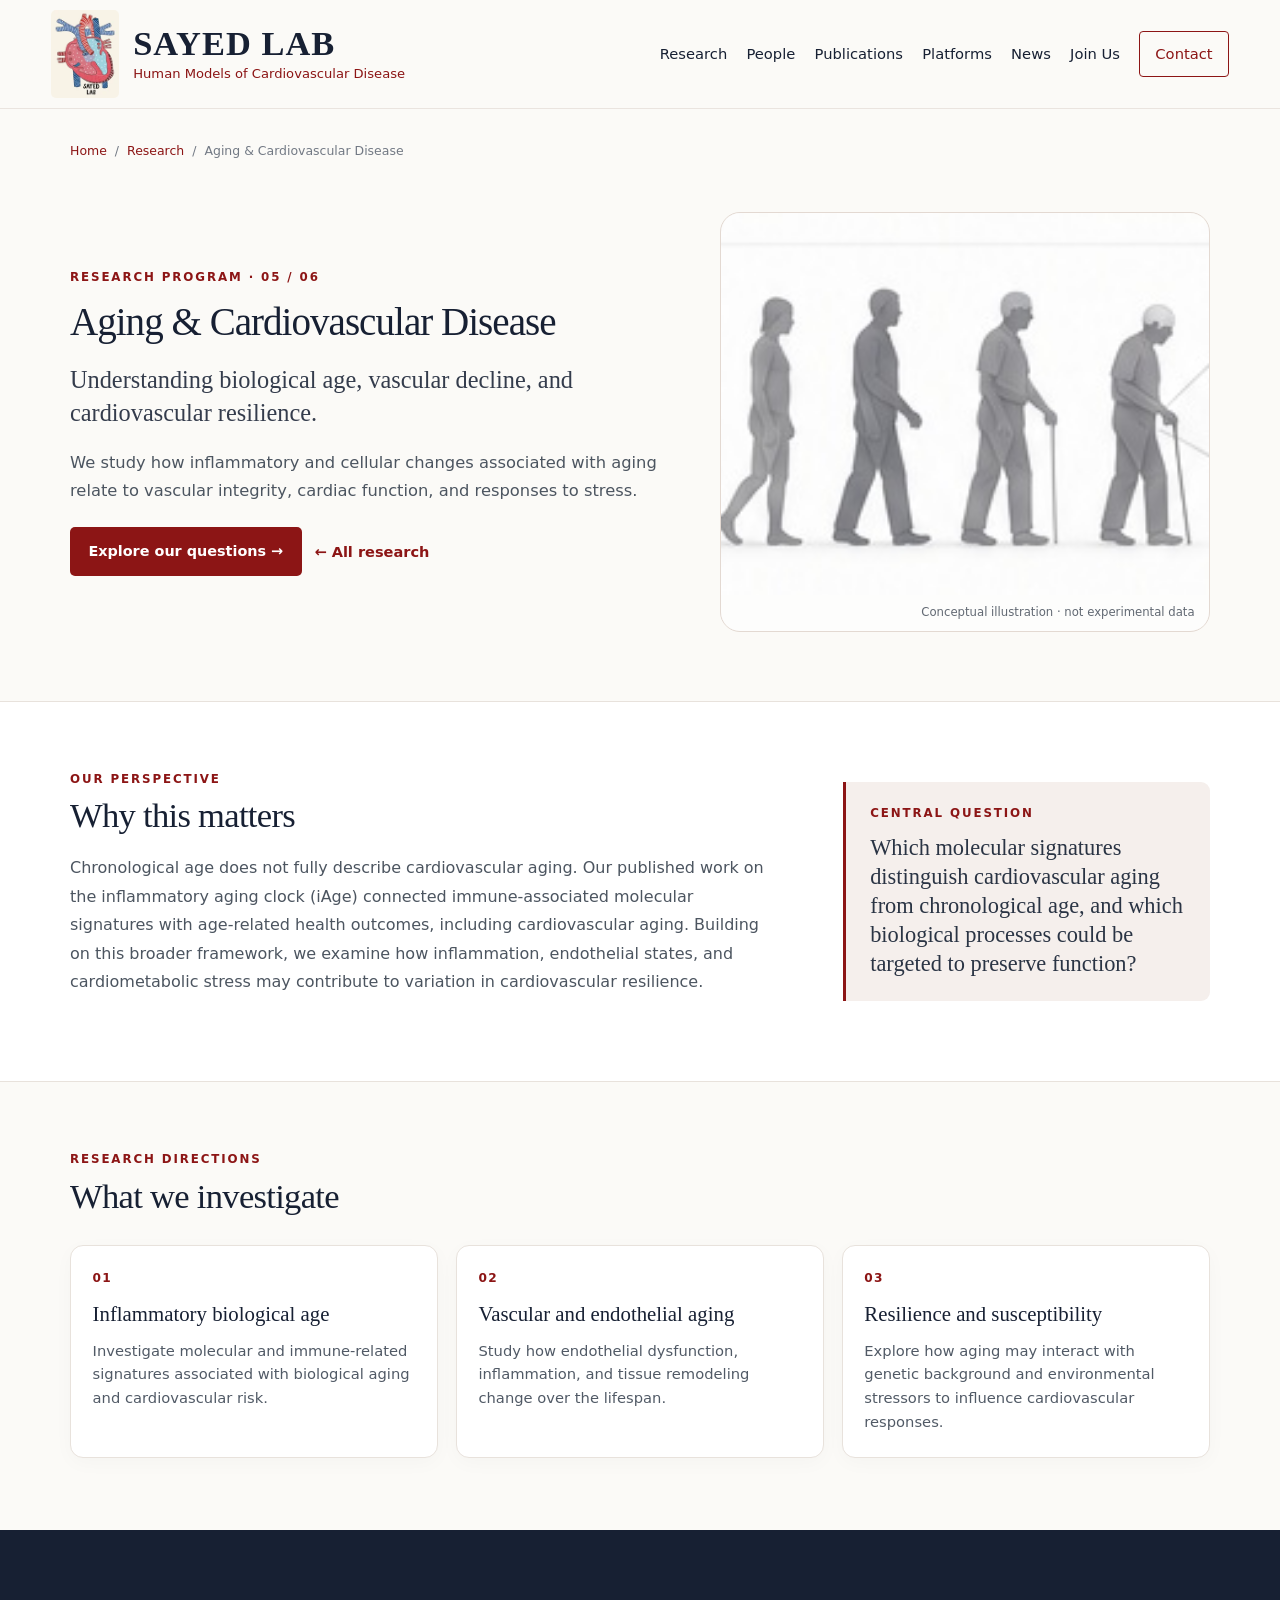
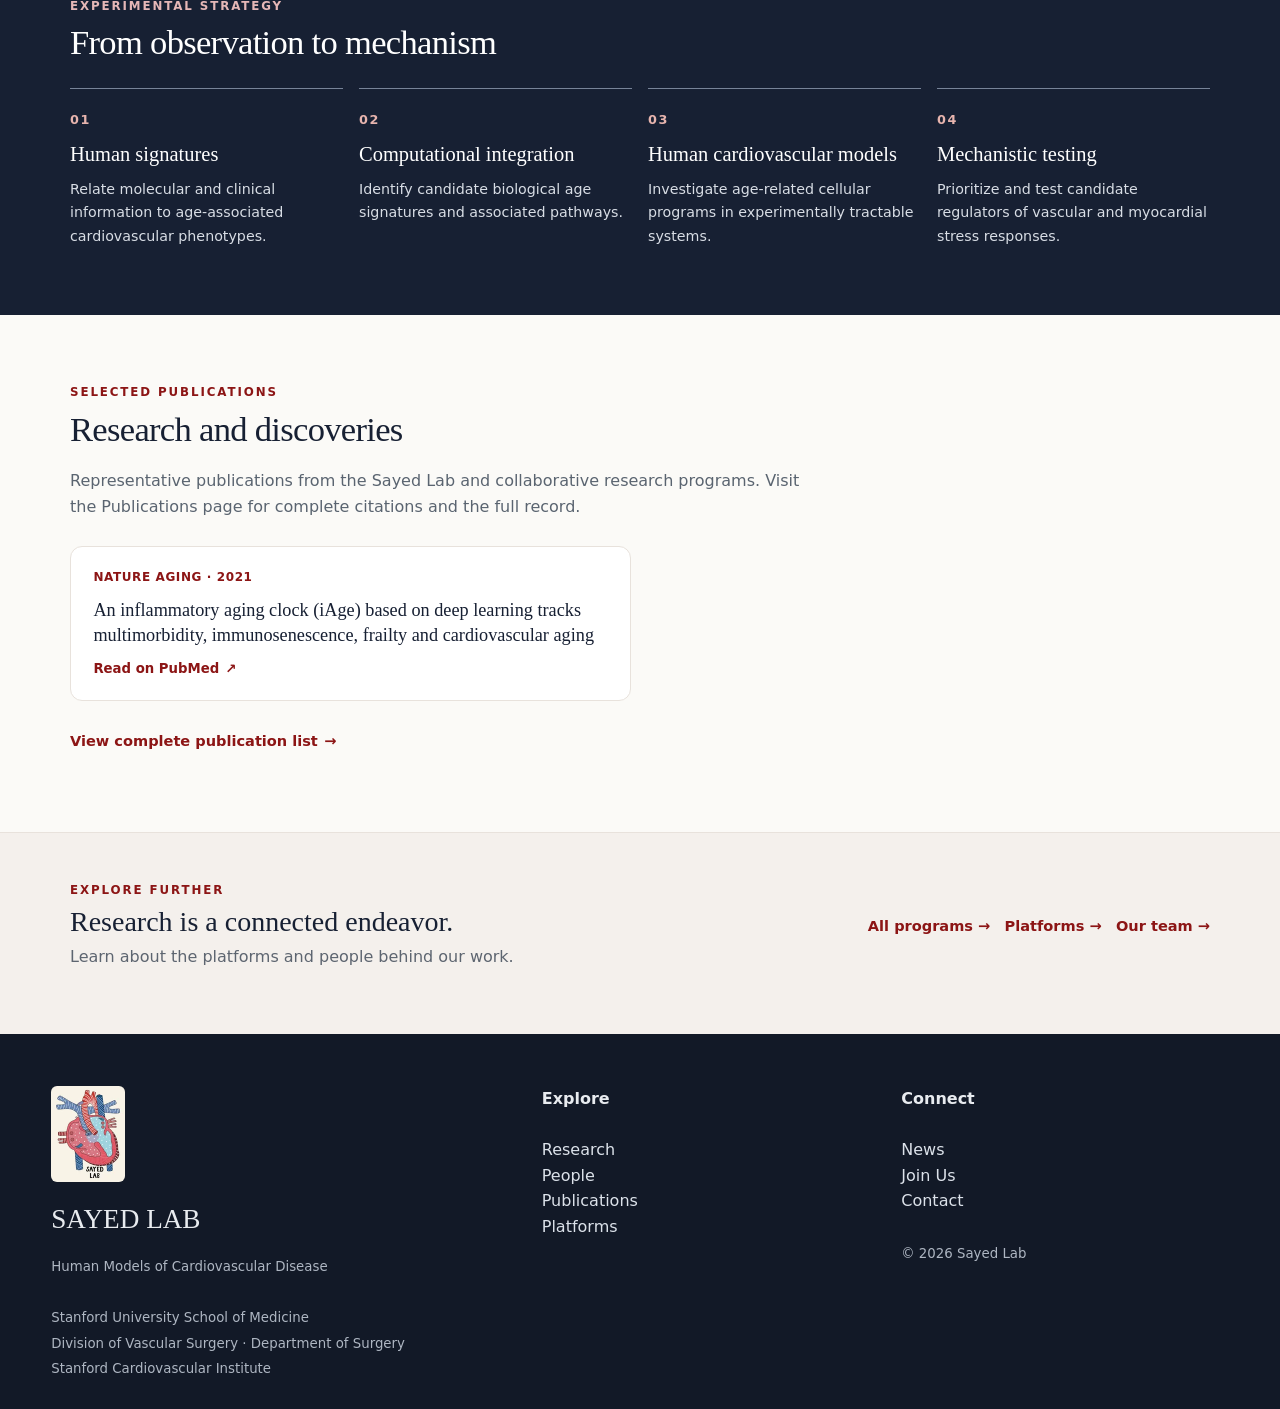
<file: aging.html>
<!doctype html><html lang="en"><head><meta charset="utf-8"><meta name="viewport" content="width=device-width,initial-scale=1">
<title>Aging &amp; Cardiovascular Disease | Sayed Lab</title><meta name="description" content="Aging & Cardiovascular Disease research at the Sayed Lab, Stanford University.">
<link rel="stylesheet" href="styles.css?v=20261025-research-type">
<link rel="stylesheet" href="site-branding.css?v=20261025-brand3">
<link rel="stylesheet" href="program-pages.css?v=20261025-research-type"></head><body><header class="header">
  <div class="container nav">
    <a href="index.html" class="brand site-brand">
      <img class="site-logo" src="assets/sayed-lab-logo.webp" alt="" width="148" height="192">
      <strong>SAYED LAB</strong>
      <span>Human Models of Cardiovascular Disease</span>
    </a>
    <nav class="navlinks">
      <a href="research.html">Research</a>
      <a href="people.html">People</a>
      <a href="publications.html">Publications</a>
      <a href="platforms.html">Platforms</a>
      <a href="news.html">News</a>
      <a href="join.html">Join Us</a>
      <a class="contact-btn" href="contact.html">Contact</a>
    </nav>
    <button class="menu-btn" aria-label="Open menu">☰</button>
  </div>
</header>

<main class="rp-page" id="main-content">
  <div class="rp-shell"><nav class="rp-breadcrumb" aria-label="Breadcrumb"><a href="index.html">Home</a><span aria-hidden="true">/</span><a href="research.html">Research</a><span aria-hidden="true">/</span><span aria-current="page">Aging &amp; Cardiovascular Disease</span></nav>
  <section class="rp-hero" aria-labelledby="rp-title"><div><div class="rp-eyebrow">Research program · 05 / 06</div><h1 id="rp-title">Aging &amp; Cardiovascular Disease</h1><p class="rp-deck">Understanding biological age, vascular decline, and cardiovascular resilience.</p><p class="rp-lead">We study how inflammatory and cellular changes associated with aging relate to vascular integrity, cardiac function, and responses to stress.</p><div class="rp-actions"><a class="rp-btn" href="#rp-focus">Explore our questions →</a><a class="rp-link" href="research.html">← All research</a></div></div>
  <figure class="rp-hero-figure"><img src="assets/research_aging.jpg" alt="Conceptual illustration accompanying Aging &amp; Cardiovascular Disease" loading="eager"><figcaption>Conceptual illustration · not experimental data</figcaption></figure></section></div>
  <section class="rp-intro" aria-labelledby="rp-why"><div class="rp-shell rp-intro-grid"><div><div class="rp-eyebrow">Our perspective</div><h2 id="rp-why">Why this matters</h2><p>Chronological age does not fully describe cardiovascular aging. Our published work on the inflammatory aging clock (iAge) connected immune-associated molecular signatures with age-related health outcomes, including cardiovascular aging. Building on this broader framework, we examine how inflammation, endothelial states, and cardiometabolic stress may contribute to variation in cardiovascular resilience.</p></div><aside class="rp-question"><div class="rp-eyebrow">Central question</div><h3>Which molecular signatures distinguish cardiovascular aging from chronological age, and which biological processes could be targeted to preserve function?</h3></aside></div></section>
  <section class="rp-topics" id="rp-focus" aria-labelledby="rp-focus-title"><div class="rp-shell"><div class="rp-eyebrow">Research directions</div><h2 id="rp-focus-title">What we investigate</h2><div class="rp-area-grid"><article class="rp-area"><div class="rp-index">01</div><h3>Inflammatory biological age</h3><p>Investigate molecular and immune-related signatures associated with biological aging and cardiovascular risk.</p></article>
<article class="rp-area"><div class="rp-index">02</div><h3>Vascular and endothelial aging</h3><p>Study how endothelial dysfunction, inflammation, and tissue remodeling change over the lifespan.</p></article>
<article class="rp-area"><div class="rp-index">03</div><h3>Resilience and susceptibility</h3><p>Explore how aging may interact with genetic background and environmental stressors to influence cardiovascular responses.</p></article></div></div></section>
  <section class="rp-method" aria-labelledby="rp-method-title"><div class="rp-shell"><div class="rp-eyebrow">Experimental strategy</div><h2 id="rp-method-title">From observation to mechanism</h2><div class="rp-step-grid"><article class="rp-step"><span>01</span><h3>Human signatures</h3><p>Relate molecular and clinical information to age-associated cardiovascular phenotypes.</p></article>
<article class="rp-step"><span>02</span><h3>Computational integration</h3><p>Identify candidate biological age signatures and associated pathways.</p></article>
<article class="rp-step"><span>03</span><h3>Human cardiovascular models</h3><p>Investigate age-related cellular programs in experimentally tractable systems.</p></article>
<article class="rp-step"><span>04</span><h3>Mechanistic testing</h3><p>Prioritize and test candidate regulators of vascular and myocardial stress responses.</p></article></div></div></section>
  <section class="rp-publications" aria-labelledby="rp-pubs-title"><div class="rp-shell"><div class="rp-eyebrow">Selected publications</div><h2 id="rp-pubs-title">Research and discoveries</h2><p class="rp-description">Representative publications from the Sayed Lab and collaborative research programs. Visit the Publications page for complete citations and the full record.</p><div class="rp-pub-list"><article class="rp-pub"><div class="rp-pub-journal">Nature Aging · 2021</div><h3>An inflammatory aging clock (iAge) based on deep learning tracks multimorbidity, immunosenescence, frailty and cardiovascular aging</h3><a class="rp-link" href="https://pubmed.ncbi.nlm.nih.gov/34888528/" target="_blank" rel="noopener noreferrer">Read on PubMed <span aria-hidden="true">↗</span></a></article></div><a class="rp-link" href="publications.html">View complete publication list <span aria-hidden="true">→</span></a></div></section>
  <section class="rp-foot" aria-label="Explore more"><div class="rp-shell rp-foot-inner"><div><div class="rp-eyebrow">Explore further</div><h2>Research is a connected endeavor.</h2><p>Learn about the platforms and people behind our work.</p></div><div class="rp-foot-actions"><a class="rp-link" href="research.html">All programs →</a><a class="rp-link" href="platforms.html">Platforms →</a><a class="rp-link" href="people.html">Our team →</a></div></div></section>
</main><footer class="footer">
  <div class="container footer-grid">
    <div>
      <div class="serif" style="font-size:1.7rem;margin-bottom:.7rem">SAYED LAB</div>
      <small>Human Models of Cardiovascular Disease</small><br><br>
      <small>Stanford University School of Medicine<br>
      Division of Vascular Surgery · Department of Surgery<br>
      Stanford Cardiovascular Institute</small>
    </div>
    <div>
      <strong>Explore</strong><br><br>
      <a href="research.html">Research</a><br>
      <a href="people.html">People</a><br>
      <a href="publications.html">Publications</a><br>
      <a href="platforms.html">Platforms</a>
    </div>
    <div>
      <strong>Connect</strong><br><br>
      <a href="news.html">News</a><br>
      <a href="join.html">Join Us</a><br>
      <a href="contact.html">Contact</a><br><br>
      <small>© 2026 Sayed Lab</small>
    </div>
  </div>
</footer>
<script src="script.js"></script></body></html>
</file>
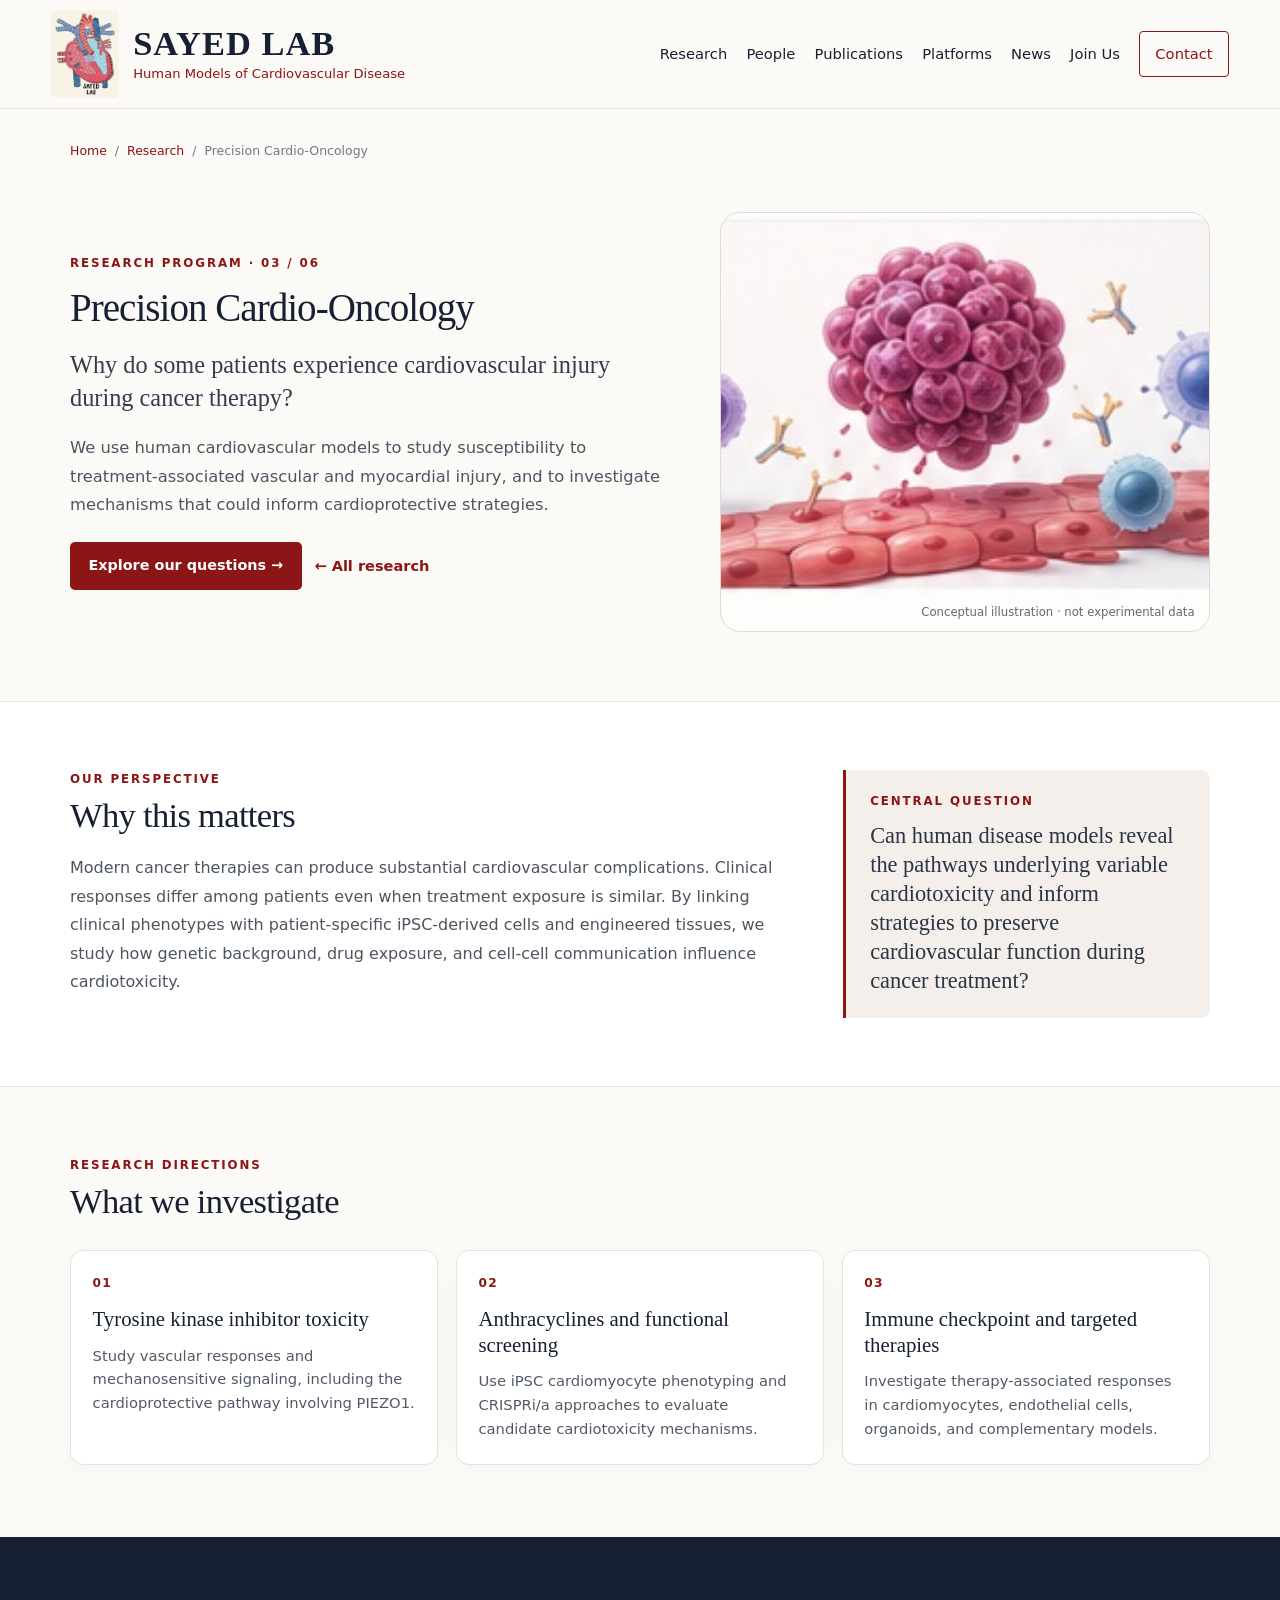
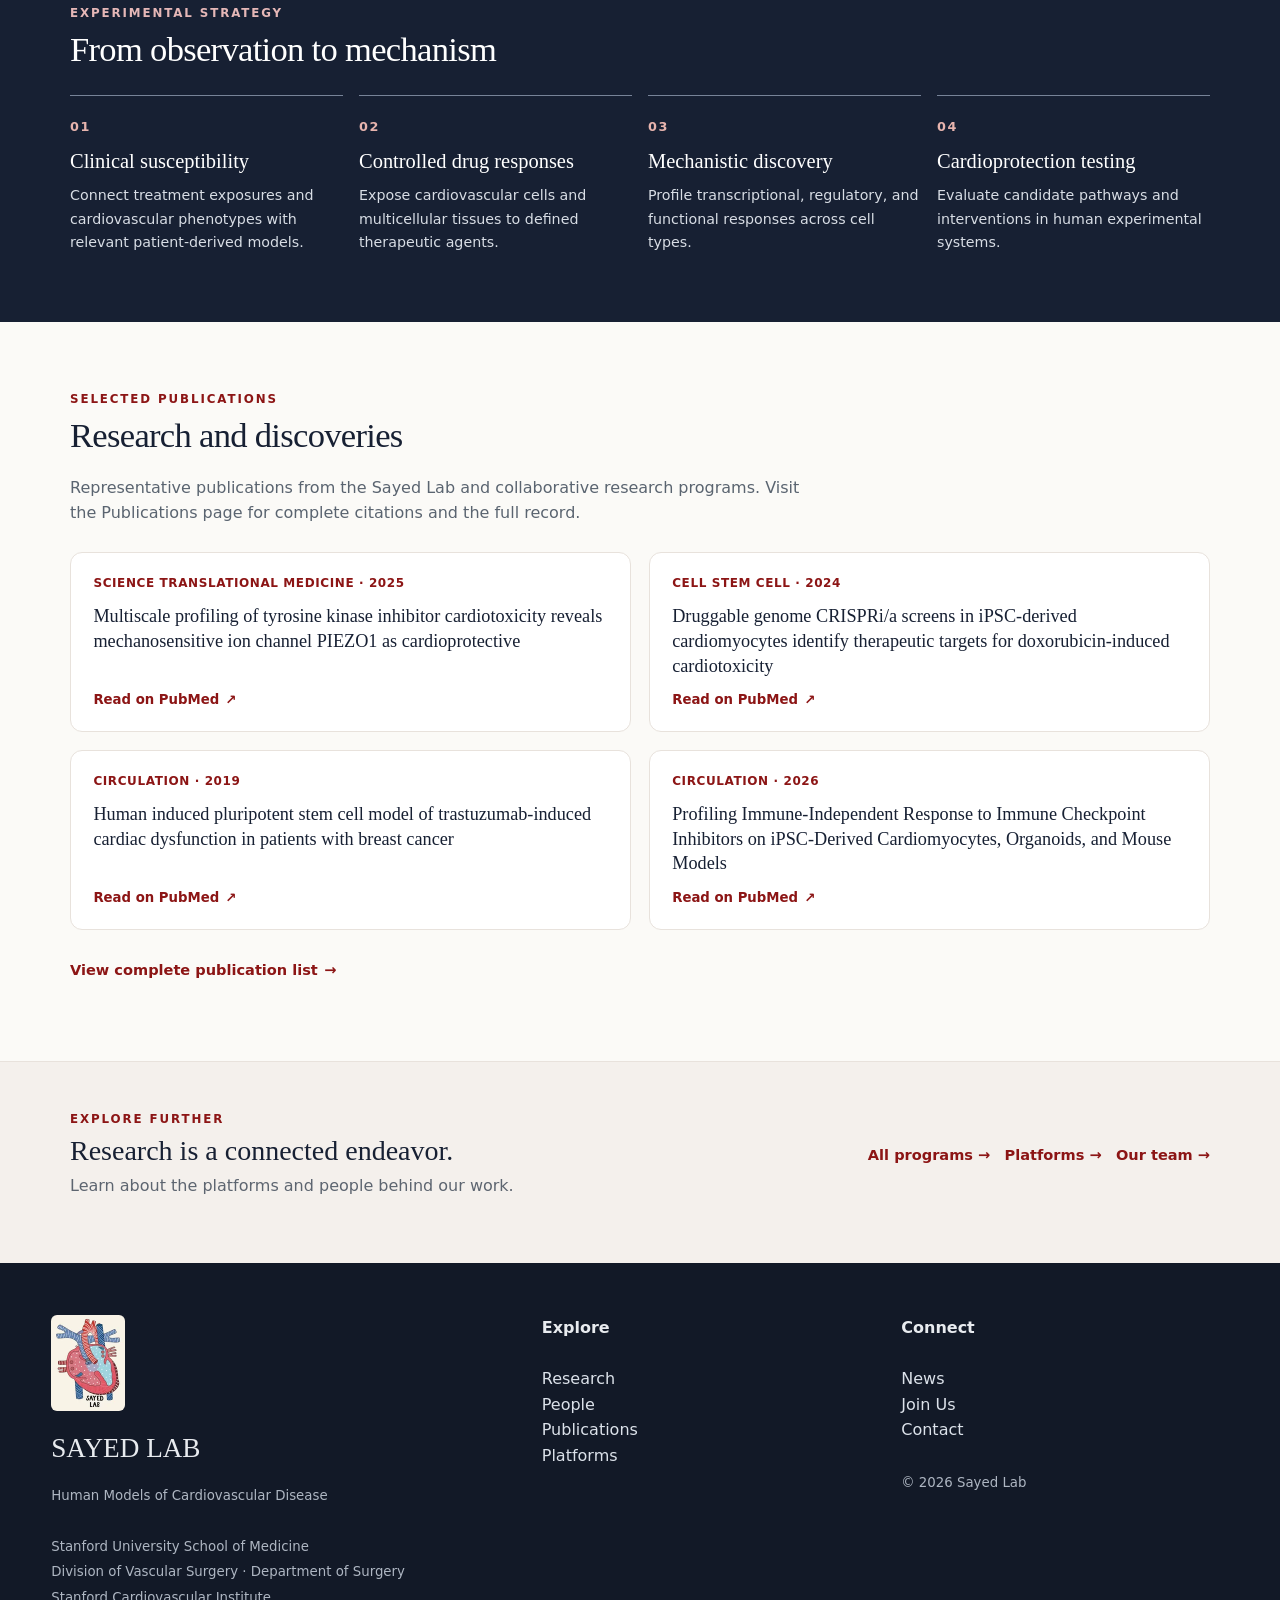
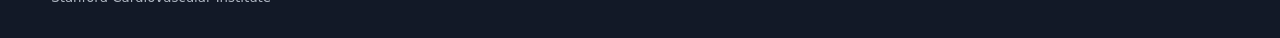
<file: cardio-oncology.html>
<!doctype html><html lang="en"><head><meta charset="utf-8"><meta name="viewport" content="width=device-width,initial-scale=1">
<title>Precision Cardio-Oncology | Sayed Lab</title><meta name="description" content="Precision Cardio-Oncology research at the Sayed Lab, Stanford University.">
<link rel="stylesheet" href="styles.css?v=20261025-research-type">
<link rel="stylesheet" href="site-branding.css?v=20261025-brand3">
<link rel="stylesheet" href="program-pages.css?v=20261025-research-type"></head><body><header class="header">
  <div class="container nav">
    <a href="index.html" class="brand site-brand">
      <img class="site-logo" src="assets/sayed-lab-logo.webp" alt="" width="148" height="192">
      <strong>SAYED LAB</strong>
      <span>Human Models of Cardiovascular Disease</span>
    </a>
    <nav class="navlinks">
      <a href="research.html">Research</a>
      <a href="people.html">People</a>
      <a href="publications.html">Publications</a>
      <a href="platforms.html">Platforms</a>
      <a href="news.html">News</a>
      <a href="join.html">Join Us</a>
      <a class="contact-btn" href="contact.html">Contact</a>
    </nav>
    <button class="menu-btn" aria-label="Open menu">☰</button>
  </div>
</header>

<main class="rp-page" id="main-content">
  <div class="rp-shell"><nav class="rp-breadcrumb" aria-label="Breadcrumb"><a href="index.html">Home</a><span aria-hidden="true">/</span><a href="research.html">Research</a><span aria-hidden="true">/</span><span aria-current="page">Precision Cardio-Oncology</span></nav>
  <section class="rp-hero" aria-labelledby="rp-title"><div><div class="rp-eyebrow">Research program · 03 / 06</div><h1 id="rp-title">Precision Cardio-Oncology</h1><p class="rp-deck">Why do some patients experience cardiovascular injury during cancer therapy?</p><p class="rp-lead">We use human cardiovascular models to study susceptibility to treatment-associated vascular and myocardial injury, and to investigate mechanisms that could inform cardioprotective strategies.</p><div class="rp-actions"><a class="rp-btn" href="#rp-focus">Explore our questions →</a><a class="rp-link" href="research.html">← All research</a></div></div>
  <figure class="rp-hero-figure"><img src="assets/research_cardio_oncology.jpg" alt="Conceptual illustration accompanying Precision Cardio-Oncology" loading="eager"><figcaption>Conceptual illustration · not experimental data</figcaption></figure></section></div>
  <section class="rp-intro" aria-labelledby="rp-why"><div class="rp-shell rp-intro-grid"><div><div class="rp-eyebrow">Our perspective</div><h2 id="rp-why">Why this matters</h2><p>Modern cancer therapies can produce substantial cardiovascular complications. Clinical responses differ among patients even when treatment exposure is similar. By linking clinical phenotypes with patient-specific iPSC-derived cells and engineered tissues, we study how genetic background, drug exposure, and cell-cell communication influence cardiotoxicity.</p></div><aside class="rp-question"><div class="rp-eyebrow">Central question</div><h3>Can human disease models reveal the pathways underlying variable cardiotoxicity and inform strategies to preserve cardiovascular function during cancer treatment?</h3></aside></div></section>
  <section class="rp-topics" id="rp-focus" aria-labelledby="rp-focus-title"><div class="rp-shell"><div class="rp-eyebrow">Research directions</div><h2 id="rp-focus-title">What we investigate</h2><div class="rp-area-grid"><article class="rp-area"><div class="rp-index">01</div><h3>Tyrosine kinase inhibitor toxicity</h3><p>Study vascular responses and mechanosensitive signaling, including the cardioprotective pathway involving PIEZO1.</p></article>
<article class="rp-area"><div class="rp-index">02</div><h3>Anthracyclines and functional screening</h3><p>Use iPSC cardiomyocyte phenotyping and CRISPRi/a approaches to evaluate candidate cardiotoxicity mechanisms.</p></article>
<article class="rp-area"><div class="rp-index">03</div><h3>Immune checkpoint and targeted therapies</h3><p>Investigate therapy-associated responses in cardiomyocytes, endothelial cells, organoids, and complementary models.</p></article></div></div></section>
  <section class="rp-method" aria-labelledby="rp-method-title"><div class="rp-shell"><div class="rp-eyebrow">Experimental strategy</div><h2 id="rp-method-title">From observation to mechanism</h2><div class="rp-step-grid"><article class="rp-step"><span>01</span><h3>Clinical susceptibility</h3><p>Connect treatment exposures and cardiovascular phenotypes with relevant patient-derived models.</p></article>
<article class="rp-step"><span>02</span><h3>Controlled drug responses</h3><p>Expose cardiovascular cells and multicellular tissues to defined therapeutic agents.</p></article>
<article class="rp-step"><span>03</span><h3>Mechanistic discovery</h3><p>Profile transcriptional, regulatory, and functional responses across cell types.</p></article>
<article class="rp-step"><span>04</span><h3>Cardioprotection testing</h3><p>Evaluate candidate pathways and interventions in human experimental systems.</p></article></div></div></section>
  <section class="rp-publications" aria-labelledby="rp-pubs-title"><div class="rp-shell"><div class="rp-eyebrow">Selected publications</div><h2 id="rp-pubs-title">Research and discoveries</h2><p class="rp-description">Representative publications from the Sayed Lab and collaborative research programs. Visit the Publications page for complete citations and the full record.</p><div class="rp-pub-list"><article class="rp-pub"><div class="rp-pub-journal">Science Translational Medicine · 2025</div><h3>Multiscale profiling of tyrosine kinase inhibitor cardiotoxicity reveals mechanosensitive ion channel PIEZO1 as cardioprotective</h3><a class="rp-link" href="https://pubmed.ncbi.nlm.nih.gov/41406242/" target="_blank" rel="noopener noreferrer">Read on PubMed <span aria-hidden="true">↗</span></a></article>
<article class="rp-pub"><div class="rp-pub-journal">Cell Stem Cell · 2024</div><h3>Druggable genome CRISPRi/a screens in iPSC-derived cardiomyocytes identify therapeutic targets for doxorubicin-induced cardiotoxicity</h3><a class="rp-link" href="https://pubmed.ncbi.nlm.nih.gov/39515331/" target="_blank" rel="noopener noreferrer">Read on PubMed <span aria-hidden="true">↗</span></a></article>
<article class="rp-pub"><div class="rp-pub-journal">Circulation · 2019</div><h3>Human induced pluripotent stem cell model of trastuzumab-induced cardiac dysfunction in patients with breast cancer</h3><a class="rp-link" href="https://pubmed.ncbi.nlm.nih.gov/30866650/" target="_blank" rel="noopener noreferrer">Read on PubMed <span aria-hidden="true">↗</span></a></article>
<article class="rp-pub"><div class="rp-pub-journal">Circulation · 2026</div><h3>Profiling Immune-Independent Response to Immune Checkpoint Inhibitors on iPSC-Derived Cardiomyocytes, Organoids, and Mouse Models</h3><a class="rp-link" href="https://pubmed.ncbi.nlm.nih.gov/?term=%22Profiling+Immune-Independent+Response+to+Immune+Checkpoint+Inhibitors+on+iPSC-Derived+Cardiomyocytes%2C+Organoids%2C+and+Mouse+Models%22" target="_blank" rel="noopener noreferrer">Read on PubMed <span aria-hidden="true">↗</span></a></article></div><a class="rp-link" href="publications.html">View complete publication list <span aria-hidden="true">→</span></a></div></section>
  <section class="rp-foot" aria-label="Explore more"><div class="rp-shell rp-foot-inner"><div><div class="rp-eyebrow">Explore further</div><h2>Research is a connected endeavor.</h2><p>Learn about the platforms and people behind our work.</p></div><div class="rp-foot-actions"><a class="rp-link" href="research.html">All programs →</a><a class="rp-link" href="platforms.html">Platforms →</a><a class="rp-link" href="people.html">Our team →</a></div></div></section>
</main><footer class="footer">
  <div class="container footer-grid">
    <div>
      <div class="serif" style="font-size:1.7rem;margin-bottom:.7rem">SAYED LAB</div>
      <small>Human Models of Cardiovascular Disease</small><br><br>
      <small>Stanford University School of Medicine<br>
      Division of Vascular Surgery · Department of Surgery<br>
      Stanford Cardiovascular Institute</small>
    </div>
    <div>
      <strong>Explore</strong><br><br>
      <a href="research.html">Research</a><br>
      <a href="people.html">People</a><br>
      <a href="publications.html">Publications</a><br>
      <a href="platforms.html">Platforms</a>
    </div>
    <div>
      <strong>Connect</strong><br><br>
      <a href="news.html">News</a><br>
      <a href="join.html">Join Us</a><br>
      <a href="contact.html">Contact</a><br><br>
      <small>© 2026 Sayed Lab</small>
    </div>
  </div>
</footer>
<script src="script.js"></script></body></html>
</file>
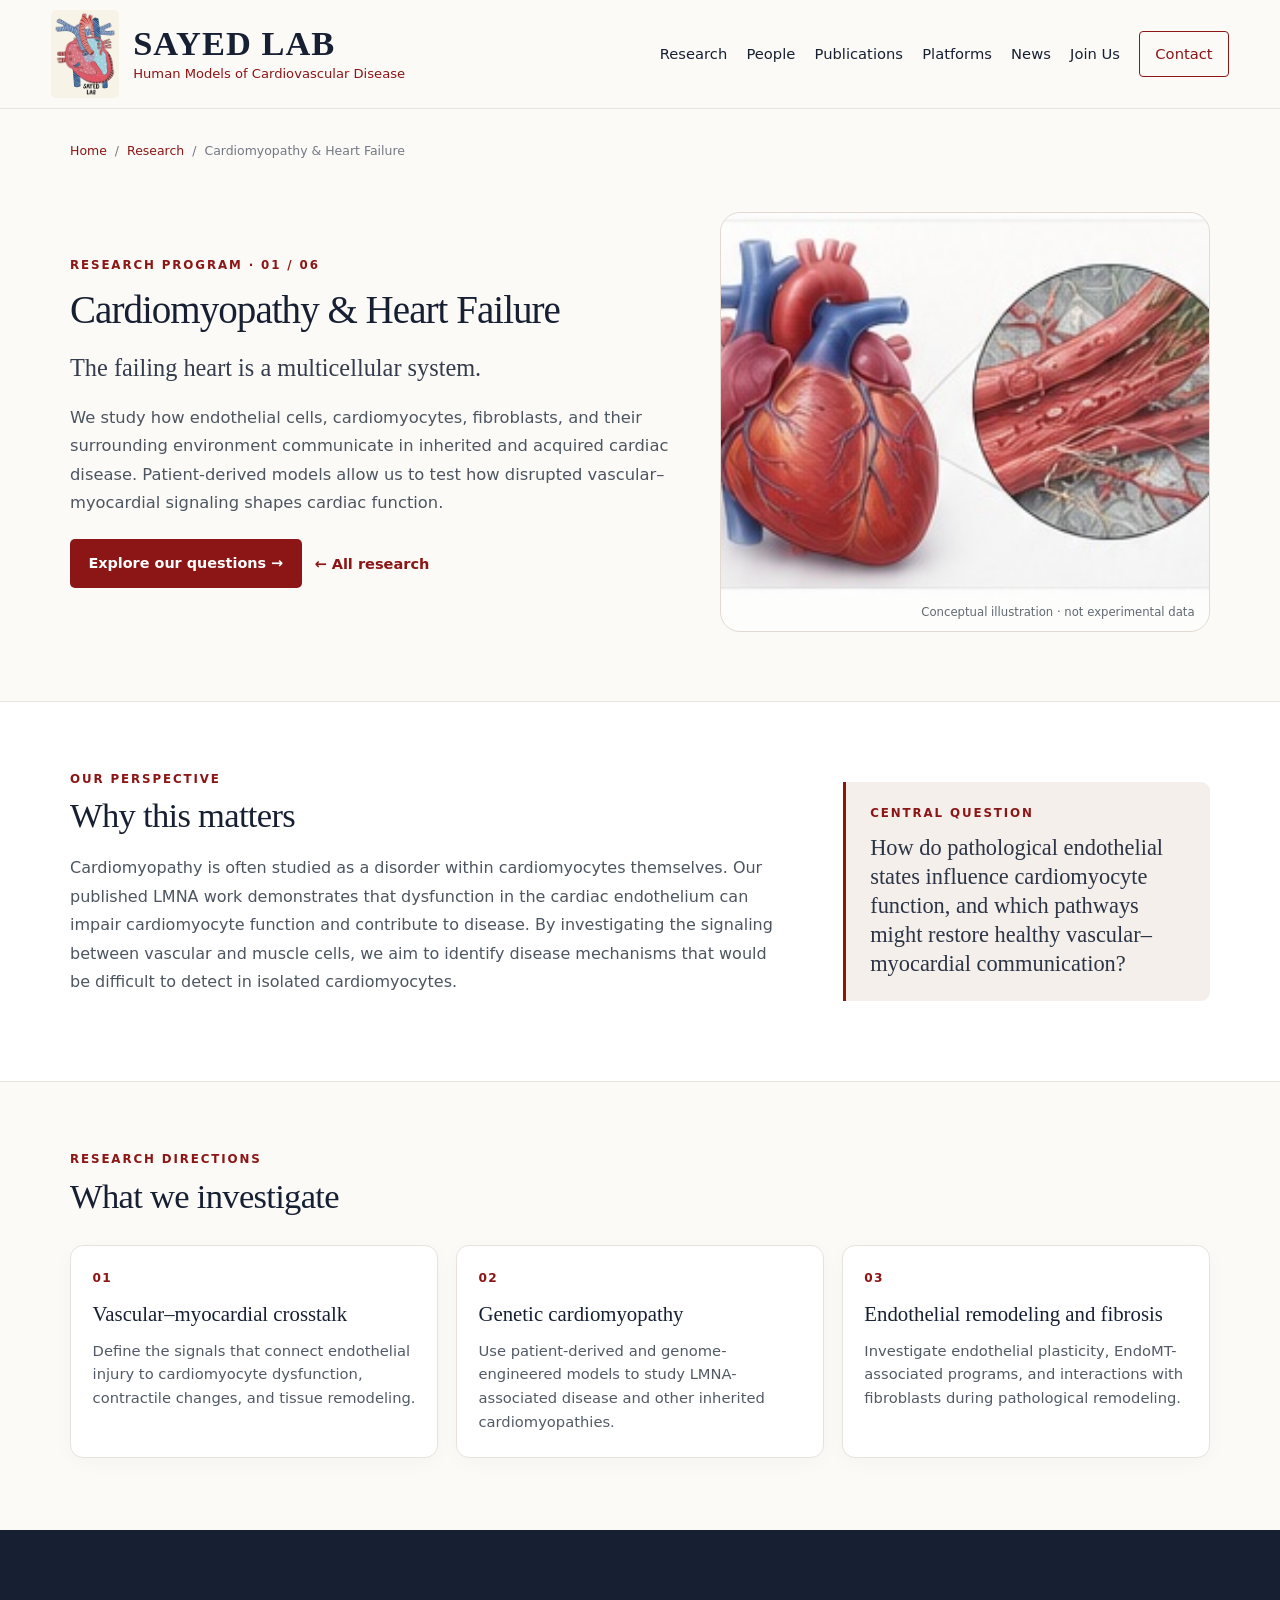
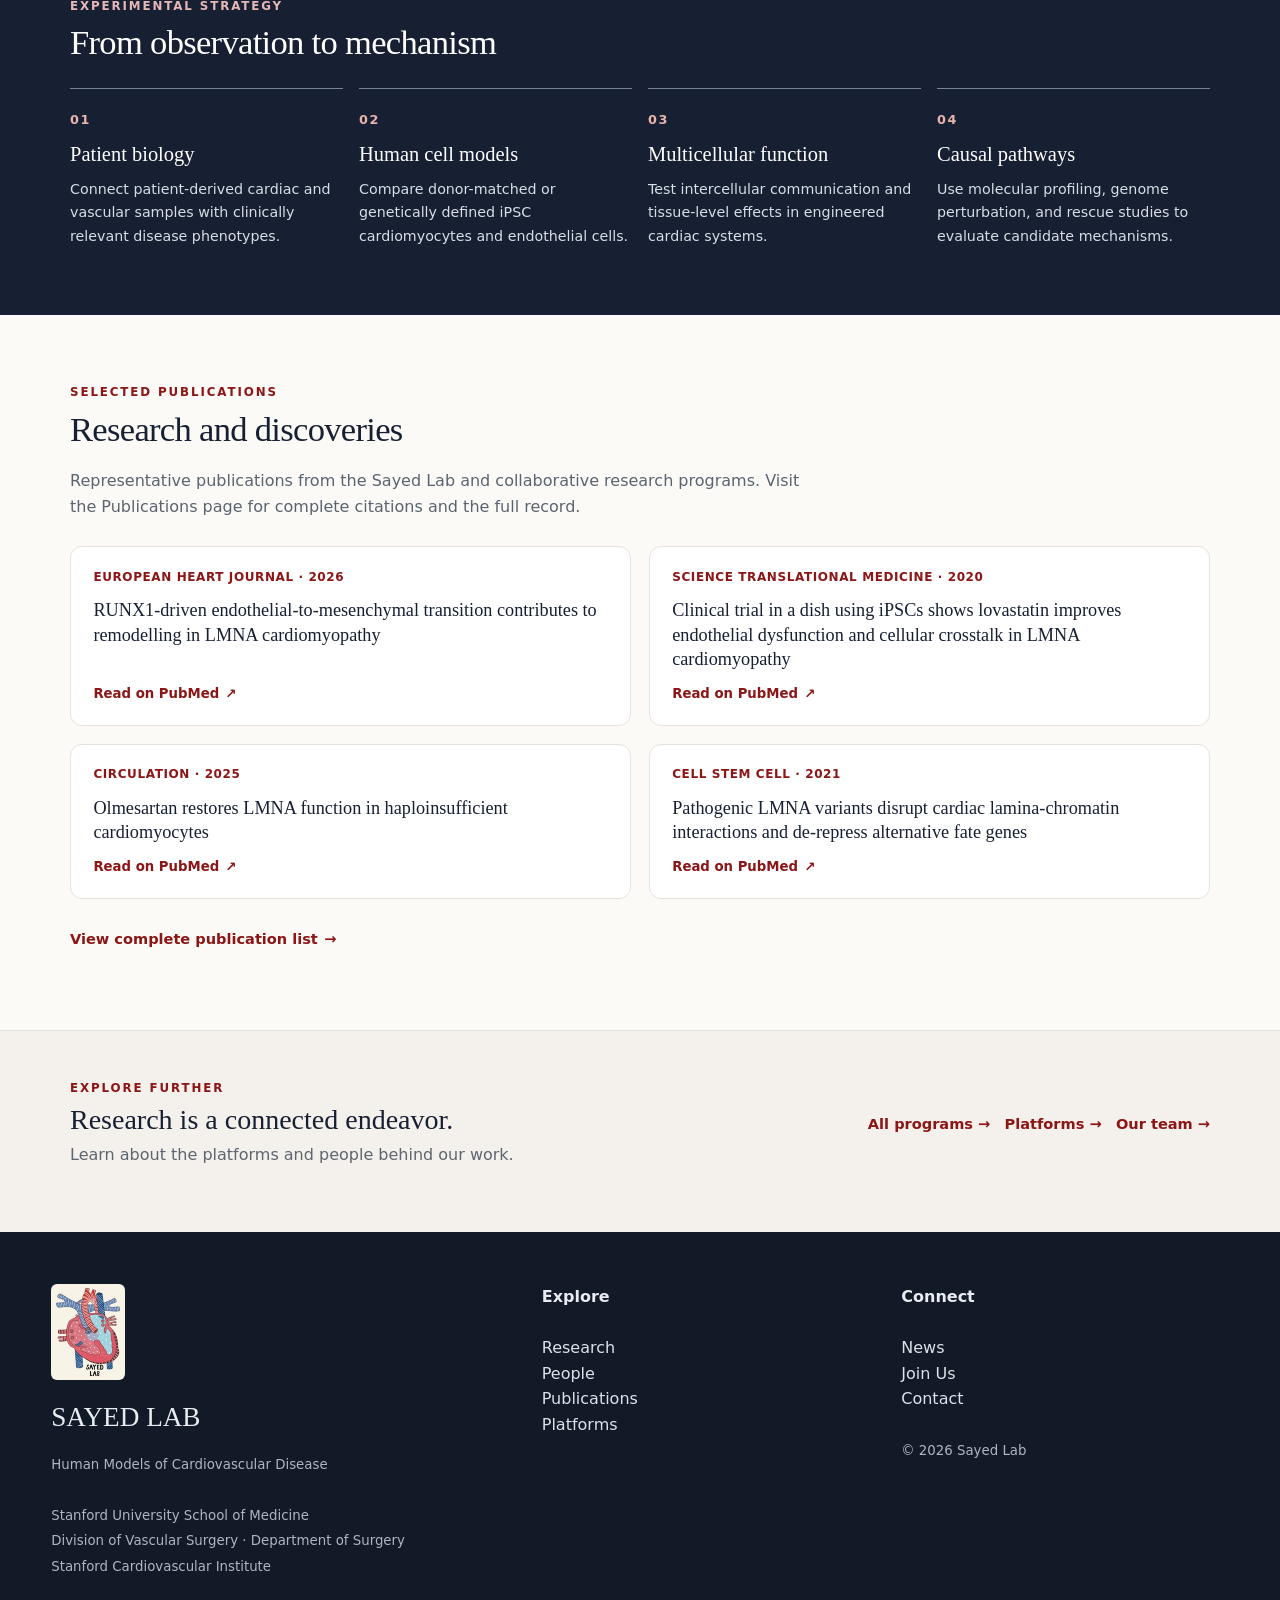
<file: cardiomyopathy.html>
<!doctype html><html lang="en"><head><meta charset="utf-8"><meta name="viewport" content="width=device-width,initial-scale=1">
<title>Cardiomyopathy &amp; Heart Failure | Sayed Lab</title><meta name="description" content="Cardiomyopathy & Heart Failure research at the Sayed Lab, Stanford University.">
<link rel="stylesheet" href="styles.css?v=20261025-research-type">
<link rel="stylesheet" href="site-branding.css?v=20261025-brand3">
<link rel="stylesheet" href="program-pages.css?v=20261025-research-type"></head><body><header class="header">
  <div class="container nav">
    <a href="index.html" class="brand site-brand">
      <img class="site-logo" src="assets/sayed-lab-logo.webp" alt="" width="148" height="192">
      <strong>SAYED LAB</strong>
      <span>Human Models of Cardiovascular Disease</span>
    </a>
    <nav class="navlinks">
      <a href="research.html">Research</a>
      <a href="people.html">People</a>
      <a href="publications.html">Publications</a>
      <a href="platforms.html">Platforms</a>
      <a href="news.html">News</a>
      <a href="join.html">Join Us</a>
      <a class="contact-btn" href="contact.html">Contact</a>
    </nav>
    <button class="menu-btn" aria-label="Open menu">☰</button>
  </div>
</header>

<main class="rp-page" id="main-content">
  <div class="rp-shell"><nav class="rp-breadcrumb" aria-label="Breadcrumb"><a href="index.html">Home</a><span aria-hidden="true">/</span><a href="research.html">Research</a><span aria-hidden="true">/</span><span aria-current="page">Cardiomyopathy &amp; Heart Failure</span></nav>
  <section class="rp-hero" aria-labelledby="rp-title"><div><div class="rp-eyebrow">Research program · 01 / 06</div><h1 id="rp-title">Cardiomyopathy &amp; Heart Failure</h1><p class="rp-deck">The failing heart is a multicellular system.</p><p class="rp-lead">We study how endothelial cells, cardiomyocytes, fibroblasts, and their surrounding environment communicate in inherited and acquired cardiac disease. Patient-derived models allow us to test how disrupted vascular–myocardial signaling shapes cardiac function.</p><div class="rp-actions"><a class="rp-btn" href="#rp-focus">Explore our questions →</a><a class="rp-link" href="research.html">← All research</a></div></div>
  <figure class="rp-hero-figure"><img src="assets/research_cardiomyopathy.jpg" alt="Conceptual illustration accompanying Cardiomyopathy &amp; Heart Failure" loading="eager"><figcaption>Conceptual illustration · not experimental data</figcaption></figure></section></div>
  <section class="rp-intro" aria-labelledby="rp-why"><div class="rp-shell rp-intro-grid"><div><div class="rp-eyebrow">Our perspective</div><h2 id="rp-why">Why this matters</h2><p>Cardiomyopathy is often studied as a disorder within cardiomyocytes themselves. Our published LMNA work demonstrates that dysfunction in the cardiac endothelium can impair cardiomyocyte function and contribute to disease. By investigating the signaling between vascular and muscle cells, we aim to identify disease mechanisms that would be difficult to detect in isolated cardiomyocytes.</p></div><aside class="rp-question"><div class="rp-eyebrow">Central question</div><h3>How do pathological endothelial states influence cardiomyocyte function, and which pathways might restore healthy vascular–myocardial communication?</h3></aside></div></section>
  <section class="rp-topics" id="rp-focus" aria-labelledby="rp-focus-title"><div class="rp-shell"><div class="rp-eyebrow">Research directions</div><h2 id="rp-focus-title">What we investigate</h2><div class="rp-area-grid"><article class="rp-area"><div class="rp-index">01</div><h3>Vascular–myocardial crosstalk</h3><p>Define the signals that connect endothelial injury to cardiomyocyte dysfunction, contractile changes, and tissue remodeling.</p></article>
<article class="rp-area"><div class="rp-index">02</div><h3>Genetic cardiomyopathy</h3><p>Use patient-derived and genome-engineered models to study LMNA-associated disease and other inherited cardiomyopathies.</p></article>
<article class="rp-area"><div class="rp-index">03</div><h3>Endothelial remodeling and fibrosis</h3><p>Investigate endothelial plasticity, EndoMT-associated programs, and interactions with fibroblasts during pathological remodeling.</p></article></div></div></section>
  <section class="rp-method" aria-labelledby="rp-method-title"><div class="rp-shell"><div class="rp-eyebrow">Experimental strategy</div><h2 id="rp-method-title">From observation to mechanism</h2><div class="rp-step-grid"><article class="rp-step"><span>01</span><h3>Patient biology</h3><p>Connect patient-derived cardiac and vascular samples with clinically relevant disease phenotypes.</p></article>
<article class="rp-step"><span>02</span><h3>Human cell models</h3><p>Compare donor-matched or genetically defined iPSC cardiomyocytes and endothelial cells.</p></article>
<article class="rp-step"><span>03</span><h3>Multicellular function</h3><p>Test intercellular communication and tissue-level effects in engineered cardiac systems.</p></article>
<article class="rp-step"><span>04</span><h3>Causal pathways</h3><p>Use molecular profiling, genome perturbation, and rescue studies to evaluate candidate mechanisms.</p></article></div></div></section>
  <section class="rp-publications" aria-labelledby="rp-pubs-title"><div class="rp-shell"><div class="rp-eyebrow">Selected publications</div><h2 id="rp-pubs-title">Research and discoveries</h2><p class="rp-description">Representative publications from the Sayed Lab and collaborative research programs. Visit the Publications page for complete citations and the full record.</p><div class="rp-pub-list"><article class="rp-pub"><div class="rp-pub-journal">European Heart Journal · 2026</div><h3>RUNX1-driven endothelial-to-mesenchymal transition contributes to remodelling in LMNA cardiomyopathy</h3><a class="rp-link" href="https://pubmed.ncbi.nlm.nih.gov/?term=%22RUNX1-driven+endothelial-to-mesenchymal+transition+contributes+to+remodelling+in+LMNA+cardiomyopathy%22" target="_blank" rel="noopener noreferrer">Read on PubMed <span aria-hidden="true">↗</span></a></article>
<article class="rp-pub"><div class="rp-pub-journal">Science Translational Medicine · 2020</div><h3>Clinical trial in a dish using iPSCs shows lovastatin improves endothelial dysfunction and cellular crosstalk in LMNA cardiomyopathy</h3><a class="rp-link" href="https://pubmed.ncbi.nlm.nih.gov/32727917/" target="_blank" rel="noopener noreferrer">Read on PubMed <span aria-hidden="true">↗</span></a></article>
<article class="rp-pub"><div class="rp-pub-journal">Circulation · 2025</div><h3>Olmesartan restores LMNA function in haploinsufficient cardiomyocytes</h3><a class="rp-link" href="https://pubmed.ncbi.nlm.nih.gov/40166828/" target="_blank" rel="noopener noreferrer">Read on PubMed <span aria-hidden="true">↗</span></a></article>
<article class="rp-pub"><div class="rp-pub-journal">Cell Stem Cell · 2021</div><h3>Pathogenic LMNA variants disrupt cardiac lamina-chromatin interactions and de-repress alternative fate genes</h3><a class="rp-link" href="https://pubmed.ncbi.nlm.nih.gov/33529599/" target="_blank" rel="noopener noreferrer">Read on PubMed <span aria-hidden="true">↗</span></a></article></div><a class="rp-link" href="publications.html">View complete publication list <span aria-hidden="true">→</span></a></div></section>
  <section class="rp-foot" aria-label="Explore more"><div class="rp-shell rp-foot-inner"><div><div class="rp-eyebrow">Explore further</div><h2>Research is a connected endeavor.</h2><p>Learn about the platforms and people behind our work.</p></div><div class="rp-foot-actions"><a class="rp-link" href="research.html">All programs →</a><a class="rp-link" href="platforms.html">Platforms →</a><a class="rp-link" href="people.html">Our team →</a></div></div></section>
</main><footer class="footer">
  <div class="container footer-grid">
    <div>
      <div class="serif" style="font-size:1.7rem;margin-bottom:.7rem">SAYED LAB</div>
      <small>Human Models of Cardiovascular Disease</small><br><br>
      <small>Stanford University School of Medicine<br>
      Division of Vascular Surgery · Department of Surgery<br>
      Stanford Cardiovascular Institute</small>
    </div>
    <div>
      <strong>Explore</strong><br><br>
      <a href="research.html">Research</a><br>
      <a href="people.html">People</a><br>
      <a href="publications.html">Publications</a><br>
      <a href="platforms.html">Platforms</a>
    </div>
    <div>
      <strong>Connect</strong><br><br>
      <a href="news.html">News</a><br>
      <a href="join.html">Join Us</a><br>
      <a href="contact.html">Contact</a><br><br>
      <small>© 2026 Sayed Lab</small>
    </div>
  </div>
</footer>
<script src="script.js"></script></body></html>
</file>
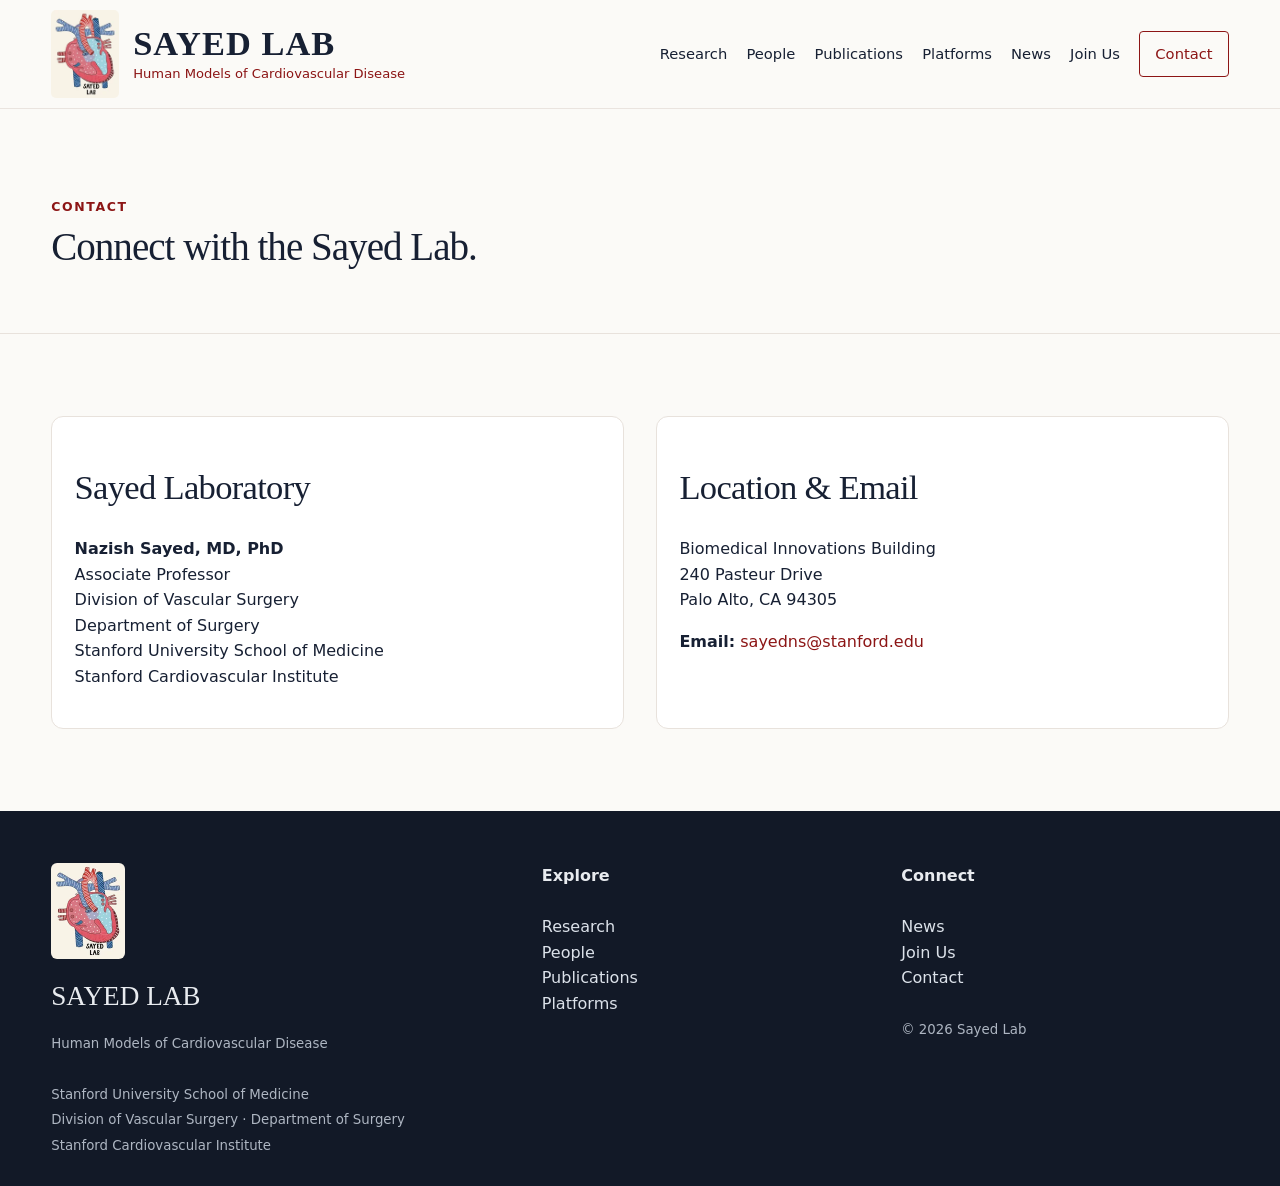
<file: contact.html>
<!doctype html>
<html lang="en">
<head>
<meta charset="utf-8">
<meta name="viewport" content="width=device-width,initial-scale=1">
<title>Contact | Sayed Lab</title>
<meta name="description" content="Sayed Lab at Stanford University — human models of cardiovascular disease.">
<link rel="stylesheet" href="styles.css?v=20261025-research-type">
<link rel="stylesheet" href="site-branding.css?v=20261025-brand3">
</head>
<body>

<header class="header">
  <div class="container nav">
    <a href="index.html" class="brand site-brand">
      <img class="site-logo" src="assets/sayed-lab-logo.webp" alt="" width="148" height="192">
      <strong>SAYED LAB</strong>
      <span>Human Models of Cardiovascular Disease</span>
    </a>
    <nav class="navlinks">
      <a href="research.html">Research</a>
      <a href="people.html">People</a>
      <a href="publications.html">Publications</a>
      <a href="platforms.html">Platforms</a>
      <a href="news.html">News</a>
      <a href="join.html">Join Us</a>
      <a class="contact-btn" href="contact.html">Contact</a>
    </nav>
    <button class="menu-btn" aria-label="Open menu">☰</button>
  </div>
</header>


<main>
<section class="page-hero"><div class="container"><div class="eyebrow">Contact</div><h1>Connect with the Sayed Lab.</h1></div></section>
<section><div class="container content-grid">
  <article class="content-card"><h2>Sayed Laboratory</h2><p><strong>Nazish Sayed, MD, PhD</strong><br>Associate Professor<br>Division of Vascular Surgery<br>Department of Surgery<br>Stanford University School of Medicine<br>Stanford Cardiovascular Institute</p></article>
  <article class="content-card"><h2>Location & Email</h2><p>Biomedical Innovations Building<br>240 Pasteur Drive<br>Palo Alto, CA 94305</p><p><strong>Email:</strong> <a style="color:#8C1515" href="mailto:sayedns@stanford.edu">sayedns@stanford.edu</a></p></article>
</div></section>
</main>


<footer class="footer">
  <div class="container footer-grid">
    <div>
      <div class="serif" style="font-size:1.7rem;margin-bottom:.7rem">SAYED LAB</div>
      <small>Human Models of Cardiovascular Disease</small><br><br>
      <small>Stanford University School of Medicine<br>
      Division of Vascular Surgery · Department of Surgery<br>
      Stanford Cardiovascular Institute</small>
    </div>
    <div>
      <strong>Explore</strong><br><br>
      <a href="research.html">Research</a><br>
      <a href="people.html">People</a><br>
      <a href="publications.html">Publications</a><br>
      <a href="platforms.html">Platforms</a>
    </div>
    <div>
      <strong>Connect</strong><br><br>
      <a href="news.html">News</a><br>
      <a href="join.html">Join Us</a><br>
      <a href="contact.html">Contact</a><br><br>
      <small>© 2026 Sayed Lab</small>
    </div>
  </div>
</footer>
<script src="script.js"></script>

</body>
</html>
</file>
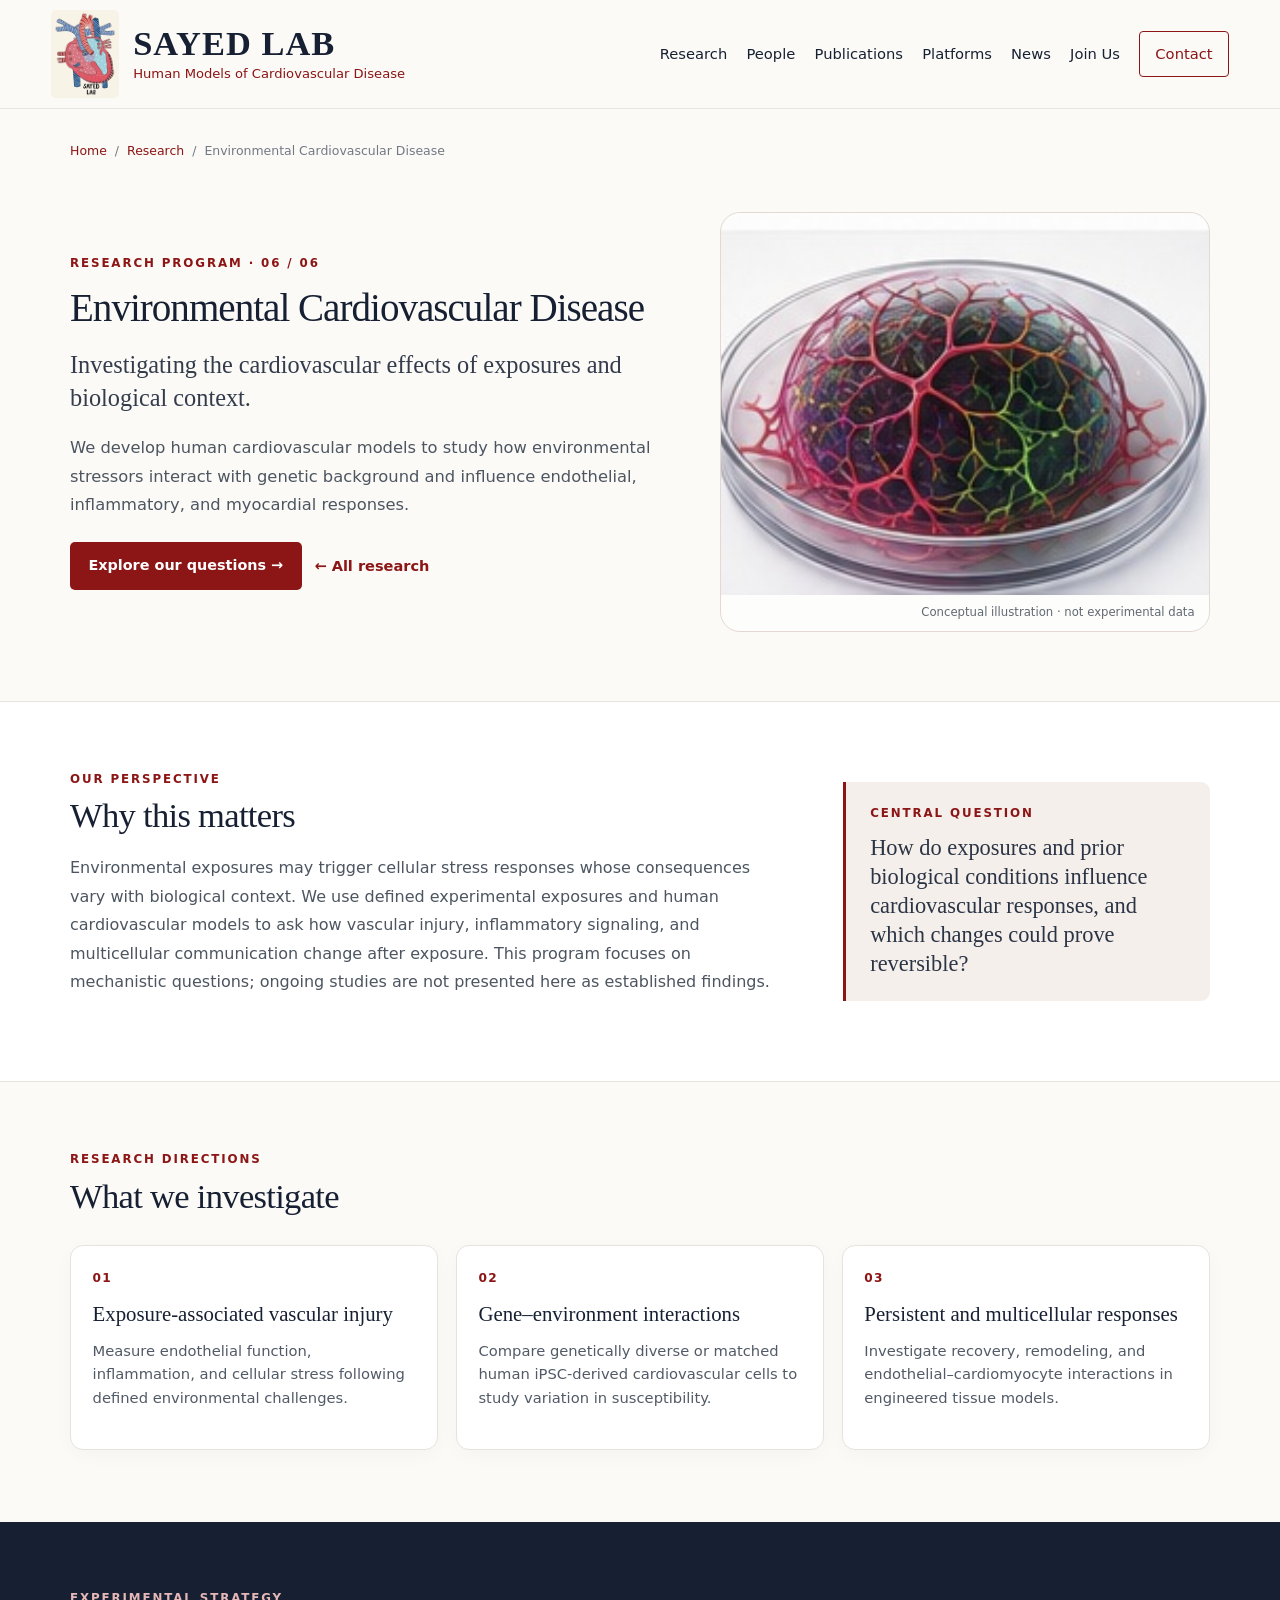
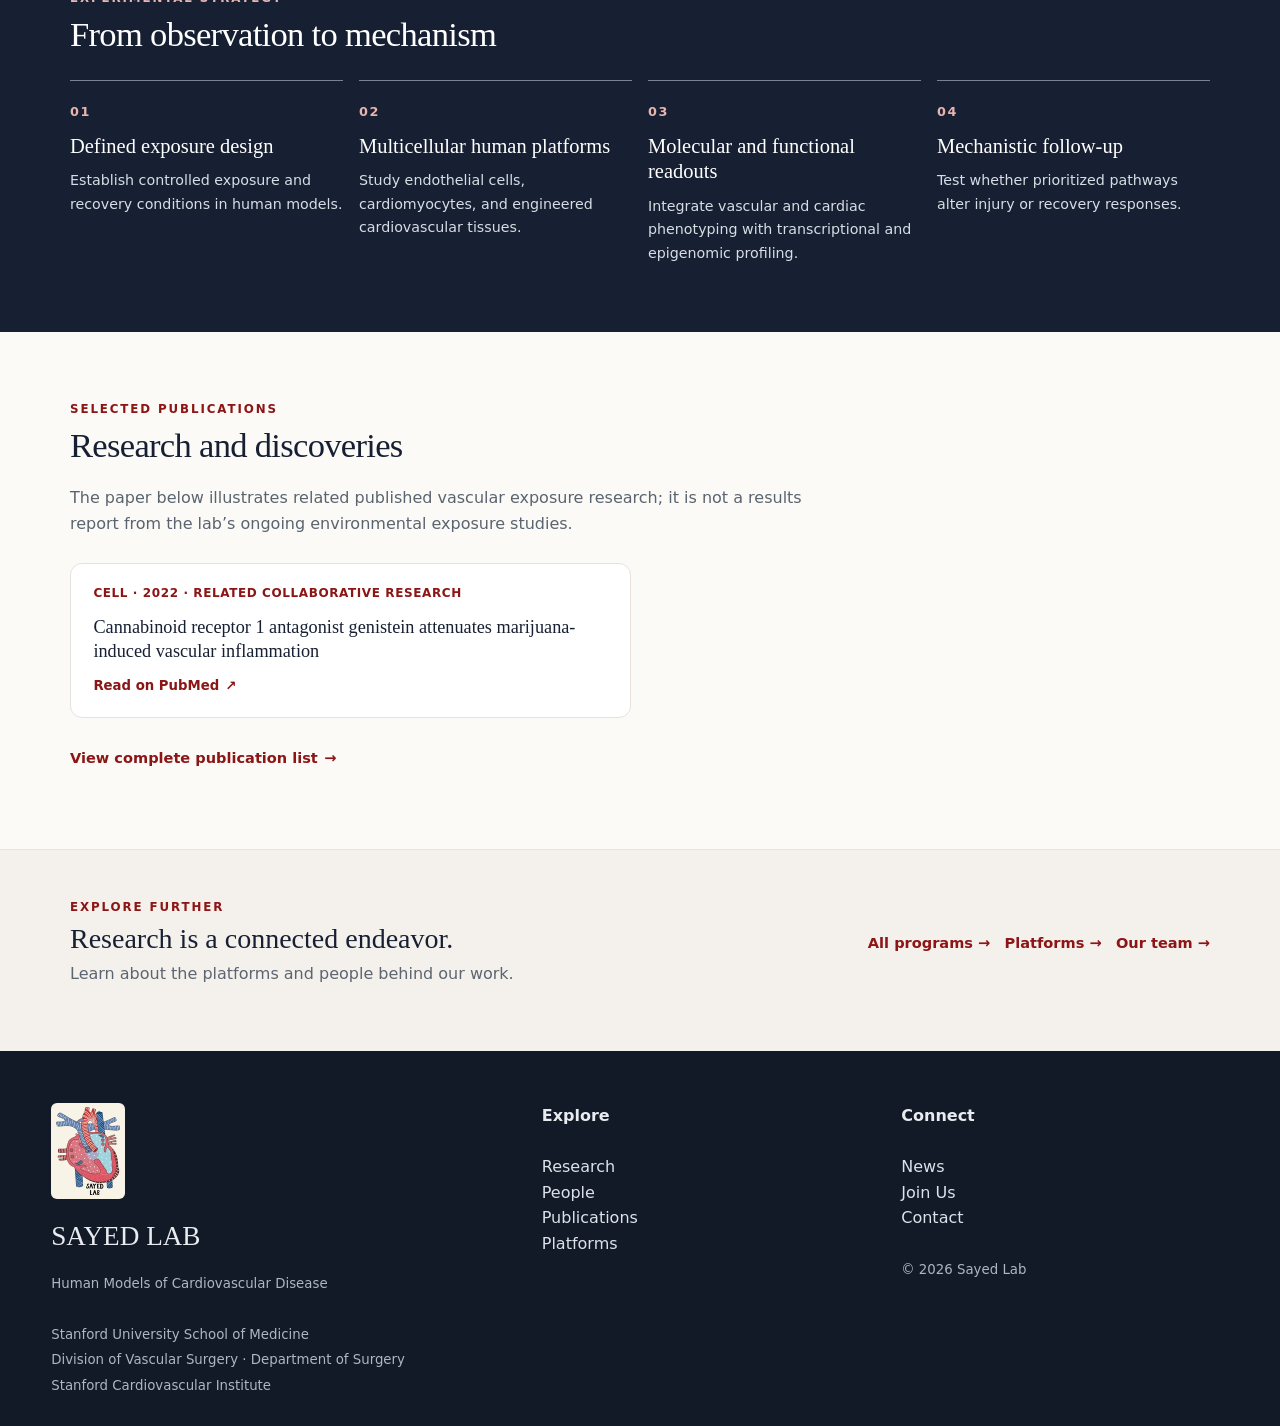
<file: environment.html>
<!doctype html><html lang="en"><head><meta charset="utf-8"><meta name="viewport" content="width=device-width,initial-scale=1">
<title>Environmental Cardiovascular Disease | Sayed Lab</title><meta name="description" content="Environmental Cardiovascular Disease research at the Sayed Lab, Stanford University.">
<link rel="stylesheet" href="styles.css?v=20261025-research-type">
<link rel="stylesheet" href="site-branding.css?v=20261025-brand3">
<link rel="stylesheet" href="program-pages.css?v=20261025-research-type"></head><body><header class="header">
  <div class="container nav">
    <a href="index.html" class="brand site-brand">
      <img class="site-logo" src="assets/sayed-lab-logo.webp" alt="" width="148" height="192">
      <strong>SAYED LAB</strong>
      <span>Human Models of Cardiovascular Disease</span>
    </a>
    <nav class="navlinks">
      <a href="research.html">Research</a>
      <a href="people.html">People</a>
      <a href="publications.html">Publications</a>
      <a href="platforms.html">Platforms</a>
      <a href="news.html">News</a>
      <a href="join.html">Join Us</a>
      <a class="contact-btn" href="contact.html">Contact</a>
    </nav>
    <button class="menu-btn" aria-label="Open menu">☰</button>
  </div>
</header>

<main class="rp-page" id="main-content">
  <div class="rp-shell"><nav class="rp-breadcrumb" aria-label="Breadcrumb"><a href="index.html">Home</a><span aria-hidden="true">/</span><a href="research.html">Research</a><span aria-hidden="true">/</span><span aria-current="page">Environmental Cardiovascular Disease</span></nav>
  <section class="rp-hero" aria-labelledby="rp-title"><div><div class="rp-eyebrow">Research program · 06 / 06</div><h1 id="rp-title">Environmental Cardiovascular Disease</h1><p class="rp-deck">Investigating the cardiovascular effects of exposures and biological context.</p><p class="rp-lead">We develop human cardiovascular models to study how environmental stressors interact with genetic background and influence endothelial, inflammatory, and myocardial responses.</p><div class="rp-actions"><a class="rp-btn" href="#rp-focus">Explore our questions →</a><a class="rp-link" href="research.html">← All research</a></div></div>
  <figure class="rp-hero-figure"><img src="assets/research_environment.jpg" alt="Conceptual illustration accompanying Environmental Cardiovascular Disease" loading="eager"><figcaption>Conceptual illustration · not experimental data</figcaption></figure></section></div>
  <section class="rp-intro" aria-labelledby="rp-why"><div class="rp-shell rp-intro-grid"><div><div class="rp-eyebrow">Our perspective</div><h2 id="rp-why">Why this matters</h2><p>Environmental exposures may trigger cellular stress responses whose consequences vary with biological context. We use defined experimental exposures and human cardiovascular models to ask how vascular injury, inflammatory signaling, and multicellular communication change after exposure. This program focuses on mechanistic questions; ongoing studies are not presented here as established findings.</p></div><aside class="rp-question"><div class="rp-eyebrow">Central question</div><h3>How do exposures and prior biological conditions influence cardiovascular responses, and which changes could prove reversible?</h3></aside></div></section>
  <section class="rp-topics" id="rp-focus" aria-labelledby="rp-focus-title"><div class="rp-shell"><div class="rp-eyebrow">Research directions</div><h2 id="rp-focus-title">What we investigate</h2><div class="rp-area-grid"><article class="rp-area"><div class="rp-index">01</div><h3>Exposure-associated vascular injury</h3><p>Measure endothelial function, inflammation, and cellular stress following defined environmental challenges.</p></article>
<article class="rp-area"><div class="rp-index">02</div><h3>Gene–environment interactions</h3><p>Compare genetically diverse or matched human iPSC-derived cardiovascular cells to study variation in susceptibility.</p></article>
<article class="rp-area"><div class="rp-index">03</div><h3>Persistent and multicellular responses</h3><p>Investigate recovery, remodeling, and endothelial–cardiomyocyte interactions in engineered tissue models.</p></article></div></div></section>
  <section class="rp-method" aria-labelledby="rp-method-title"><div class="rp-shell"><div class="rp-eyebrow">Experimental strategy</div><h2 id="rp-method-title">From observation to mechanism</h2><div class="rp-step-grid"><article class="rp-step"><span>01</span><h3>Defined exposure design</h3><p>Establish controlled exposure and recovery conditions in human models.</p></article>
<article class="rp-step"><span>02</span><h3>Multicellular human platforms</h3><p>Study endothelial cells, cardiomyocytes, and engineered cardiovascular tissues.</p></article>
<article class="rp-step"><span>03</span><h3>Molecular and functional readouts</h3><p>Integrate vascular and cardiac phenotyping with transcriptional and epigenomic profiling.</p></article>
<article class="rp-step"><span>04</span><h3>Mechanistic follow-up</h3><p>Test whether prioritized pathways alter injury or recovery responses.</p></article></div></div></section>
  <section class="rp-publications" aria-labelledby="rp-pubs-title"><div class="rp-shell"><div class="rp-eyebrow">Selected publications</div><h2 id="rp-pubs-title">Research and discoveries</h2><p class="rp-description">The paper below illustrates related published vascular exposure research; it is not a results report from the lab’s ongoing environmental exposure studies.</p><div class="rp-pub-list"><article class="rp-pub"><div class="rp-pub-journal">Cell · 2022 · Related collaborative research</div><h3>Cannabinoid receptor 1 antagonist genistein attenuates marijuana-induced vascular inflammation</h3><a class="rp-link" href="https://pubmed.ncbi.nlm.nih.gov/35489334/" target="_blank" rel="noopener noreferrer">Read on PubMed <span aria-hidden="true">↗</span></a></article></div><a class="rp-link" href="publications.html">View complete publication list <span aria-hidden="true">→</span></a></div></section>
  <section class="rp-foot" aria-label="Explore more"><div class="rp-shell rp-foot-inner"><div><div class="rp-eyebrow">Explore further</div><h2>Research is a connected endeavor.</h2><p>Learn about the platforms and people behind our work.</p></div><div class="rp-foot-actions"><a class="rp-link" href="research.html">All programs →</a><a class="rp-link" href="platforms.html">Platforms →</a><a class="rp-link" href="people.html">Our team →</a></div></div></section>
</main><footer class="footer">
  <div class="container footer-grid">
    <div>
      <div class="serif" style="font-size:1.7rem;margin-bottom:.7rem">SAYED LAB</div>
      <small>Human Models of Cardiovascular Disease</small><br><br>
      <small>Stanford University School of Medicine<br>
      Division of Vascular Surgery · Department of Surgery<br>
      Stanford Cardiovascular Institute</small>
    </div>
    <div>
      <strong>Explore</strong><br><br>
      <a href="research.html">Research</a><br>
      <a href="people.html">People</a><br>
      <a href="publications.html">Publications</a><br>
      <a href="platforms.html">Platforms</a>
    </div>
    <div>
      <strong>Connect</strong><br><br>
      <a href="news.html">News</a><br>
      <a href="join.html">Join Us</a><br>
      <a href="contact.html">Contact</a><br><br>
      <small>© 2026 Sayed Lab</small>
    </div>
  </div>
</footer>
<script src="script.js"></script></body></html>
</file>
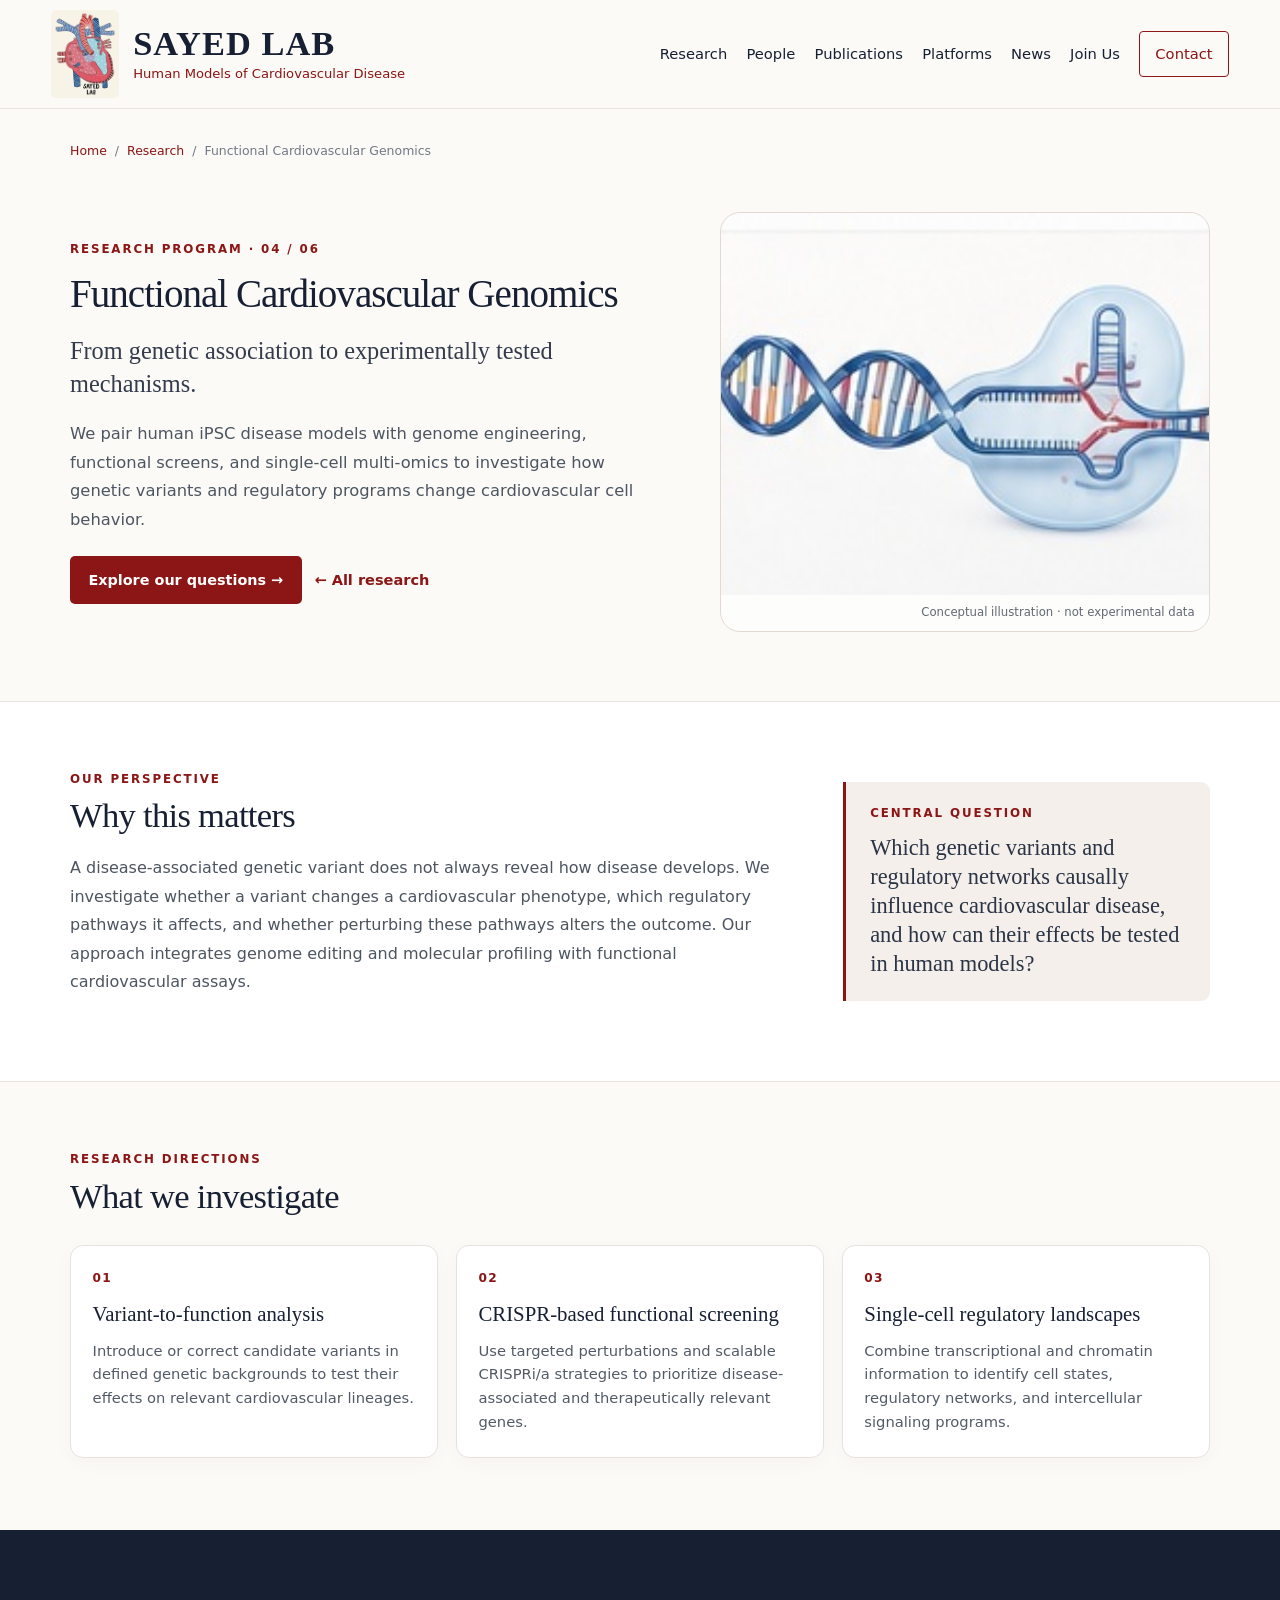
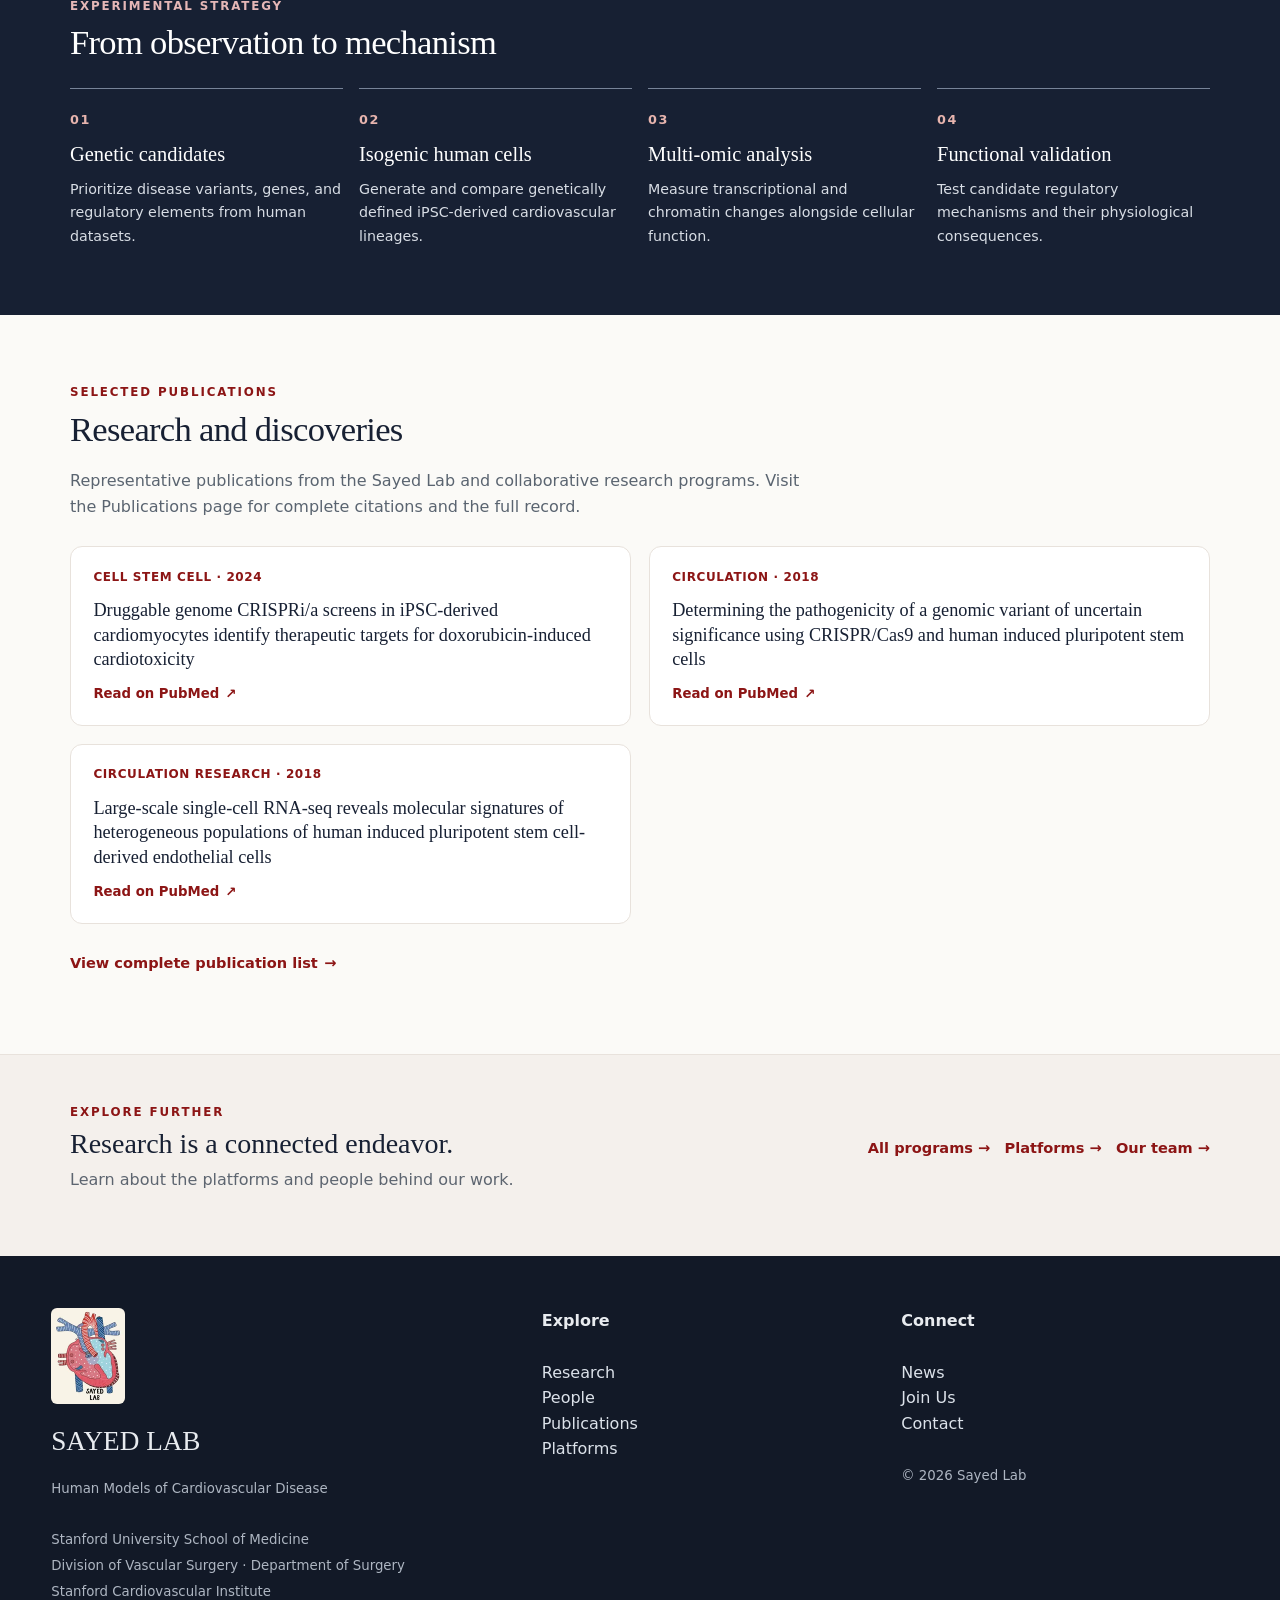
<file: genomics.html>
<!doctype html><html lang="en"><head><meta charset="utf-8"><meta name="viewport" content="width=device-width,initial-scale=1">
<title>Functional Cardiovascular Genomics | Sayed Lab</title><meta name="description" content="Functional Cardiovascular Genomics research at the Sayed Lab, Stanford University.">
<link rel="stylesheet" href="styles.css?v=20261025-research-type">
<link rel="stylesheet" href="site-branding.css?v=20261025-brand3">
<link rel="stylesheet" href="program-pages.css?v=20261025-research-type"></head><body><header class="header">
  <div class="container nav">
    <a href="index.html" class="brand site-brand">
      <img class="site-logo" src="assets/sayed-lab-logo.webp" alt="" width="148" height="192">
      <strong>SAYED LAB</strong>
      <span>Human Models of Cardiovascular Disease</span>
    </a>
    <nav class="navlinks">
      <a href="research.html">Research</a>
      <a href="people.html">People</a>
      <a href="publications.html">Publications</a>
      <a href="platforms.html">Platforms</a>
      <a href="news.html">News</a>
      <a href="join.html">Join Us</a>
      <a class="contact-btn" href="contact.html">Contact</a>
    </nav>
    <button class="menu-btn" aria-label="Open menu">☰</button>
  </div>
</header>

<main class="rp-page" id="main-content">
  <div class="rp-shell"><nav class="rp-breadcrumb" aria-label="Breadcrumb"><a href="index.html">Home</a><span aria-hidden="true">/</span><a href="research.html">Research</a><span aria-hidden="true">/</span><span aria-current="page">Functional Cardiovascular Genomics</span></nav>
  <section class="rp-hero" aria-labelledby="rp-title"><div><div class="rp-eyebrow">Research program · 04 / 06</div><h1 id="rp-title">Functional Cardiovascular Genomics</h1><p class="rp-deck">From genetic association to experimentally tested mechanisms.</p><p class="rp-lead">We pair human iPSC disease models with genome engineering, functional screens, and single-cell multi-omics to investigate how genetic variants and regulatory programs change cardiovascular cell behavior.</p><div class="rp-actions"><a class="rp-btn" href="#rp-focus">Explore our questions →</a><a class="rp-link" href="research.html">← All research</a></div></div>
  <figure class="rp-hero-figure"><img src="assets/research_genomics.jpg" alt="Conceptual illustration accompanying Functional Cardiovascular Genomics" loading="eager"><figcaption>Conceptual illustration · not experimental data</figcaption></figure></section></div>
  <section class="rp-intro" aria-labelledby="rp-why"><div class="rp-shell rp-intro-grid"><div><div class="rp-eyebrow">Our perspective</div><h2 id="rp-why">Why this matters</h2><p>A disease-associated genetic variant does not always reveal how disease develops. We investigate whether a variant changes a cardiovascular phenotype, which regulatory pathways it affects, and whether perturbing these pathways alters the outcome. Our approach integrates genome editing and molecular profiling with functional cardiovascular assays.</p></div><aside class="rp-question"><div class="rp-eyebrow">Central question</div><h3>Which genetic variants and regulatory networks causally influence cardiovascular disease, and how can their effects be tested in human models?</h3></aside></div></section>
  <section class="rp-topics" id="rp-focus" aria-labelledby="rp-focus-title"><div class="rp-shell"><div class="rp-eyebrow">Research directions</div><h2 id="rp-focus-title">What we investigate</h2><div class="rp-area-grid"><article class="rp-area"><div class="rp-index">01</div><h3>Variant-to-function analysis</h3><p>Introduce or correct candidate variants in defined genetic backgrounds to test their effects on relevant cardiovascular lineages.</p></article>
<article class="rp-area"><div class="rp-index">02</div><h3>CRISPR-based functional screening</h3><p>Use targeted perturbations and scalable CRISPRi/a strategies to prioritize disease-associated and therapeutically relevant genes.</p></article>
<article class="rp-area"><div class="rp-index">03</div><h3>Single-cell regulatory landscapes</h3><p>Combine transcriptional and chromatin information to identify cell states, regulatory networks, and intercellular signaling programs.</p></article></div></div></section>
  <section class="rp-method" aria-labelledby="rp-method-title"><div class="rp-shell"><div class="rp-eyebrow">Experimental strategy</div><h2 id="rp-method-title">From observation to mechanism</h2><div class="rp-step-grid"><article class="rp-step"><span>01</span><h3>Genetic candidates</h3><p>Prioritize disease variants, genes, and regulatory elements from human datasets.</p></article>
<article class="rp-step"><span>02</span><h3>Isogenic human cells</h3><p>Generate and compare genetically defined iPSC-derived cardiovascular lineages.</p></article>
<article class="rp-step"><span>03</span><h3>Multi-omic analysis</h3><p>Measure transcriptional and chromatin changes alongside cellular function.</p></article>
<article class="rp-step"><span>04</span><h3>Functional validation</h3><p>Test candidate regulatory mechanisms and their physiological consequences.</p></article></div></div></section>
  <section class="rp-publications" aria-labelledby="rp-pubs-title"><div class="rp-shell"><div class="rp-eyebrow">Selected publications</div><h2 id="rp-pubs-title">Research and discoveries</h2><p class="rp-description">Representative publications from the Sayed Lab and collaborative research programs. Visit the Publications page for complete citations and the full record.</p><div class="rp-pub-list"><article class="rp-pub"><div class="rp-pub-journal">Cell Stem Cell · 2024</div><h3>Druggable genome CRISPRi/a screens in iPSC-derived cardiomyocytes identify therapeutic targets for doxorubicin-induced cardiotoxicity</h3><a class="rp-link" href="https://pubmed.ncbi.nlm.nih.gov/39515331/" target="_blank" rel="noopener noreferrer">Read on PubMed <span aria-hidden="true">↗</span></a></article>
<article class="rp-pub"><div class="rp-pub-journal">Circulation · 2018</div><h3>Determining the pathogenicity of a genomic variant of uncertain significance using CRISPR/Cas9 and human induced pluripotent stem cells</h3><a class="rp-link" href="https://pubmed.ncbi.nlm.nih.gov/29914921/" target="_blank" rel="noopener noreferrer">Read on PubMed <span aria-hidden="true">↗</span></a></article>
<article class="rp-pub"><div class="rp-pub-journal">Circulation Research · 2018</div><h3>Large-scale single-cell RNA-seq reveals molecular signatures of heterogeneous populations of human induced pluripotent stem cell-derived endothelial cells</h3><a class="rp-link" href="https://pubmed.ncbi.nlm.nih.gov/29986945/" target="_blank" rel="noopener noreferrer">Read on PubMed <span aria-hidden="true">↗</span></a></article></div><a class="rp-link" href="publications.html">View complete publication list <span aria-hidden="true">→</span></a></div></section>
  <section class="rp-foot" aria-label="Explore more"><div class="rp-shell rp-foot-inner"><div><div class="rp-eyebrow">Explore further</div><h2>Research is a connected endeavor.</h2><p>Learn about the platforms and people behind our work.</p></div><div class="rp-foot-actions"><a class="rp-link" href="research.html">All programs →</a><a class="rp-link" href="platforms.html">Platforms →</a><a class="rp-link" href="people.html">Our team →</a></div></div></section>
</main><footer class="footer">
  <div class="container footer-grid">
    <div>
      <div class="serif" style="font-size:1.7rem;margin-bottom:.7rem">SAYED LAB</div>
      <small>Human Models of Cardiovascular Disease</small><br><br>
      <small>Stanford University School of Medicine<br>
      Division of Vascular Surgery · Department of Surgery<br>
      Stanford Cardiovascular Institute</small>
    </div>
    <div>
      <strong>Explore</strong><br><br>
      <a href="research.html">Research</a><br>
      <a href="people.html">People</a><br>
      <a href="publications.html">Publications</a><br>
      <a href="platforms.html">Platforms</a>
    </div>
    <div>
      <strong>Connect</strong><br><br>
      <a href="news.html">News</a><br>
      <a href="join.html">Join Us</a><br>
      <a href="contact.html">Contact</a><br><br>
      <small>© 2026 Sayed Lab</small>
    </div>
  </div>
</footer>
<script src="script.js"></script></body></html>
</file>
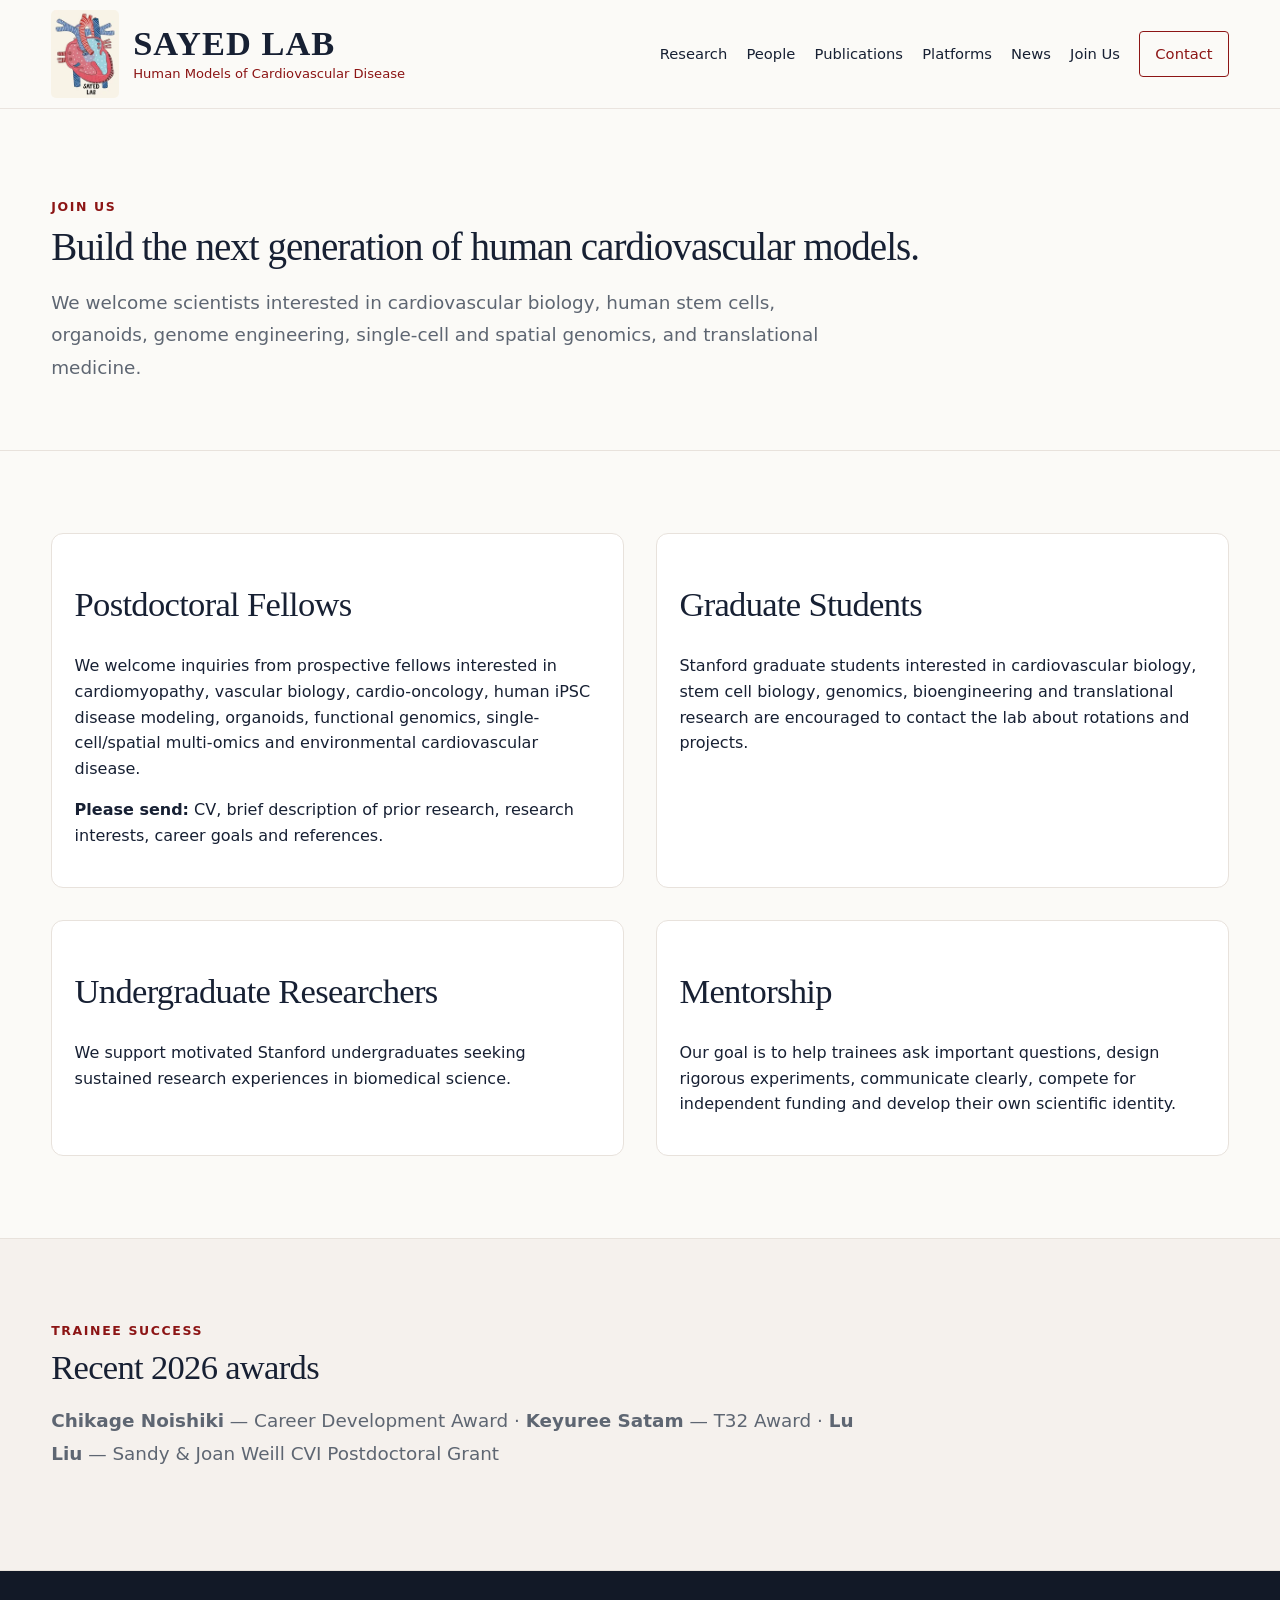
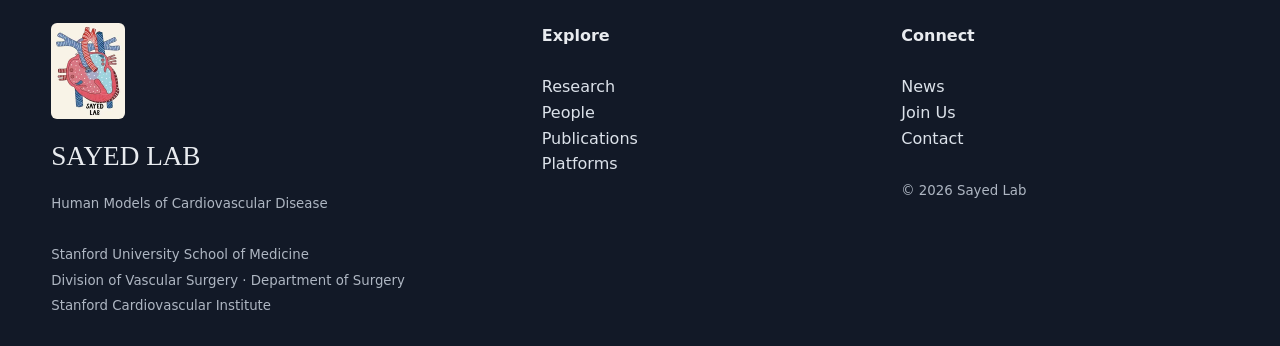
<file: join.html>
<!doctype html>
<html lang="en">
<head>
<meta charset="utf-8">
<meta name="viewport" content="width=device-width,initial-scale=1">
<title>Join Us | Sayed Lab</title>
<meta name="description" content="Sayed Lab at Stanford University — human models of cardiovascular disease.">
<link rel="stylesheet" href="styles.css?v=20261025-research-type">
<link rel="stylesheet" href="site-branding.css?v=20261025-brand3">
</head>
<body>

<header class="header">
  <div class="container nav">
    <a href="index.html" class="brand site-brand">
      <img class="site-logo" src="assets/sayed-lab-logo.webp" alt="" width="148" height="192">
      <strong>SAYED LAB</strong>
      <span>Human Models of Cardiovascular Disease</span>
    </a>
    <nav class="navlinks">
      <a href="research.html">Research</a>
      <a href="people.html">People</a>
      <a href="publications.html">Publications</a>
      <a href="platforms.html">Platforms</a>
      <a href="news.html">News</a>
      <a href="join.html">Join Us</a>
      <a class="contact-btn" href="contact.html">Contact</a>
    </nav>
    <button class="menu-btn" aria-label="Open menu">☰</button>
  </div>
</header>


<main>
<section class="page-hero"><div class="container"><div class="eyebrow">Join Us</div><h1>Build the next generation of human cardiovascular models.</h1><p class="lead">We welcome scientists interested in cardiovascular biology, human stem cells, organoids, genome engineering, single-cell and spatial genomics, and translational medicine.</p></div></section>
<section><div class="container content-grid">
  <article class="content-card"><h2>Postdoctoral Fellows</h2><p>We welcome inquiries from prospective fellows interested in cardiomyopathy, vascular biology, cardio-oncology, human iPSC disease modeling, organoids, functional genomics, single-cell/spatial multi-omics and environmental cardiovascular disease.</p><p><strong>Please send:</strong> CV, brief description of prior research, research interests, career goals and references.</p></article>
  <article class="content-card"><h2>Graduate Students</h2><p>Stanford graduate students interested in cardiovascular biology, stem cell biology, genomics, bioengineering and translational research are encouraged to contact the lab about rotations and projects.</p></article>
  <article class="content-card"><h2>Undergraduate Researchers</h2><p>We support motivated Stanford undergraduates seeking sustained research experiences in biomedical science.</p></article>
  <article class="content-card"><h2>Mentorship</h2><p>Our goal is to help trainees ask important questions, design rigorous experiments, communicate clearly, compete for independent funding and develop their own scientific identity.</p></article>
</div></section>
<section class="join"><div class="container"><div class="eyebrow">Trainee Success</div><h2 class="section-title">Recent 2026 awards</h2><p class="lead"><strong>Chikage Noishiki</strong> — Career Development Award · <strong>Keyuree Satam</strong> — T32 Award · <strong>Lu Liu</strong> — Sandy & Joan Weill CVI Postdoctoral Grant</p></div></section>
</main>


<footer class="footer">
  <div class="container footer-grid">
    <div>
      <div class="serif" style="font-size:1.7rem;margin-bottom:.7rem">SAYED LAB</div>
      <small>Human Models of Cardiovascular Disease</small><br><br>
      <small>Stanford University School of Medicine<br>
      Division of Vascular Surgery · Department of Surgery<br>
      Stanford Cardiovascular Institute</small>
    </div>
    <div>
      <strong>Explore</strong><br><br>
      <a href="research.html">Research</a><br>
      <a href="people.html">People</a><br>
      <a href="publications.html">Publications</a><br>
      <a href="platforms.html">Platforms</a>
    </div>
    <div>
      <strong>Connect</strong><br><br>
      <a href="news.html">News</a><br>
      <a href="join.html">Join Us</a><br>
      <a href="contact.html">Contact</a><br><br>
      <small>© 2026 Sayed Lab</small>
    </div>
  </div>
</footer>
<script src="script.js"></script>

</body>
</html>
</file>
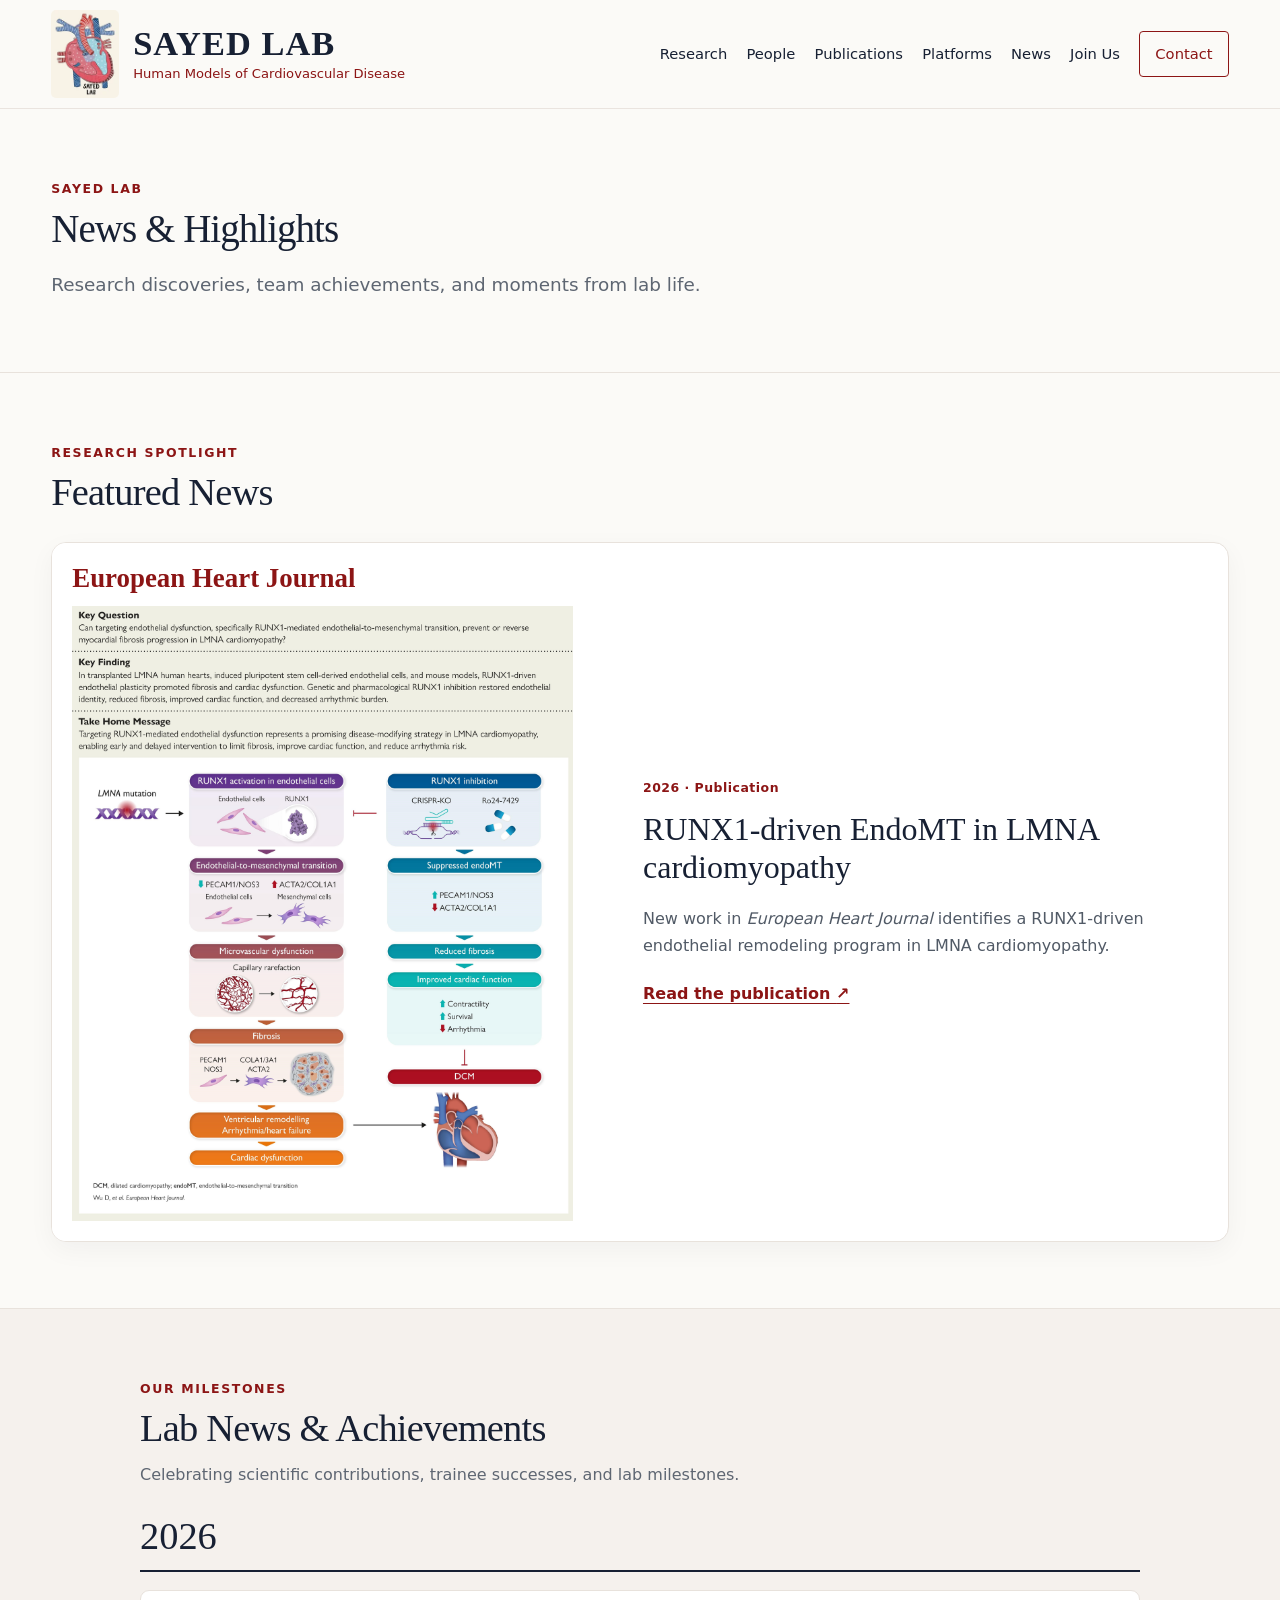
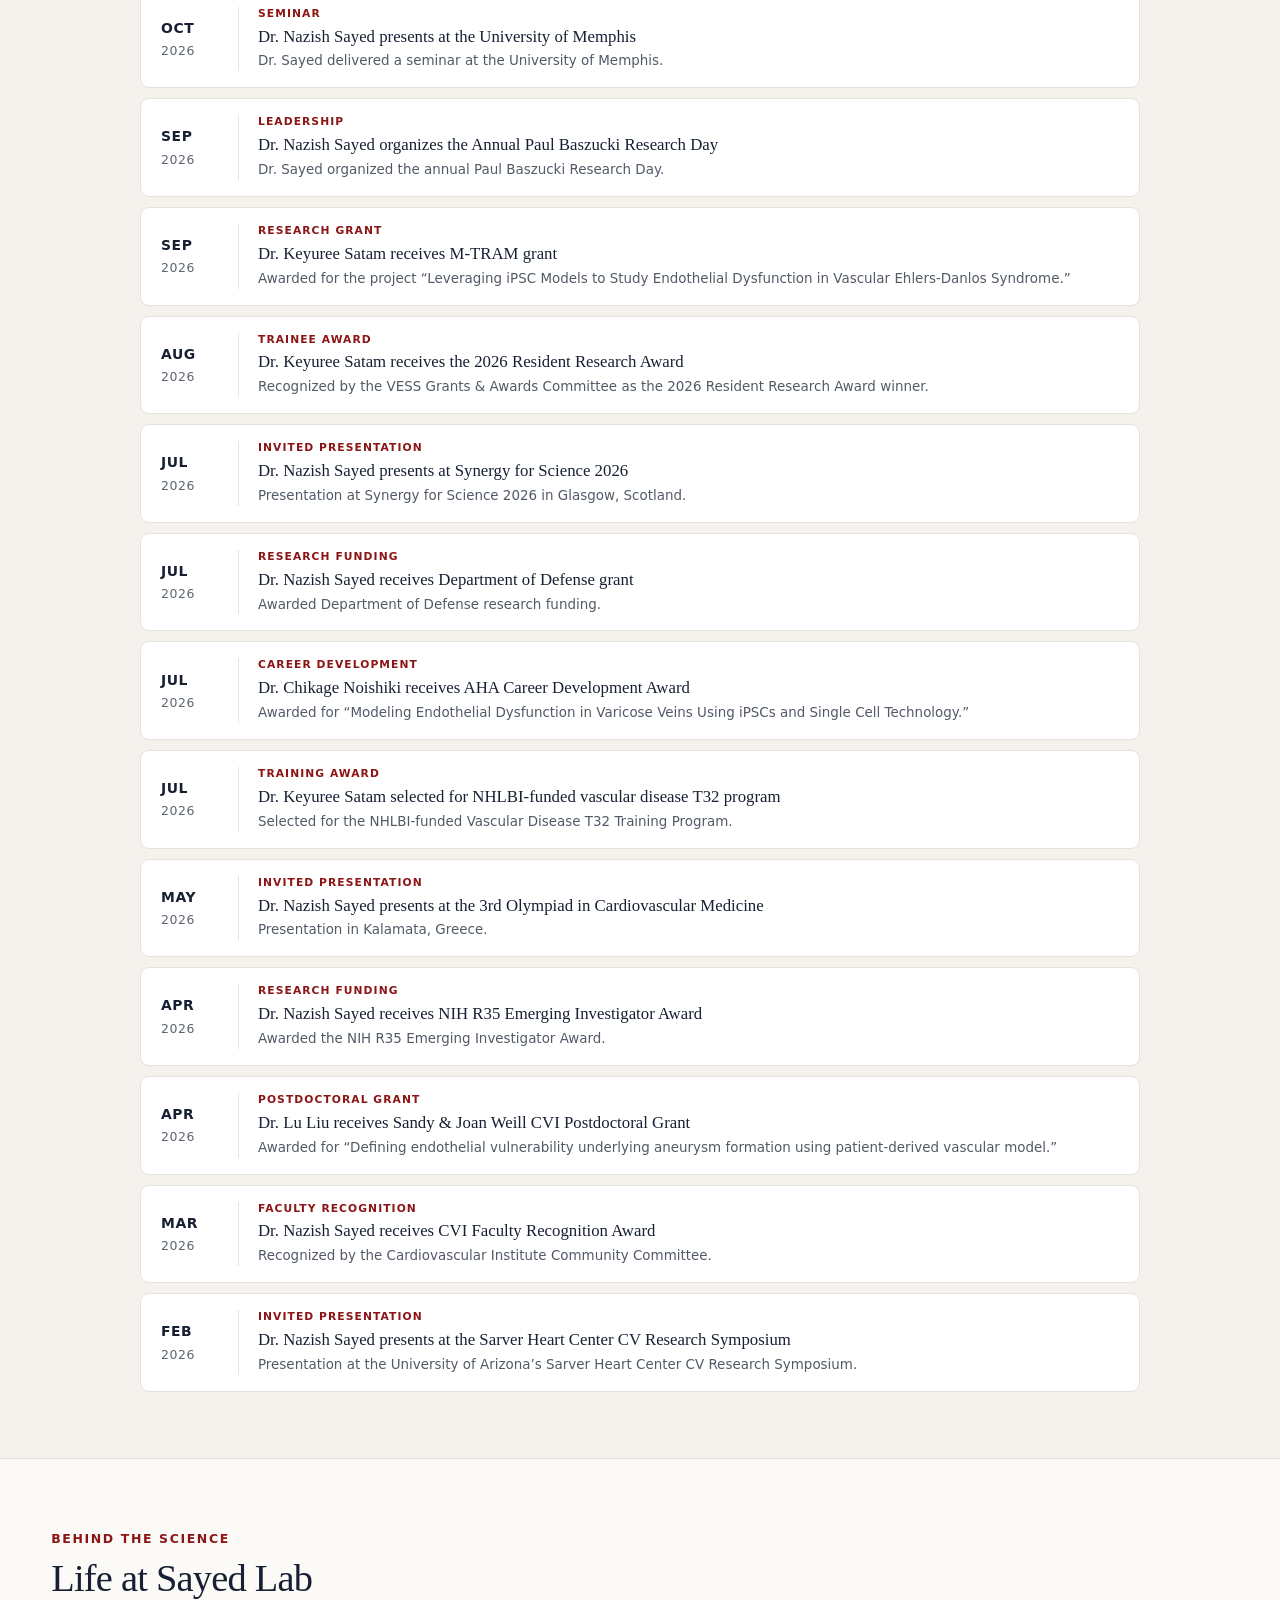
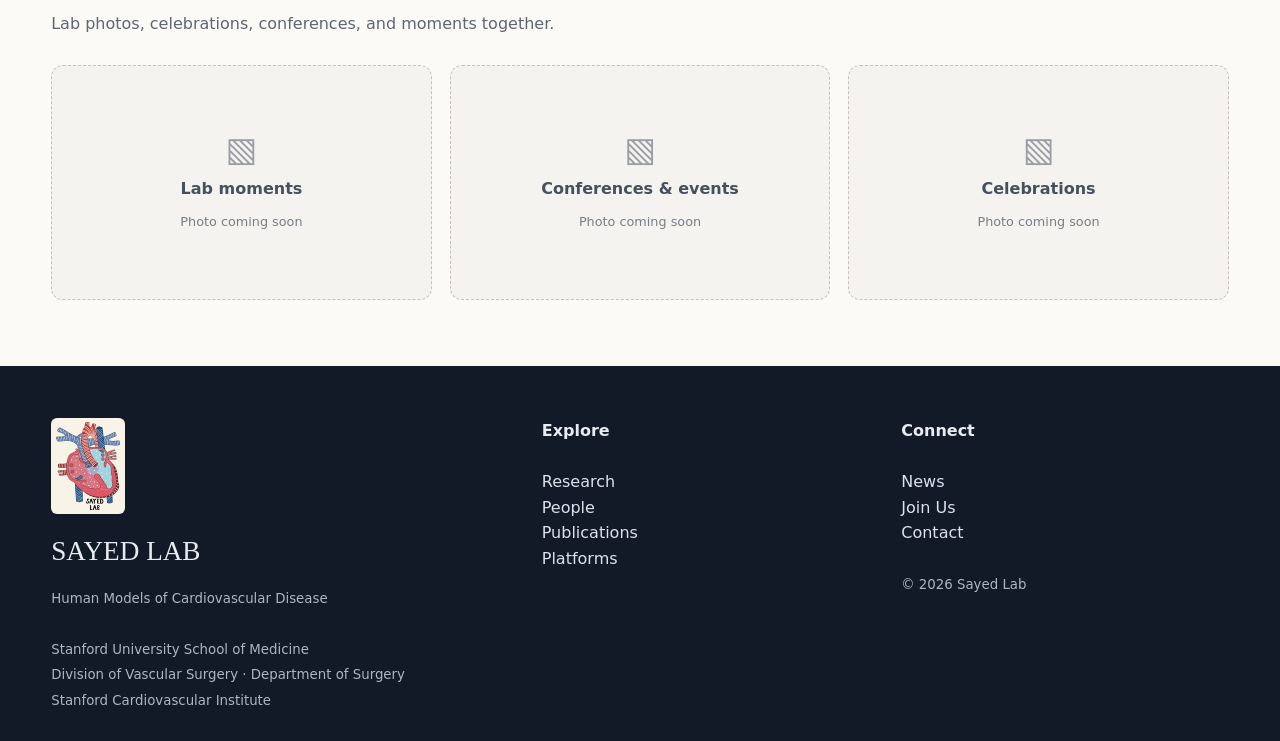
<file: news.html>
<!doctype html>
<html lang="en">
<head>
<meta charset="utf-8">
<meta name="viewport" content="width=device-width,initial-scale=1">
<title>News | Sayed Lab</title>
<meta name="description" content="Sayed Lab at Stanford University — human models of cardiovascular disease.">
<link rel="stylesheet" href="styles.css?v=20261025-research-type">
<link rel="stylesheet" href="site-branding.css?v=20261025-brand3">
<link rel="stylesheet" href="news-page.css?v=20261026-compact-news">
</head>
<body>

<header class="header">
  <div class="container nav">
    <a href="index.html" class="brand site-brand">
      <img class="site-logo" src="assets/sayed-lab-logo.webp" alt="" width="148" height="192">
      <strong>SAYED LAB</strong>
      <span>Human Models of Cardiovascular Disease</span>
    </a>
    <nav class="navlinks">
      <a href="research.html">Research</a>
      <a href="people.html">People</a>
      <a href="publications.html">Publications</a>
      <a href="platforms.html">Platforms</a>
      <a href="news.html">News</a>
      <a href="join.html">Join Us</a>
      <a class="contact-btn" href="contact.html">Contact</a>
    </nav>
    <button class="menu-btn" aria-label="Open menu">☰</button>
  </div>
</header>


<main class="lab-news">
  <section class="page-hero news-page-hero"><div class="container"><div class="eyebrow">Sayed Lab</div><h1>News &amp; Highlights</h1><p class="lead">Research discoveries, team achievements, and moments from lab life.</p></div></section>

  <section class="news-section" aria-labelledby="featured-news"><div class="container">
    <div class="news-section-heading"><span class="eyebrow">Research spotlight</span><h2 id="featured-news">Featured News</h2></div>
    <article class="news-feature">
      <div class="news-feature-visual"><h3 class="news-journal-heading">European Heart Journal</h3><img src="assets/Abstract.png" alt="Graphical abstract for the RUNX1-driven endothelial-to-mesenchymal transition study in LMNA cardiomyopathy" loading="eager"></div>
      <div class="news-feature-content"><span class="news-meta">2026 · Publication</span><h3>RUNX1-driven EndoMT in LMNA cardiomyopathy</h3><p>New work in <em>European Heart Journal</em> identifies a RUNX1-driven endothelial remodeling program in LMNA cardiomyopathy.</p><a class="news-link" href="https://pubmed.ncbi.nlm.nih.gov/42578927/" target="_blank" rel="noopener noreferrer">Read the publication <span aria-hidden="true">↗</span></a></div>
    </article>
  </div></section>

  <section class="news-section news-achievements" aria-labelledby="news-achievements"><div class="container">
    <div class="news-section-heading"><span class="eyebrow">Our milestones</span><h2 id="news-achievements">Lab News &amp; Achievements</h2><p>Celebrating scientific contributions, trainee successes, and lab milestones.</p></div>
    <div class="news-year-heading"><h3>2026</h3></div>
    <div class="news-card-grid">
      <article class="news-story"><div class="news-story-date"><span>OCT</span><small>2026</small></div><div class="news-story-content"><span class="news-meta">Seminar</span><h3>Dr. Nazish Sayed presents at the University of Memphis</h3><p>Dr. Sayed delivered a seminar at the University of Memphis.</p></div></article>
      <article class="news-story"><div class="news-story-date"><span>SEP</span><small>2026</small></div><div class="news-story-content"><span class="news-meta">Leadership</span><h3>Dr. Nazish Sayed organizes the Annual Paul Baszucki Research Day</h3><p>Dr. Sayed organized the annual Paul Baszucki Research Day.</p></div></article>
      <article class="news-story"><div class="news-story-date"><span>SEP</span><small>2026</small></div><div class="news-story-content"><span class="news-meta">Research grant</span><h3>Dr. Keyuree Satam receives M-TRAM grant</h3><p>Awarded for the project “Leveraging iPSC Models to Study Endothelial Dysfunction in Vascular Ehlers-Danlos Syndrome.”</p></div></article>
      <article class="news-story"><div class="news-story-date"><span>AUG</span><small>2026</small></div><div class="news-story-content"><span class="news-meta">Trainee award</span><h3>Dr. Keyuree Satam receives the 2026 Resident Research Award</h3><p>Recognized by the VESS Grants &amp; Awards Committee as the 2026 Resident Research Award winner.</p></div></article>
      <article class="news-story"><div class="news-story-date"><span>JUL</span><small>2026</small></div><div class="news-story-content"><span class="news-meta">Invited presentation</span><h3>Dr. Nazish Sayed presents at Synergy for Science 2026</h3><p>Presentation at Synergy for Science 2026 in Glasgow, Scotland.</p></div></article>
      <article class="news-story"><div class="news-story-date"><span>JUL</span><small>2026</small></div><div class="news-story-content"><span class="news-meta">Research funding</span><h3>Dr. Nazish Sayed receives Department of Defense grant</h3><p>Awarded Department of Defense research funding.</p></div></article>
      <article class="news-story"><div class="news-story-date"><span>JUL</span><small>2026</small></div><div class="news-story-content"><span class="news-meta">Career development</span><h3>Dr. Chikage Noishiki receives AHA Career Development Award</h3><p>Awarded for “Modeling Endothelial Dysfunction in Varicose Veins Using iPSCs and Single Cell Technology.”</p></div></article>
      <article class="news-story"><div class="news-story-date"><span>JUL</span><small>2026</small></div><div class="news-story-content"><span class="news-meta">Training award</span><h3>Dr. Keyuree Satam selected for NHLBI-funded vascular disease T32 program</h3><p>Selected for the NHLBI-funded Vascular Disease T32 Training Program.</p></div></article>
      <article class="news-story"><div class="news-story-date"><span>MAY</span><small>2026</small></div><div class="news-story-content"><span class="news-meta">Invited presentation</span><h3>Dr. Nazish Sayed presents at the 3rd Olympiad in Cardiovascular Medicine</h3><p>Presentation in Kalamata, Greece.</p></div></article>
      <article class="news-story"><div class="news-story-date"><span>APR</span><small>2026</small></div><div class="news-story-content"><span class="news-meta">Research funding</span><h3>Dr. Nazish Sayed receives NIH R35 Emerging Investigator Award</h3><p>Awarded the NIH R35 Emerging Investigator Award.</p></div></article>
      <article class="news-story"><div class="news-story-date"><span>APR</span><small>2026</small></div><div class="news-story-content"><span class="news-meta">Postdoctoral grant</span><h3>Dr. Lu Liu receives Sandy &amp; Joan Weill CVI Postdoctoral Grant</h3><p>Awarded for “Defining endothelial vulnerability underlying aneurysm formation using patient-derived vascular model.”</p></div></article>
      <article class="news-story"><div class="news-story-date"><span>MAR</span><small>2026</small></div><div class="news-story-content"><span class="news-meta">Faculty recognition</span><h3>Dr. Nazish Sayed receives CVI Faculty Recognition Award</h3><p>Recognized by the Cardiovascular Institute Community Committee.</p></div></article>
      <article class="news-story"><div class="news-story-date"><span>FEB</span><small>2026</small></div><div class="news-story-content"><span class="news-meta">Invited presentation</span><h3>Dr. Nazish Sayed presents at the Sarver Heart Center CV Research Symposium</h3><p>Presentation at the University of Arizona’s Sarver Heart Center CV Research Symposium.</p></div></article>
    </div>
  </div></section>

  <section class="news-section news-gallery-section" aria-labelledby="lab-photos"><div class="container">
    <div class="news-section-heading"><span class="eyebrow">Behind the science</span><h2 id="lab-photos">Life at Sayed Lab</h2><p>Lab photos, celebrations, conferences, and moments together.</p></div>
    <div class="news-photo-grid" aria-label="Lab photo gallery, awaiting photographs">
      <div class="news-photo-placeholder"><span class="news-photo-icon" aria-hidden="true">▧</span><span>Lab moments</span><small>Photo coming soon</small></div>
      <div class="news-photo-placeholder"><span class="news-photo-icon" aria-hidden="true">▧</span><span>Conferences &amp; events</span><small>Photo coming soon</small></div>
      <div class="news-photo-placeholder"><span class="news-photo-icon" aria-hidden="true">▧</span><span>Celebrations</span><small>Photo coming soon</small></div>
    </div>
  </div></section>
</main>


<footer class="footer">
  <div class="container footer-grid">
    <div>
      <div class="serif" style="font-size:1.7rem;margin-bottom:.7rem">SAYED LAB</div>
      <small>Human Models of Cardiovascular Disease</small><br><br>
      <small>Stanford University School of Medicine<br>
      Division of Vascular Surgery · Department of Surgery<br>
      Stanford Cardiovascular Institute</small>
    </div>
    <div>
      <strong>Explore</strong><br><br>
      <a href="research.html">Research</a><br>
      <a href="people.html">People</a><br>
      <a href="publications.html">Publications</a><br>
      <a href="platforms.html">Platforms</a>
    </div>
    <div>
      <strong>Connect</strong><br><br>
      <a href="news.html">News</a><br>
      <a href="join.html">Join Us</a><br>
      <a href="contact.html">Contact</a><br><br>
      <small>© 2026 Sayed Lab</small>
    </div>
  </div>
</footer>
<script src="script.js"></script>

</body>
</html>
</file>
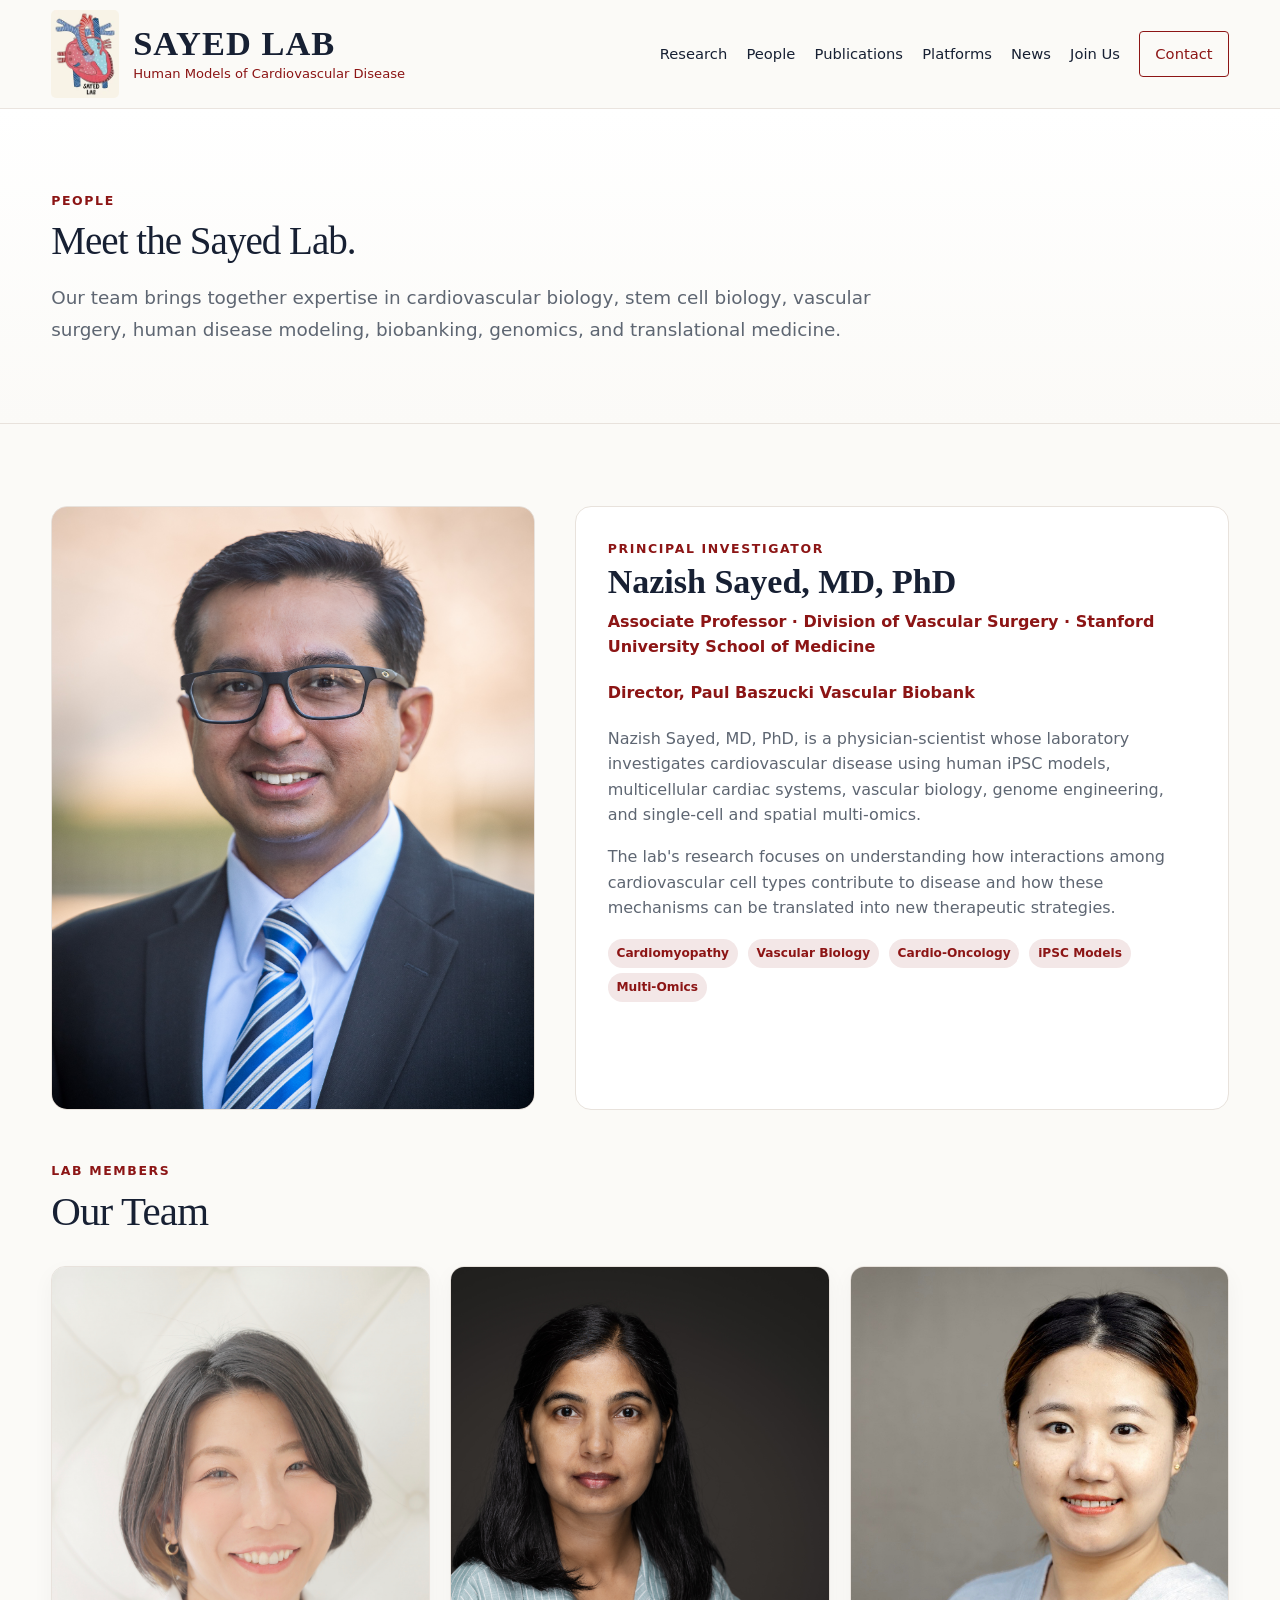
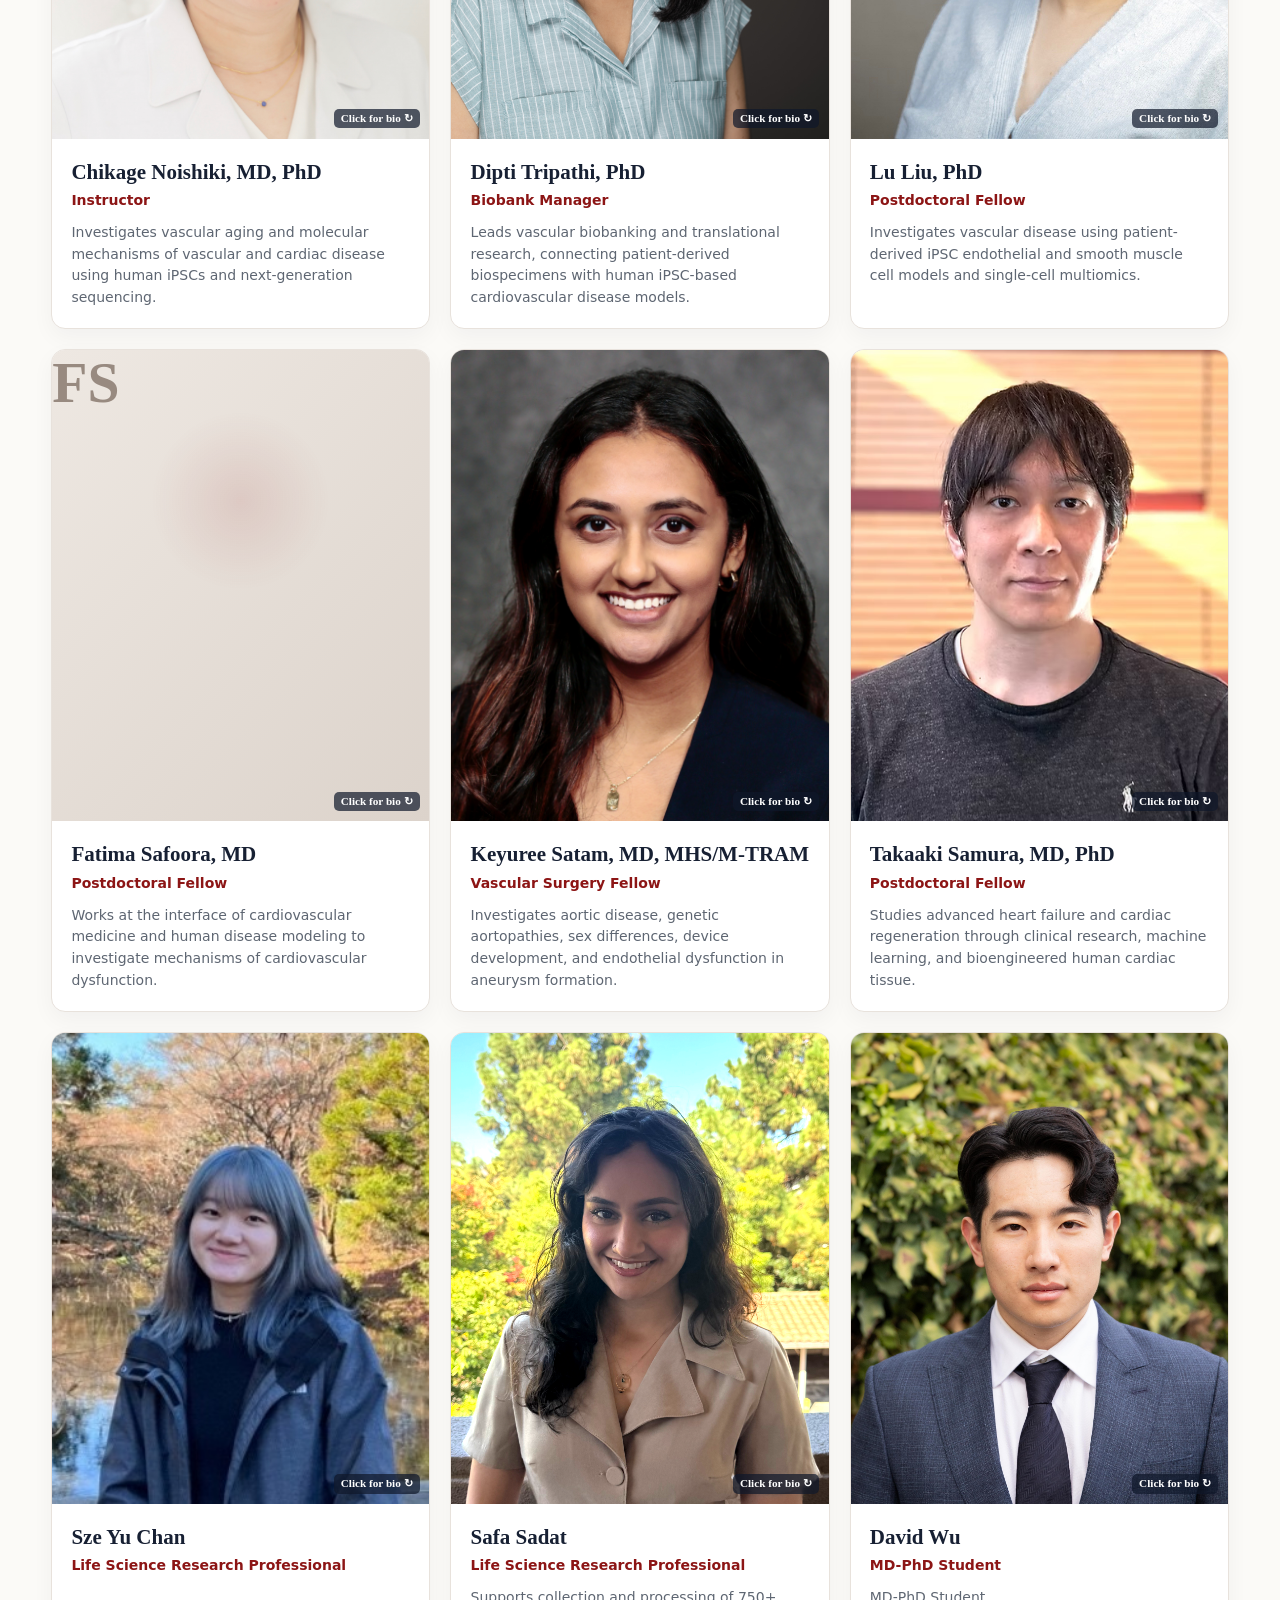
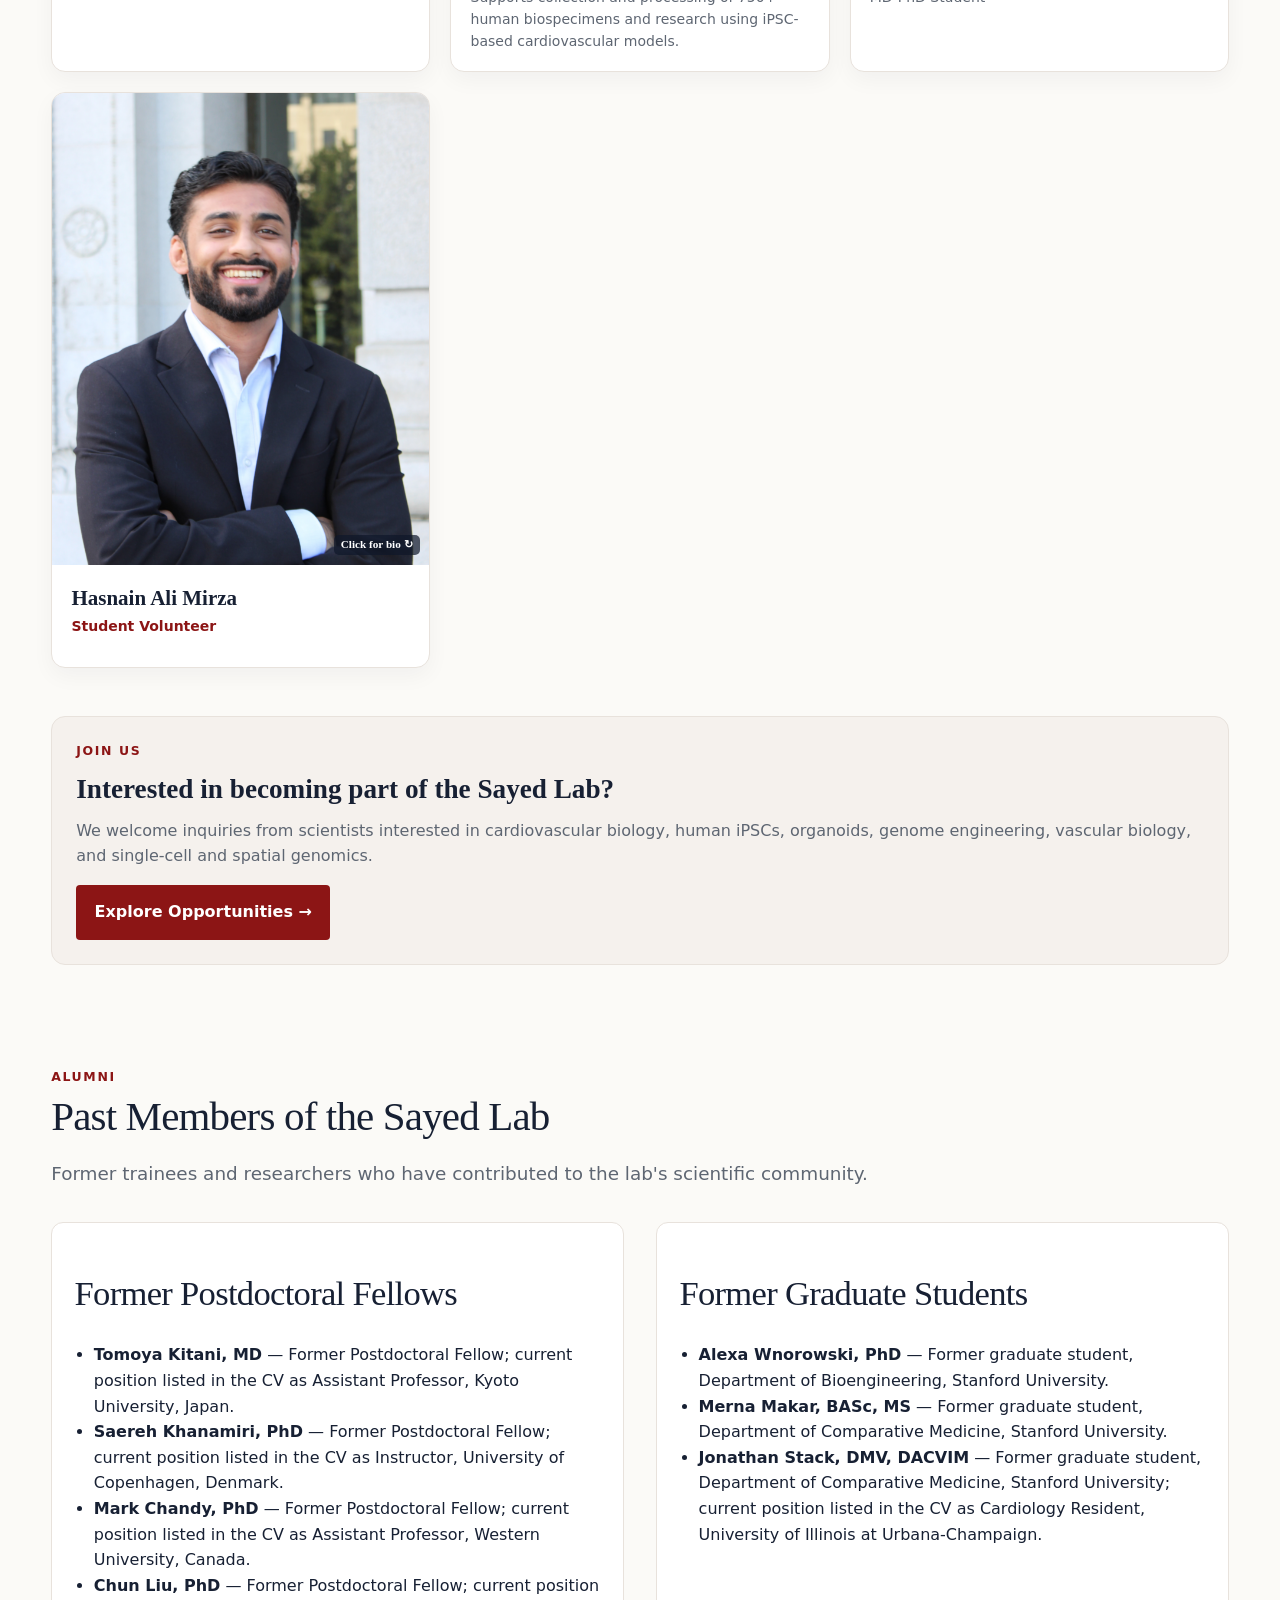
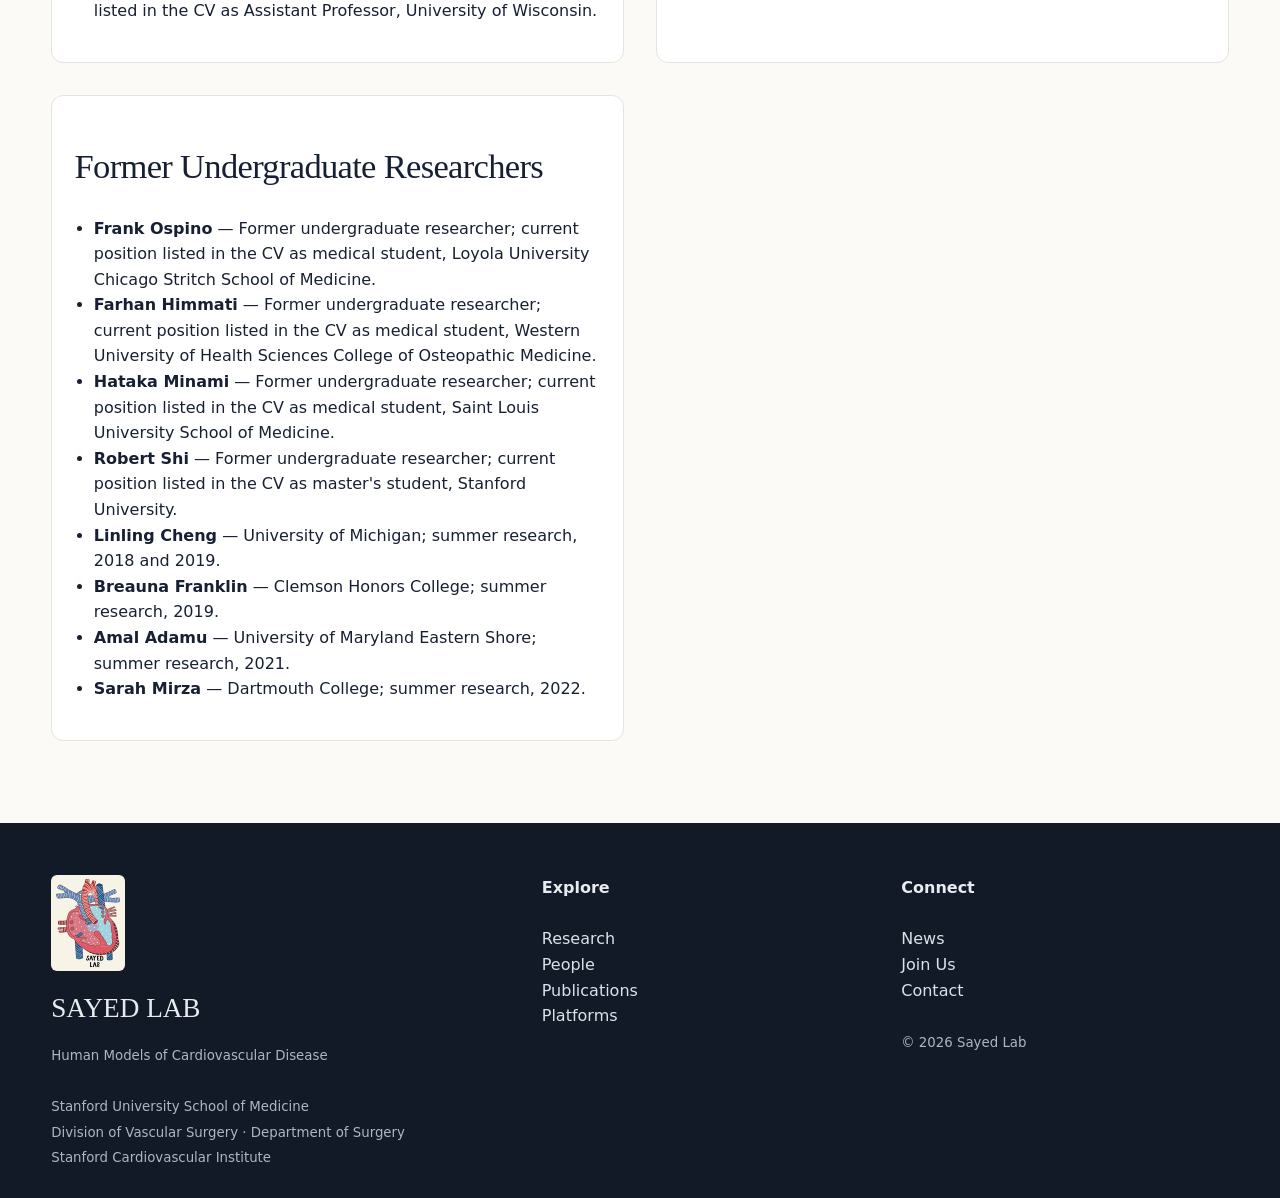
<file: people.html>
<!doctype html>
<html lang="en">
<head>
<meta charset="utf-8">
<meta name="viewport" content="width=device-width,initial-scale=1">
<title>People | Sayed Lab</title>
<meta name="description" content="Sayed Lab at Stanford University — human models of cardiovascular disease.">
<link rel="stylesheet" href="styles.css?v=20261027-safa-jpeg-zoom">
<link rel="stylesheet" href="site-branding.css?v=20261025-brand3">
</head>
<body>

<header class="header">
  <div class="container nav">
    <a href="index.html" class="brand site-brand">
      <img class="site-logo" src="assets/sayed-lab-logo.webp" alt="" width="148" height="192">
      <strong>SAYED LAB</strong>
      <span>Human Models of Cardiovascular Disease</span>
    </a>
    <nav class="navlinks">
      <a href="research.html">Research</a>
      <a href="people.html">People</a>
      <a href="publications.html">Publications</a>
      <a href="platforms.html">Platforms</a>
      <a href="news.html">News</a>
      <a href="join.html">Join Us</a>
      <a class="contact-btn" href="contact.html">Contact</a>
    </nav>
    <button class="menu-btn" aria-label="Open menu">☰</button>
  </div>
</header>



<main>
<section class="people-hero">
  <div class="container">
    <div class="eyebrow">People</div>
    <h1>Meet the Sayed Lab.</h1>
    <p class="lead">Our team brings together expertise in cardiovascular biology, stem cell biology, vascular surgery, human disease modeling, biobanking, genomics, and translational medicine.</p>
  </div>
</section>

<section>
  <div class="container">

    <div class="pi-feature">
      <div class="pi-photo"><img class="lab-portrait" src="assets/nazish-3.jpg" alt="Nazish Sayed, MD, PhD" loading="lazy"></div>
      <div class="pi-copy">
        <div class="eyebrow">Principal Investigator</div>
        <h2>Nazish Sayed, MD, PhD</h2>
        <div class="role">Associate Professor · Division of Vascular Surgery · Stanford University School of Medicine</div>
        <div class="role">Director, Paul Baszucki Vascular Biobank</div>
        <p>Nazish Sayed, MD, PhD, is a physician-scientist whose laboratory investigates cardiovascular disease using human iPSC models, multicellular cardiac systems, vascular biology, genome engineering, and single-cell and spatial multi-omics.</p>
        <p>The lab's research focuses on understanding how interactions among cardiovascular cell types contribute to disease and how these mechanisms can be translated into new therapeutic strategies.</p>
        <div style="margin-top:1rem">
          <span class="badge">Cardiomyopathy</span>
          <span class="badge">Vascular Biology</span>
          <span class="badge">Cardio-Oncology</span>
          <span class="badge">iPSC Models</span>
          <span class="badge">Multi-Omics</span>
        </div>
      </div>
    </div>

    <div class="eyebrow">Lab Members</div>
    <h2 class="section-title" style="font-size:clamp(2.2rem,3.2vw,3.4rem)">Our Team</h2>

    <div class="people-grid">

      <article class="person-card">
        <button type="button" class="profile-flip" aria-label="Show bio for Chikage Noishiki, MD, PhD" aria-pressed="false"><span class="flip-inner"><div class="person-headshot flip-front"><img class="lab-portrait" src="assets/Chikage%20Headshot.jpg" alt="Chikage Noishiki, MD, PhD" loading="lazy"></div><span class="flip-back"><strong>Chikage Noishiki, MD, PhD</strong><span class="flip-role">Instructor</span><span class="flip-summary">Dr. Noishiki is an Instructor at Stanford CVI, with an MD from Dokkyo Medical University, a PhD from Nippon Medical School, and postdoctoral training at Stanford. She studies vascular aging and genetic, epigenetic, and environmental drivers of vascular and cardiac disease using iPSCs and next-generation sequencing. Board-certified in plastic and reconstructive surgery in Japan, she has received NIH T32 and F32 support and an AHA Career Development Award.</span><span class="flip-hint">Click to see photo ↺</span></span></span></button>
        <div class="body">
          <h3>Chikage Noishiki, MD, PhD</h3>
          <div class="title">Instructor</div>
          <p>Investigates vascular aging and molecular mechanisms of vascular and cardiac disease using human iPSCs and next-generation sequencing.</p>
        </div>
      </article>

      <article class="person-card">
        <button type="button" class="profile-flip" aria-label="Show bio for Dipti Tripathi, PhD" aria-pressed="false"><span class="flip-inner"><div class="person-headshot flip-front"><img class="lab-portrait" src="assets/Dipti.png" alt="Dipti Tripathi, PhD" loading="lazy"></div><span class="flip-back"><strong>Dipti Tripathi, PhD</strong><span class="flip-role">Biobank Manager</span><span class="flip-summary">Dr. Dipti Tripathi earned her PhD from the Central Drug Research Institute (CDRI), Lucknow, India. Her research background encompasses vascular biology, endothelial dysfunction, angiogenesis, inflammation, and cardiovascular disease. She currently serves as the Biobank Manager of the Baszucki Family Vascular Surgery Biobank at Stanford University. In the Sayed Lab, she oversees the collection, processing, and management of patient-derived vascular biospecimens while contributing to translational studies using human iPSC-based cardiovascular models. Her work bridges clinical biobanking with mechanistic research to advance our understanding of vascular disease and precision cardiovascular medicine.</span><span class="flip-hint">Click to see photo ↺</span></span></span></button>
        <div class="body">
          <h3>Dipti Tripathi, PhD</h3>
          <div class="title">Biobank Manager</div>
          <p>Leads vascular biobanking and translational research, connecting patient-derived biospecimens with human iPSC-based cardiovascular disease models.</p>
        </div>
      </article>

      <article class="person-card">
        <button type="button" class="profile-flip" aria-label="Show bio for Lu Liu, PhD" aria-pressed="false"><span class="flip-inner"><div class="person-headshot flip-front"><img class="lab-portrait" src="assets/Lu%20Headshot.JPG" alt="Lu Liu, PhD" loading="lazy"></div><span class="flip-back"><strong>Lu Liu, PhD</strong><span class="flip-role">Postdoctoral Fellow</span><span class="flip-summary">Dr. Liu earned her PhD from Université Paris Cité and is a postdoctoral fellow at the Stanford Cardiovascular Institute, mentored by Dr. Nazish Sayed. She studies vascular disease using patient-derived iPSC models of endothelial and smooth muscle cells, combined with single-cell multiomics, to uncover molecular mechanisms and identify therapeutic targets.</span><span class="flip-hint">Click to see photo ↺</span></span></span></button>
        <div class="body">
          <h3>Lu Liu, PhD</h3>
          <div class="title">Postdoctoral Fellow</div>
          <p>Investigates vascular disease using patient-derived iPSC endothelial and smooth muscle cell models and single-cell multiomics.</p>
        </div>
      </article>

      <article class="person-card">
        <button type="button" class="profile-flip" aria-label="Show bio for Fatima Safoora, MD" aria-pressed="false"><span class="flip-inner"><div class="person-headshot flip-front">FS</div><span class="flip-back"><strong>Fatima Safoora, MD</strong><span class="flip-role">Postdoctoral Fellow</span><span class="flip-summary">Works at the interface of cardiovascular medicine and human disease modeling to investigate mechanisms of cardiovascular dysfunction.</span><span class="flip-hint">Click to see photo ↺</span></span></span></button>
        <div class="body">
          <h3>Fatima Safoora, MD</h3>
          <div class="title">Postdoctoral Fellow</div>
          <p>Works at the interface of cardiovascular medicine and human disease modeling to investigate mechanisms of cardiovascular dysfunction.</p>
        </div>
      </article>

      <article class="person-card">
        <button type="button" class="profile-flip" aria-label="Show bio for Keyuree Satam, MD, MHS/M-TRAM" aria-pressed="false"><span class="flip-inner"><div class="person-headshot flip-front"><img class="lab-portrait" src="assets/Keyuree-Satam-Headshot-V3-Sqaure.jpeg" alt="Keyuree Satam, MD, MHS/M-TRAM" loading="lazy"></div><span class="flip-back"><strong>Keyuree Satam, MD, MHS/M-TRAM</strong><span class="flip-role">Vascular Surgery Fellow</span><span class="flip-summary">Keyuree is an integrated vascular surgery resident completing her professional development time in the Sayed Lab. Her research interests include clinical aortic research, novel device development, sex differences in vascular disease, genetic aortopathies, and the role of endothelial dysfunction in aneurysm development.</span><span class="flip-hint">Click to see photo ↺</span></span></span></button>
        <div class="body">
          <h3>Keyuree Satam, MD, MHS/M-TRAM</h3>
          <div class="title">Vascular Surgery Fellow</div>
          <p>Investigates aortic disease, genetic aortopathies, sex differences, device development, and endothelial dysfunction in aneurysm formation.</p>
        </div>
      </article>

      <article class="person-card">
        <button type="button" class="profile-flip" aria-label="Show bio for Takaaki Samura, MD, PhD" aria-pressed="false"><span class="flip-inner"><div class="person-headshot flip-front"><img class="lab-portrait" src="assets/Taka%20photo.jpg" alt="Takaaki Samura, MD, PhD" loading="lazy"></div><span class="flip-back"><strong>Takaaki Samura, MD, PhD</strong><span class="flip-role">Postdoctoral Fellow</span><span class="flip-summary">Takaaki Samura, MD, PhD, is a cardiovascular surgeon and postdoctoral researcher focusing on advanced heart failure and regenerative medicine. Clinically, he is a co-investigator in nationwide multicenter studies of left ventricular assist device (LVAD) therapy and infective endocarditis, and uses machine learning to develop risk prediction models for advanced heart failure. His basic science research focuses on cardiac regeneration, including bioengineered cardiac tissue constructed using extracellular matrix and human iPSCs.</span><span class="flip-hint">Click to see photo ↺</span></span></span></button>
        <div class="body">
          <h3>Takaaki Samura, MD, PhD</h3>
          <div class="title">Postdoctoral Fellow</div>
          <p>Studies advanced heart failure and cardiac regeneration through clinical research, machine learning, and bioengineered human cardiac tissue.</p>
        </div>
      </article>

      <article class="person-card">
        <button type="button" class="profile-flip" aria-label="Show profile for Sze Yu Chan" aria-pressed="false"><span class="flip-inner"><div class="person-headshot flip-front"><img class="lab-portrait" src="assets/Sze%20Yu%20Chan%20photo.jpg" alt="Sze Yu Chan" loading="lazy"></div><span class="flip-back"><strong>Sze Yu Chan</strong><span class="flip-role">Life Science Research Professional</span><span class="flip-summary">Life Science Research Professional</span><span class="flip-hint">Click to see photo ↺</span></span></span></button>
        <div class="body">
          <h3>Sze Yu Chan</h3>
          <div class="title">Life Science Research Professional</div>
        </div>
      </article>

      <article class="person-card">
        <button type="button" class="profile-flip" aria-label="Show bio for Safa Sadat" aria-pressed="false"><span class="flip-inner"><div class="person-headshot flip-front"><img class="lab-portrait" src="assets/Safa%20Sadat%20Recent.png" alt="Safa Sadat" loading="lazy"></div><span class="flip-back"><strong>Safa Sadat</strong><span class="flip-role">Life Science Research Professional</span><span class="flip-summary">Safa Sadat is a Life Science Research Professional with the Paul Baszucki Family Vascular Surgery Biobank. She facilitates the collection and processing of more than 750 human biospecimens, supporting research grounded in patient-derived tissues. In the Sayed Lab, she also contributes to studies using iPSC-based cardiovascular models to investigate disease mechanisms and connect laboratory discoveries with translational applications.</span><span class="flip-hint">Click to see photo ↺</span></span></span></button>
        <div class="body">
          <h3>Safa Sadat</h3>
          <div class="title">Life Science Research Professional</div>
          <p>Supports collection and processing of 750+ human biospecimens and research using iPSC-based cardiovascular models.</p>
        </div>
      </article>

      <article class="person-card">
        <button type="button" class="profile-flip" aria-label="Show bio for David Wu" aria-pressed="false"><span class="flip-inner"><div class="person-headshot flip-front"><img class="lab-portrait" src="assets/David%20photo.jpg" alt="David Wu" loading="lazy"></div><span class="flip-back"><strong>David Wu</strong><span class="flip-role">MD-PhD Student</span><span class="flip-summary">MD-PhD Student</span><span class="flip-hint">Click to see photo ↺</span></span></span></button>
        <div class="body">
          <h3>David Wu</h3>
          <div class="title">MD-PhD Student</div>
          <p>MD-PhD Student</p>
        </div>
      </article>

      <article class="person-card">
        <button type="button" class="profile-flip" aria-label="Show profile for Hasnain Ali Mirza" aria-pressed="false"><span class="flip-inner"><div class="person-headshot flip-front"><img class="lab-portrait" src="assets/Hasnain.png" alt="Hasnain Ali Mirza" loading="lazy"></div><span class="flip-back"><strong>Hasnain Ali Mirza</strong><span class="flip-role">Student Volunteer</span><span class="flip-summary">Student Volunteer</span><span class="flip-hint">Click to see photo ↺</span></span></span></button>
        <div class="body">
          <h3>Hasnain Ali Mirza</h3>
          <div class="title">Student Volunteer</div>
        </div>
      </article>

    </div>

    <div class="people-note">
      <div class="eyebrow">Join Us</div>
      <h3 class="serif" style="font-size:1.7rem;margin:.4rem 0">Interested in becoming part of the Sayed Lab?</h3>
      <p style="color:var(--muted);margin:.3rem 0 1rem">We welcome inquiries from scientists interested in cardiovascular biology, human iPSCs, organoids, genome engineering, vascular biology, and single-cell and spatial genomics.</p>
      <a class="btn primary" href="join.html">Explore Opportunities →</a>
    </div>

  </div>
</section>

<section style="padding-top:20px">
  <div class="container">
    <div class="eyebrow">Alumni</div>
    <h2 class="section-title" style="font-size:clamp(2.2rem,3.2vw,3.4rem)">Past Members of the Sayed Lab</h2>
    <p class="lead">Former trainees and researchers who have contributed to the lab's scientific community.</p>

    <div class="content-grid" style="margin-top:2rem">
      <article class="content-card">
        <h2>Former Postdoctoral Fellows</h2>
        <ul class="list-clean">
          <li><strong>Tomoya Kitani, MD</strong> — Former Postdoctoral Fellow; current position listed in the CV as Assistant Professor, Kyoto University, Japan.</li>
          <li><strong>Saereh Khanamiri, PhD</strong> — Former Postdoctoral Fellow; current position listed in the CV as Instructor, University of Copenhagen, Denmark.</li>
          <li><strong>Mark Chandy, PhD</strong> — Former Postdoctoral Fellow; current position listed in the CV as Assistant Professor, Western University, Canada.</li>
          <li><strong>Chun Liu, PhD</strong> — Former Postdoctoral Fellow; current position listed in the CV as Assistant Professor, University of Wisconsin.</li>
        </ul>
      </article>

      <article class="content-card">
        <h2>Former Graduate Students</h2>
        <ul class="list-clean">
          <li><strong>Alexa Wnorowski, PhD</strong> — Former graduate student, Department of Bioengineering, Stanford University.</li>
          <li><strong>Merna Makar, BASc, MS</strong> — Former graduate student, Department of Comparative Medicine, Stanford University.</li>
          <li><strong>Jonathan Stack, DMV, DACVIM</strong> — Former graduate student, Department of Comparative Medicine, Stanford University; current position listed in the CV as Cardiology Resident, University of Illinois at Urbana-Champaign.</li>
        </ul>
      </article>

      <article class="content-card">
        <h2>Former Undergraduate Researchers</h2>
        <ul class="list-clean">
          <li><strong>Frank Ospino</strong> — Former undergraduate researcher; current position listed in the CV as medical student, Loyola University Chicago Stritch School of Medicine.</li>
          <li><strong>Farhan Himmati</strong> — Former undergraduate researcher; current position listed in the CV as medical student, Western University of Health Sciences College of Osteopathic Medicine.</li>
          <li><strong>Hataka Minami</strong> — Former undergraduate researcher; current position listed in the CV as medical student, Saint Louis University School of Medicine.</li>
          <li><strong>Robert Shi</strong> — Former undergraduate researcher; current position listed in the CV as master's student, Stanford University.</li>
          <li><strong>Linling Cheng</strong> — University of Michigan; summer research, 2018 and 2019.</li>
          <li><strong>Breauna Franklin</strong> — Clemson Honors College; summer research, 2019.</li>
          <li><strong>Amal Adamu</strong> — University of Maryland Eastern Shore; summer research, 2021.</li>
          <li><strong>Sarah Mirza</strong> — Dartmouth College; summer research, 2022.</li>
        </ul>
      </article>
    </div>
  </div>
</section>

</main>



<footer class="footer">
  <div class="container footer-grid">
    <div>
      <div class="serif" style="font-size:1.7rem;margin-bottom:.7rem">SAYED LAB</div>
      <small>Human Models of Cardiovascular Disease</small><br><br>
      <small>Stanford University School of Medicine<br>
      Division of Vascular Surgery · Department of Surgery<br>
      Stanford Cardiovascular Institute</small>
    </div>
    <div>
      <strong>Explore</strong><br><br>
      <a href="research.html">Research</a><br>
      <a href="people.html">People</a><br>
      <a href="publications.html">Publications</a><br>
      <a href="platforms.html">Platforms</a>
    </div>
    <div>
      <strong>Connect</strong><br><br>
      <a href="news.html">News</a><br>
      <a href="join.html">Join Us</a><br>
      <a href="contact.html">Contact</a><br><br>
      <small>© 2026 Sayed Lab</small>
    </div>
  </div>
</footer>
<script src="script.js"></script>

<script>
document.querySelectorAll('.profile-flip').forEach(function(card) {
  card.addEventListener('click', function() {
    const flipped = card.classList.toggle('is-flipped');
    card.setAttribute('aria-pressed', flipped ? 'true' : 'false');
    const label = card.querySelector('.flip-back strong')?.textContent || 'lab member';
    card.setAttribute('aria-label', (flipped ? 'Show photo for ' : 'Show bio for ') + label);
  });
});
</script>
</body>
</html>
</file>
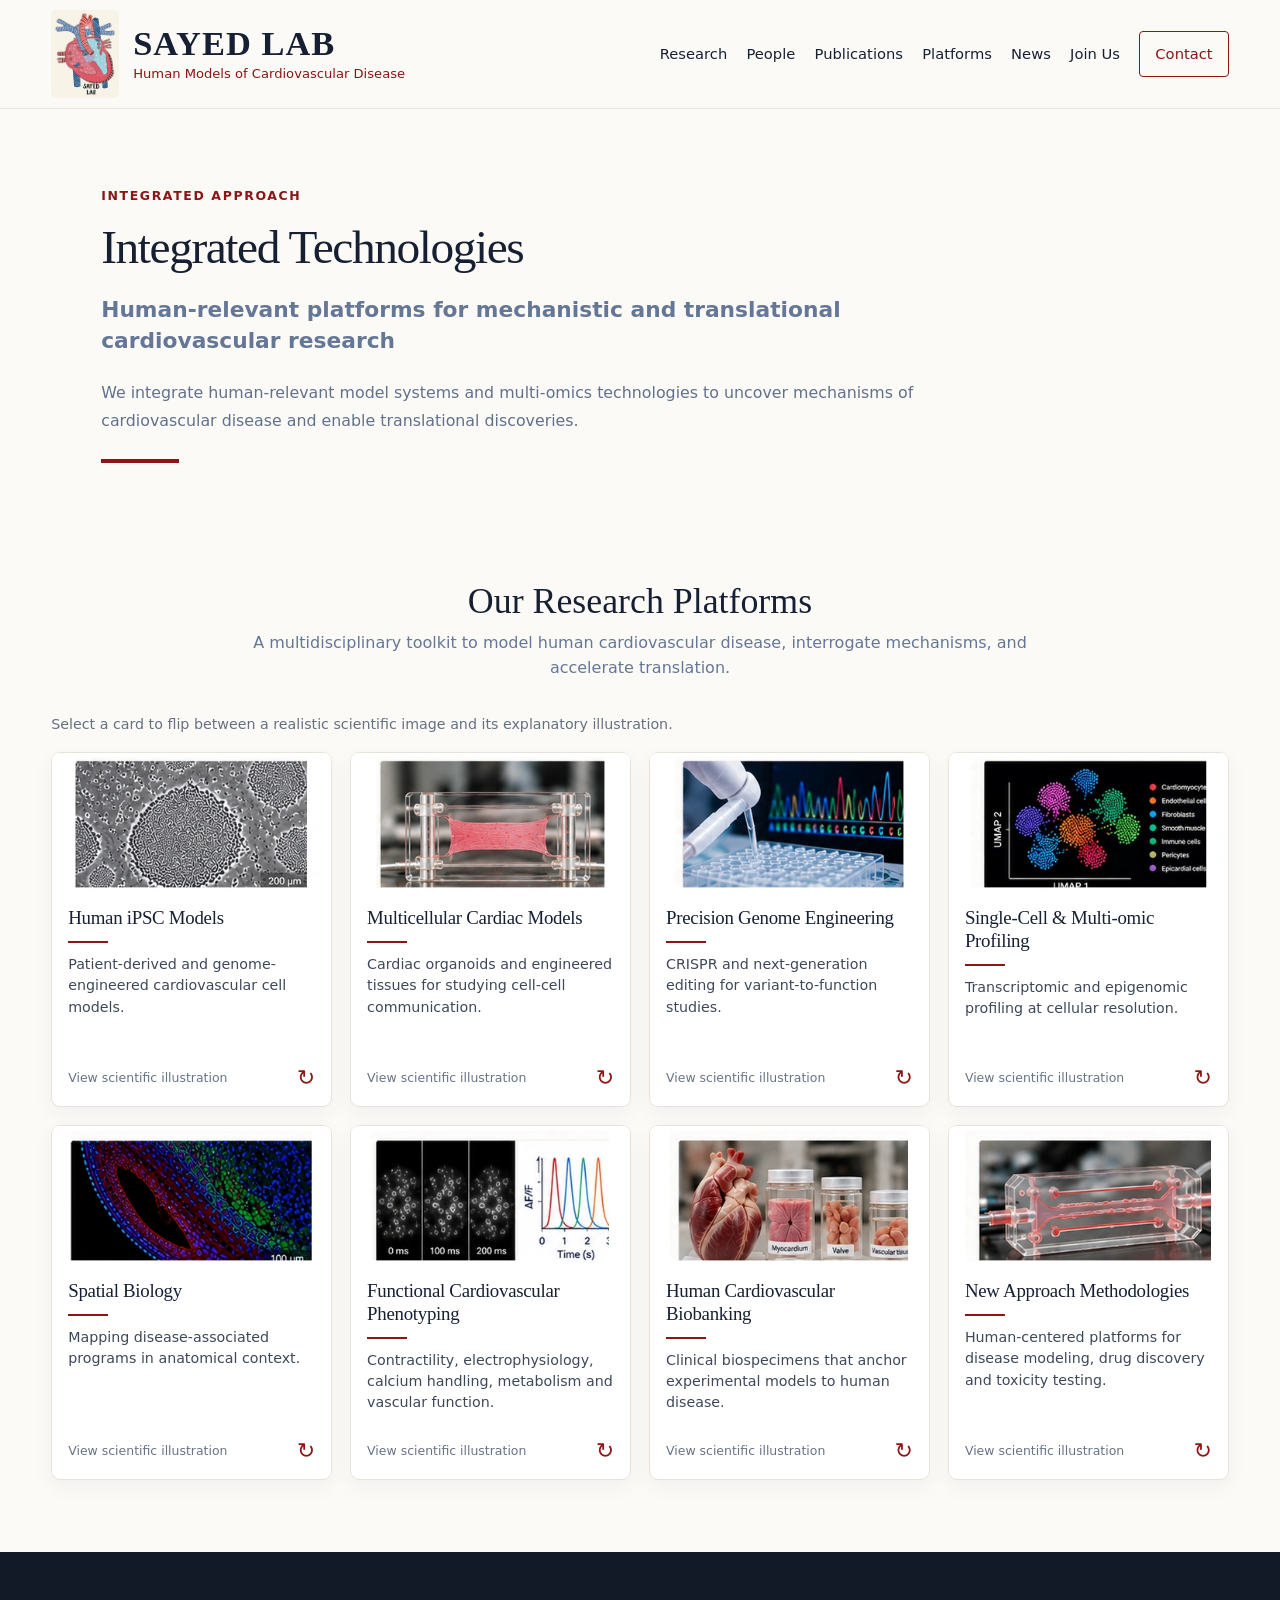
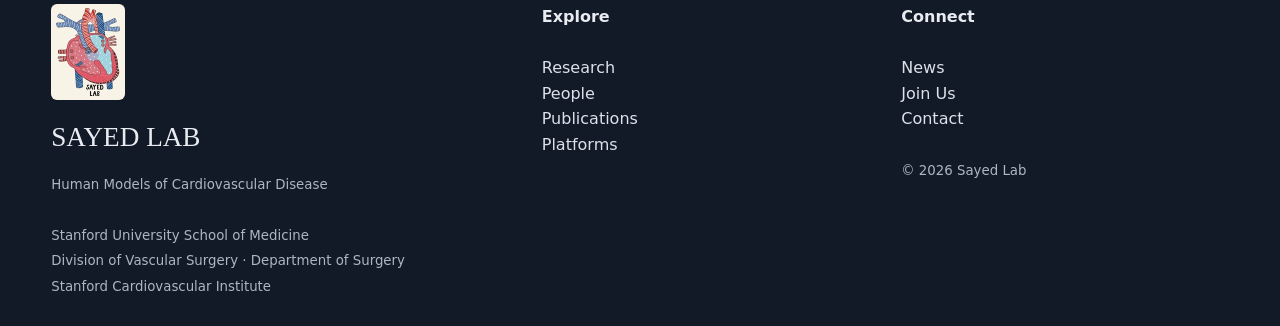
<file: platforms.html>
<!doctype html>
<html lang="en">
<head>
<meta charset="utf-8">
<meta name="viewport" content="width=device-width,initial-scale=1">
<title>Platforms | Sayed Lab</title>
<meta name="description" content="Sayed Lab at Stanford University — human models of cardiovascular disease.">
<link rel="stylesheet" href="styles.css?v=20261025-research-type">
<link rel="stylesheet" href="platforms-flip.css?v=20261027-clean-hero">
<link rel="stylesheet" href="site-branding.css?v=20261025-brand3">
</head>
<body>

<header class="header">
  <div class="container nav">
    <a href="index.html" class="brand site-brand">
      <img class="site-logo" src="assets/sayed-lab-logo.webp" alt="" width="148" height="192">
      <strong>SAYED LAB</strong>
      <span>Human Models of Cardiovascular Disease</span>
    </a>
    <nav class="navlinks">
      <a href="research.html">Research</a>
      <a href="people.html">People</a>
      <a href="publications.html">Publications</a>
      <a href="platforms.html">Platforms</a>
      <a href="news.html">News</a>
      <a href="join.html">Join Us</a>
      <a class="contact-btn" href="contact.html">Contact</a>
    </nav>
    <button class="menu-btn" aria-label="Open menu">☰</button>
  </div>
</header>


<main>
<section class="platforms-split-hero" aria-labelledby="platforms-title">
  <div class="platforms-hero-copy">
    <div class="eyebrow">Integrated approach</div>
    <h1 id="platforms-title">Integrated Technologies</h1>
    <h2>Human-relevant platforms for mechanistic and translational cardiovascular research</h2>
    <p>We integrate human-relevant model systems and multi-omics technologies to uncover mechanisms of cardiovascular disease and enable translational discoveries.</p>
    <span class="platforms-hero-rule" aria-hidden="true"></span>
  </div>
</section>
<div class="platforms-section-intro"><h2>Our Research Platforms</h2><p>A multidisciplinary toolkit to model human cardiovascular disease, interrogate mechanisms, and accelerate translation.</p></div>
<section class="platforms-gallery" aria-label="Research platform cards"><div class="container">
<p class="platforms-instruction">Select a card to flip between a realistic scientific image and its explanatory illustration.</p>
<div class="platforms-grid"><button class="platform-flip-card" type="button" aria-pressed="false" aria-label="Human iPSC Models: show scientific illustration" data-platform="0">
  <span class="platform-flip-inner">
    <span class="platform-face platform-front">
      <span class="platform-photo platform-tile tile-0" role="img" aria-label="Brightfield microscopy of an iPSC colony"></span>
      <span class="platform-copy"><span class="platform-name">Human iPSC Models</span><span class="platform-rule"></span><span class="platform-description">Patient-derived and genome-engineered cardiovascular cell models.</span><span class="platform-cue">View scientific illustration <span aria-hidden="true">↻</span></span></span>
    </span>
    <span class="platform-face platform-back" aria-hidden="true">
      <span class="platform-diagram platform-tile tile-8" role="img" aria-label="Schematic for Human iPSC Models"></span>
      <span class="platform-copy"><span class="platform-name">Human iPSC Models</span><span class="platform-rule"></span><span class="platform-description">iPSC colonies can be differentiated into cardiovascular lineages for disease modeling.</span><span class="platform-cue">Return to image <span aria-hidden="true">↻</span></span></span>
    </span>
  </span>
</button>
<button class="platform-flip-card" type="button" aria-pressed="false" aria-label="Multicellular Cardiac Models: show scientific illustration" data-platform="1">
  <span class="platform-flip-inner">
    <span class="platform-face platform-front">
      <span class="platform-photo platform-tile tile-1" role="img" aria-label="Microscopy image of engineered cardiac tissue"></span>
      <span class="platform-copy"><span class="platform-name">Multicellular Cardiac Models</span><span class="platform-rule"></span><span class="platform-description">Cardiac organoids and engineered tissues for studying cell-cell communication.</span><span class="platform-cue">View scientific illustration <span aria-hidden="true">↻</span></span></span>
    </span>
    <span class="platform-face platform-back" aria-hidden="true">
      <span class="platform-diagram platform-tile tile-9" role="img" aria-label="Schematic for Multicellular Cardiac Models"></span>
      <span class="platform-copy"><span class="platform-name">Multicellular Cardiac Models</span><span class="platform-rule"></span><span class="platform-description">Engineered multicellular tissues model interactions between cardiomyocytes, endothelial cells and fibroblasts.</span><span class="platform-cue">Return to image <span aria-hidden="true">↻</span></span></span>
    </span>
  </span>
</button>
<button class="platform-flip-card" type="button" aria-pressed="false" aria-label="Precision Genome Engineering: show scientific illustration" data-platform="2">
  <span class="platform-flip-inner">
    <span class="platform-face platform-front">
      <span class="platform-photo platform-tile tile-2" role="img" aria-label="Genome editing equipment and sequencing traces"></span>
      <span class="platform-copy"><span class="platform-name">Precision Genome Engineering</span><span class="platform-rule"></span><span class="platform-description">CRISPR and next-generation editing for variant-to-function studies.</span><span class="platform-cue">View scientific illustration <span aria-hidden="true">↻</span></span></span>
    </span>
    <span class="platform-face platform-back" aria-hidden="true">
      <span class="platform-diagram platform-tile tile-10" role="img" aria-label="Schematic for Precision Genome Engineering"></span>
      <span class="platform-copy"><span class="platform-name">Precision Genome Engineering</span><span class="platform-rule"></span><span class="platform-description">Targeted editing and isogenic controls connect genetic variants with functional phenotypes.</span><span class="platform-cue">Return to image <span aria-hidden="true">↻</span></span></span>
    </span>
  </span>
</button>
<button class="platform-flip-card" type="button" aria-pressed="false" aria-label="Single-Cell &amp; Multi-omic Profiling: show scientific illustration" data-platform="3">
  <span class="platform-flip-inner">
    <span class="platform-face platform-front">
      <span class="platform-photo platform-tile tile-3" role="img" aria-label="UMAP cell clustering visualization"></span>
      <span class="platform-copy"><span class="platform-name">Single-Cell &amp; Multi-omic Profiling</span><span class="platform-rule"></span><span class="platform-description">Transcriptomic and epigenomic profiling at cellular resolution.</span><span class="platform-cue">View scientific illustration <span aria-hidden="true">↻</span></span></span>
    </span>
    <span class="platform-face platform-back" aria-hidden="true">
      <span class="platform-diagram platform-tile tile-11" role="img" aria-label="Schematic for Single-Cell &amp; Multi-omic Profiling"></span>
      <span class="platform-copy"><span class="platform-name">Single-Cell &amp; Multi-omic Profiling</span><span class="platform-rule"></span><span class="platform-description">Single-cell sequencing resolves distinct cellular states and regulatory programs.</span><span class="platform-cue">Return to image <span aria-hidden="true">↻</span></span></span>
    </span>
  </span>
</button>
<button class="platform-flip-card" type="button" aria-pressed="false" aria-label="Spatial Biology: show scientific illustration" data-platform="4">
  <span class="platform-flip-inner">
    <span class="platform-face platform-front">
      <span class="platform-photo platform-tile tile-4" role="img" aria-label="Multicolor fluorescence microscopy of tissue"></span>
      <span class="platform-copy"><span class="platform-name">Spatial Biology</span><span class="platform-rule"></span><span class="platform-description">Mapping disease-associated programs in anatomical context.</span><span class="platform-cue">View scientific illustration <span aria-hidden="true">↻</span></span></span>
    </span>
    <span class="platform-face platform-back" aria-hidden="true">
      <span class="platform-diagram platform-tile tile-12" role="img" aria-label="Schematic for Spatial Biology"></span>
      <span class="platform-copy"><span class="platform-name">Spatial Biology</span><span class="platform-rule"></span><span class="platform-description">Spatial profiling links molecular states to their location within intact tissue.</span><span class="platform-cue">Return to image <span aria-hidden="true">↻</span></span></span>
    </span>
  </span>
</button>
<button class="platform-flip-card" type="button" aria-pressed="false" aria-label="Functional Cardiovascular Phenotyping: show scientific illustration" data-platform="5">
  <span class="platform-flip-inner">
    <span class="platform-face platform-front">
      <span class="platform-photo platform-tile tile-5" role="img" aria-label="Calcium imaging and physiological traces"></span>
      <span class="platform-copy"><span class="platform-name">Functional Cardiovascular Phenotyping</span><span class="platform-rule"></span><span class="platform-description">Contractility, electrophysiology, calcium handling, metabolism and vascular function.</span><span class="platform-cue">View scientific illustration <span aria-hidden="true">↻</span></span></span>
    </span>
    <span class="platform-face platform-back" aria-hidden="true">
      <span class="platform-diagram platform-tile tile-13" role="img" aria-label="Schematic for Functional Cardiovascular Phenotyping"></span>
      <span class="platform-copy"><span class="platform-name">Functional Cardiovascular Phenotyping</span><span class="platform-rule"></span><span class="platform-description">Functional measurements test electrical, contractile and metabolic consequences of disease.</span><span class="platform-cue">Return to image <span aria-hidden="true">↻</span></span></span>
    </span>
  </span>
</button>
<button class="platform-flip-card" type="button" aria-pressed="false" aria-label="Human Cardiovascular Biobanking: show scientific illustration" data-platform="6">
  <span class="platform-flip-inner">
    <span class="platform-face platform-front">
      <span class="platform-photo platform-tile tile-6" role="img" aria-label="Cardiovascular specimens and biobank collection containers"></span>
      <span class="platform-copy"><span class="platform-name">Human Cardiovascular Biobanking</span><span class="platform-rule"></span><span class="platform-description">Clinical biospecimens that anchor experimental models to human disease.</span><span class="platform-cue">View scientific illustration <span aria-hidden="true">↻</span></span></span>
    </span>
    <span class="platform-face platform-back" aria-hidden="true">
      <span class="platform-diagram platform-tile tile-14" role="img" aria-label="Schematic for Human Cardiovascular Biobanking"></span>
      <span class="platform-copy"><span class="platform-name">Human Cardiovascular Biobanking</span><span class="platform-rule"></span><span class="platform-description">Patient-derived tissues provide clinical context for experimental disease models.</span><span class="platform-cue">Return to image <span aria-hidden="true">↻</span></span></span>
    </span>
  </span>
</button>
<button class="platform-flip-card" type="button" aria-pressed="false" aria-label="New Approach Methodologies: show scientific illustration" data-platform="7">
  <span class="platform-flip-inner">
    <span class="platform-face platform-front">
      <span class="platform-photo platform-tile tile-7" role="img" aria-label="Human organ-on-chip microfluidic platform"></span>
      <span class="platform-copy"><span class="platform-name">New Approach Methodologies</span><span class="platform-rule"></span><span class="platform-description">Human-centered platforms for disease modeling, drug discovery and toxicity testing.</span><span class="platform-cue">View scientific illustration <span aria-hidden="true">↻</span></span></span>
    </span>
    <span class="platform-face platform-back" aria-hidden="true">
      <span class="platform-diagram platform-tile tile-15" role="img" aria-label="Schematic for New Approach Methodologies"></span>
      <span class="platform-copy"><span class="platform-name">New Approach Methodologies</span><span class="platform-rule"></span><span class="platform-description">Organ-on-chip and other human-centered methods support mechanistic and preclinical studies.</span><span class="platform-cue">Return to image <span aria-hidden="true">↻</span></span></span>
    </span>
  </span>
</button></div>
</div></section>
</main>


<footer class="footer">
  <div class="container footer-grid">
    <div>
      <div class="serif" style="font-size:1.7rem;margin-bottom:.7rem">SAYED LAB</div>
      <small>Human Models of Cardiovascular Disease</small><br><br>
      <small>Stanford University School of Medicine<br>
      Division of Vascular Surgery · Department of Surgery<br>
      Stanford Cardiovascular Institute</small>
    </div>
    <div>
      <strong>Explore</strong><br><br>
      <a href="research.html">Research</a><br>
      <a href="people.html">People</a><br>
      <a href="publications.html">Publications</a><br>
      <a href="platforms.html">Platforms</a>
    </div>
    <div>
      <strong>Connect</strong><br><br>
      <a href="news.html">News</a><br>
      <a href="join.html">Join Us</a><br>
      <a href="contact.html">Contact</a><br><br>
      <small>© 2026 Sayed Lab</small>
    </div>
  </div>
</footer>
<script src="script.js"></script>
<script src="platforms-flip.js"></script>

</body>
</html>
</file>
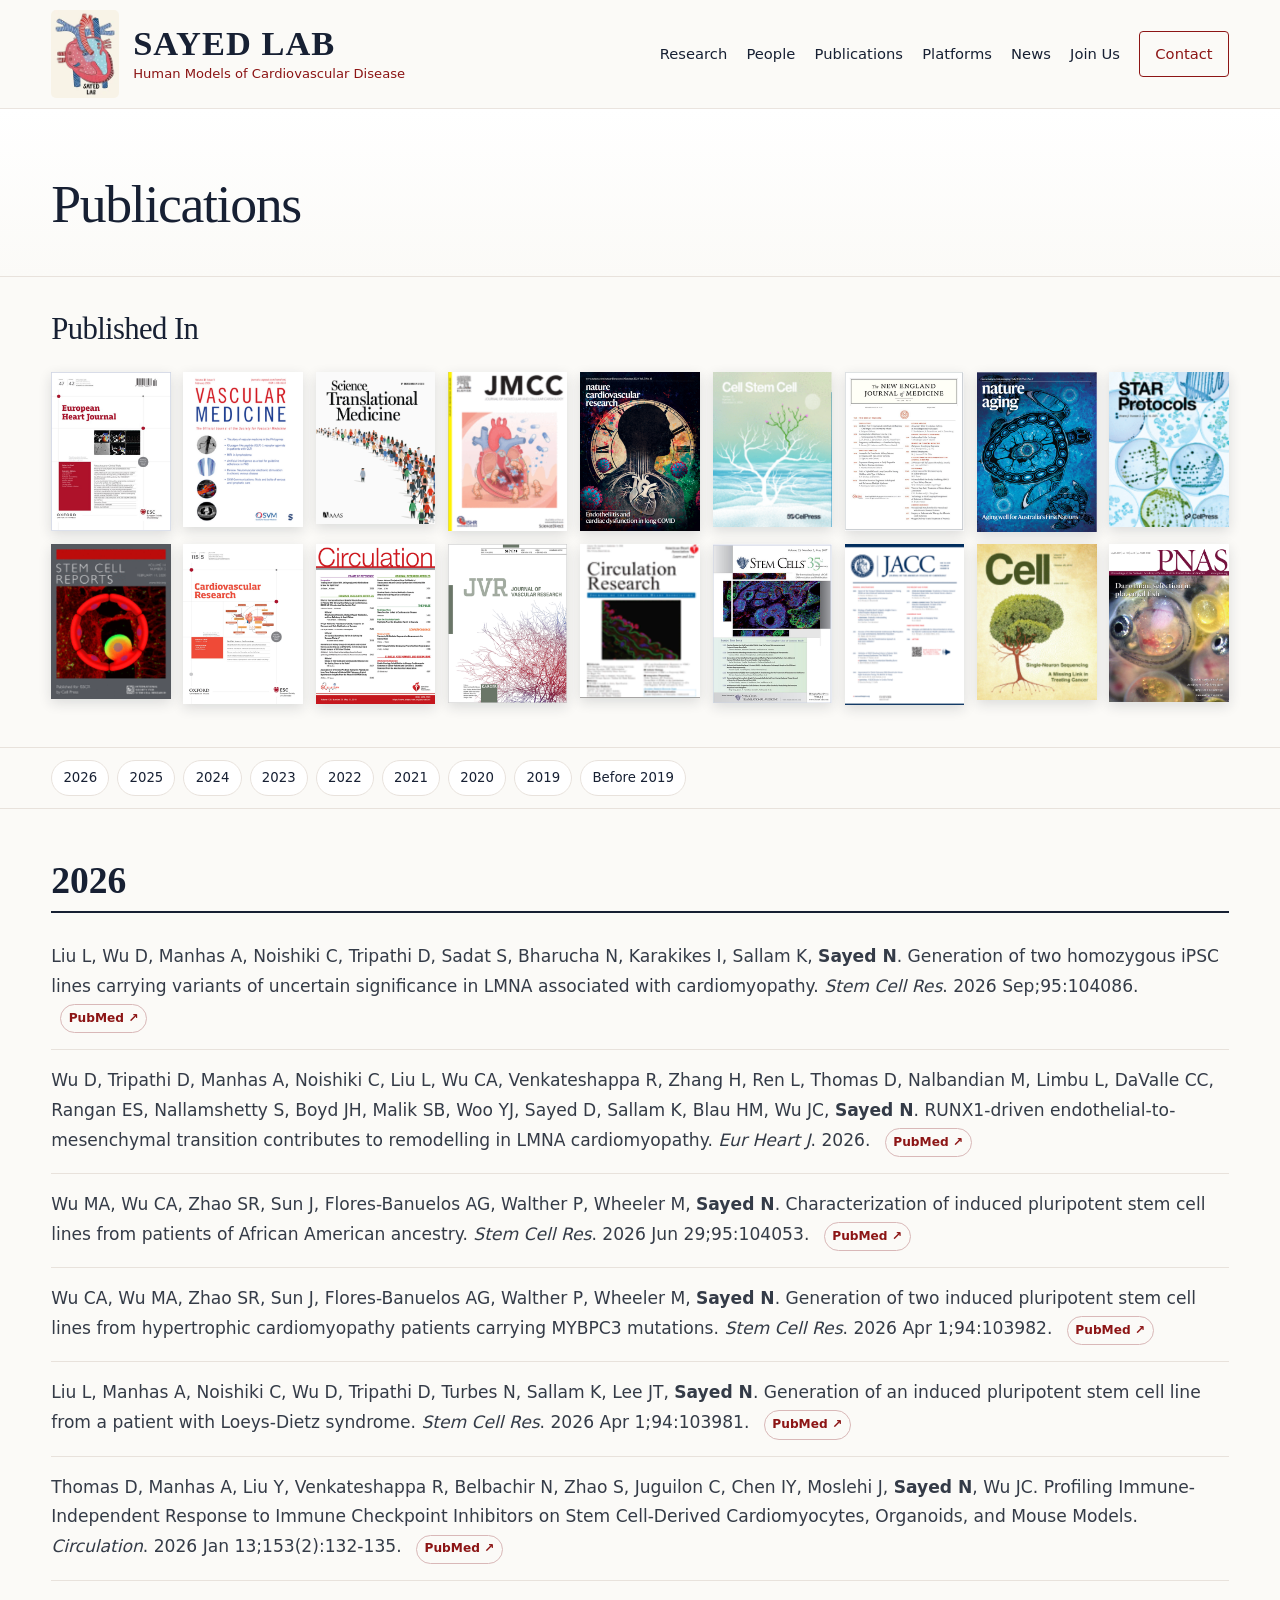
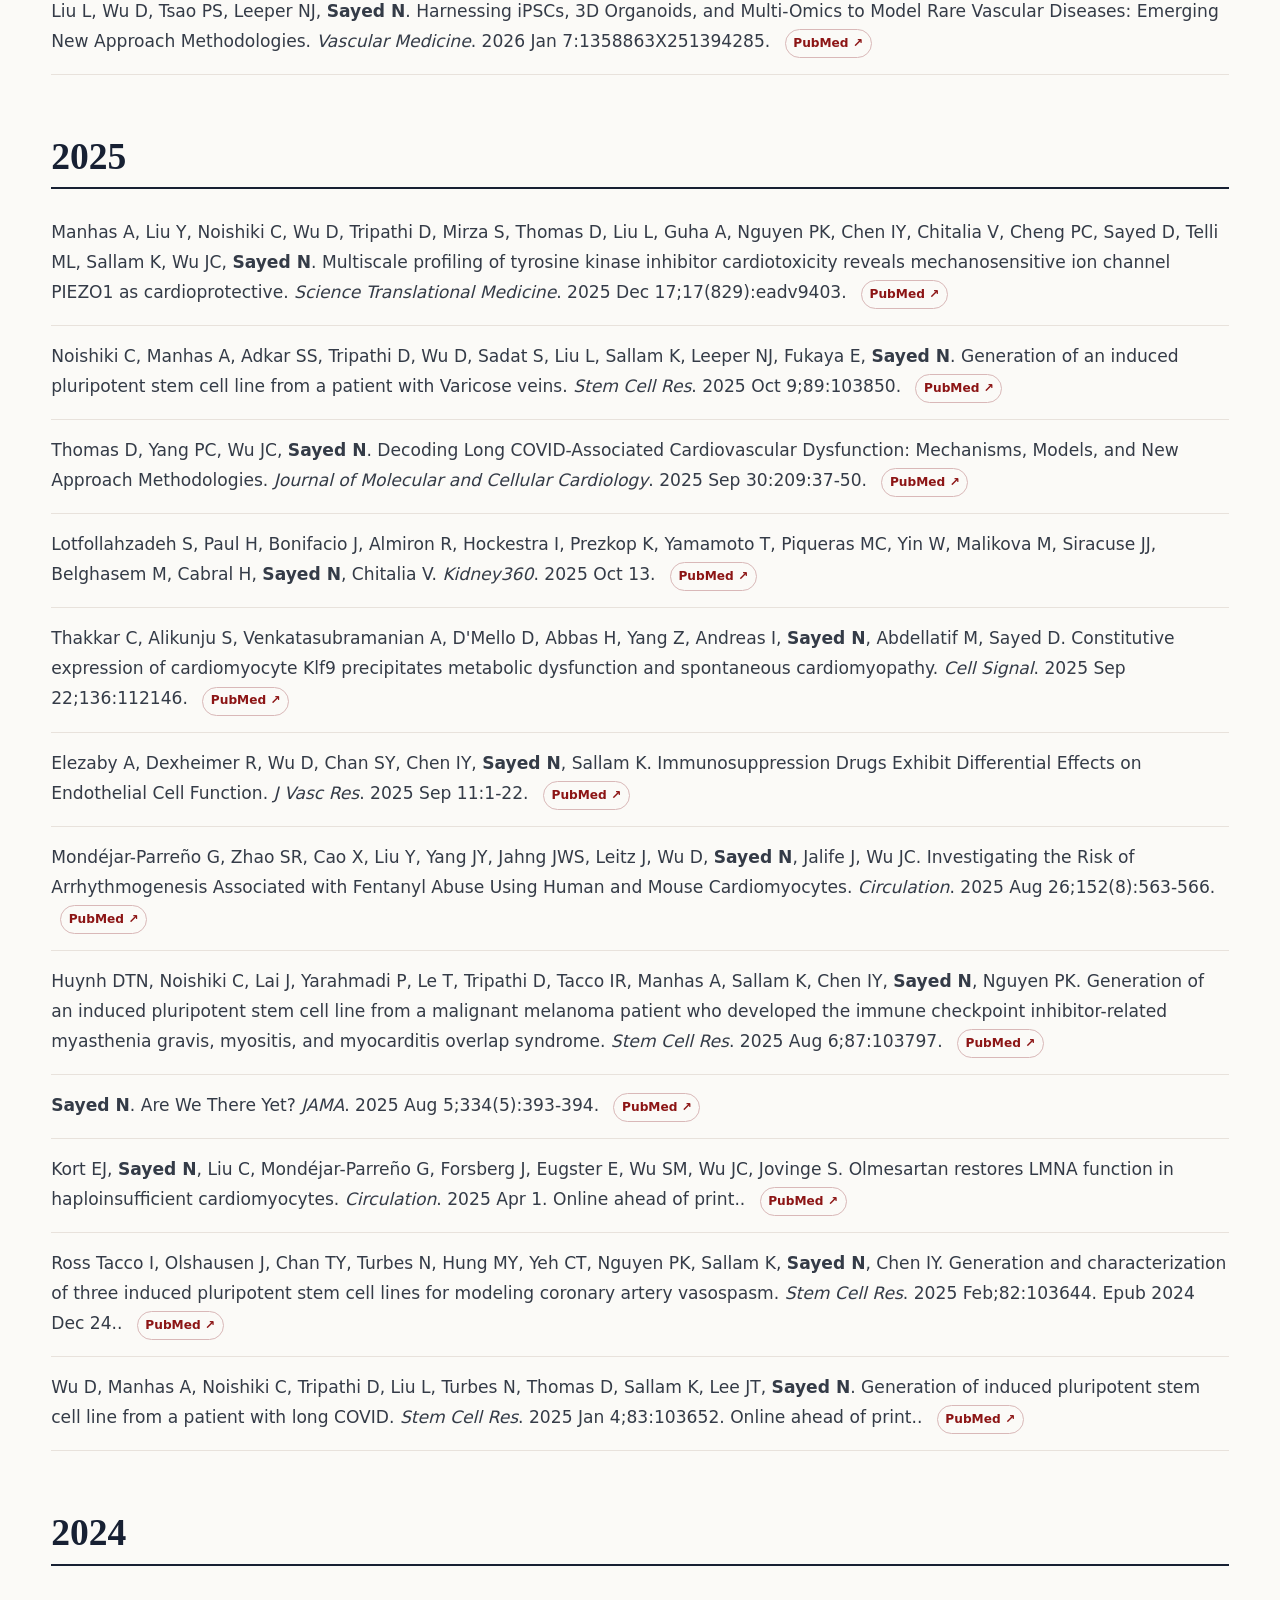
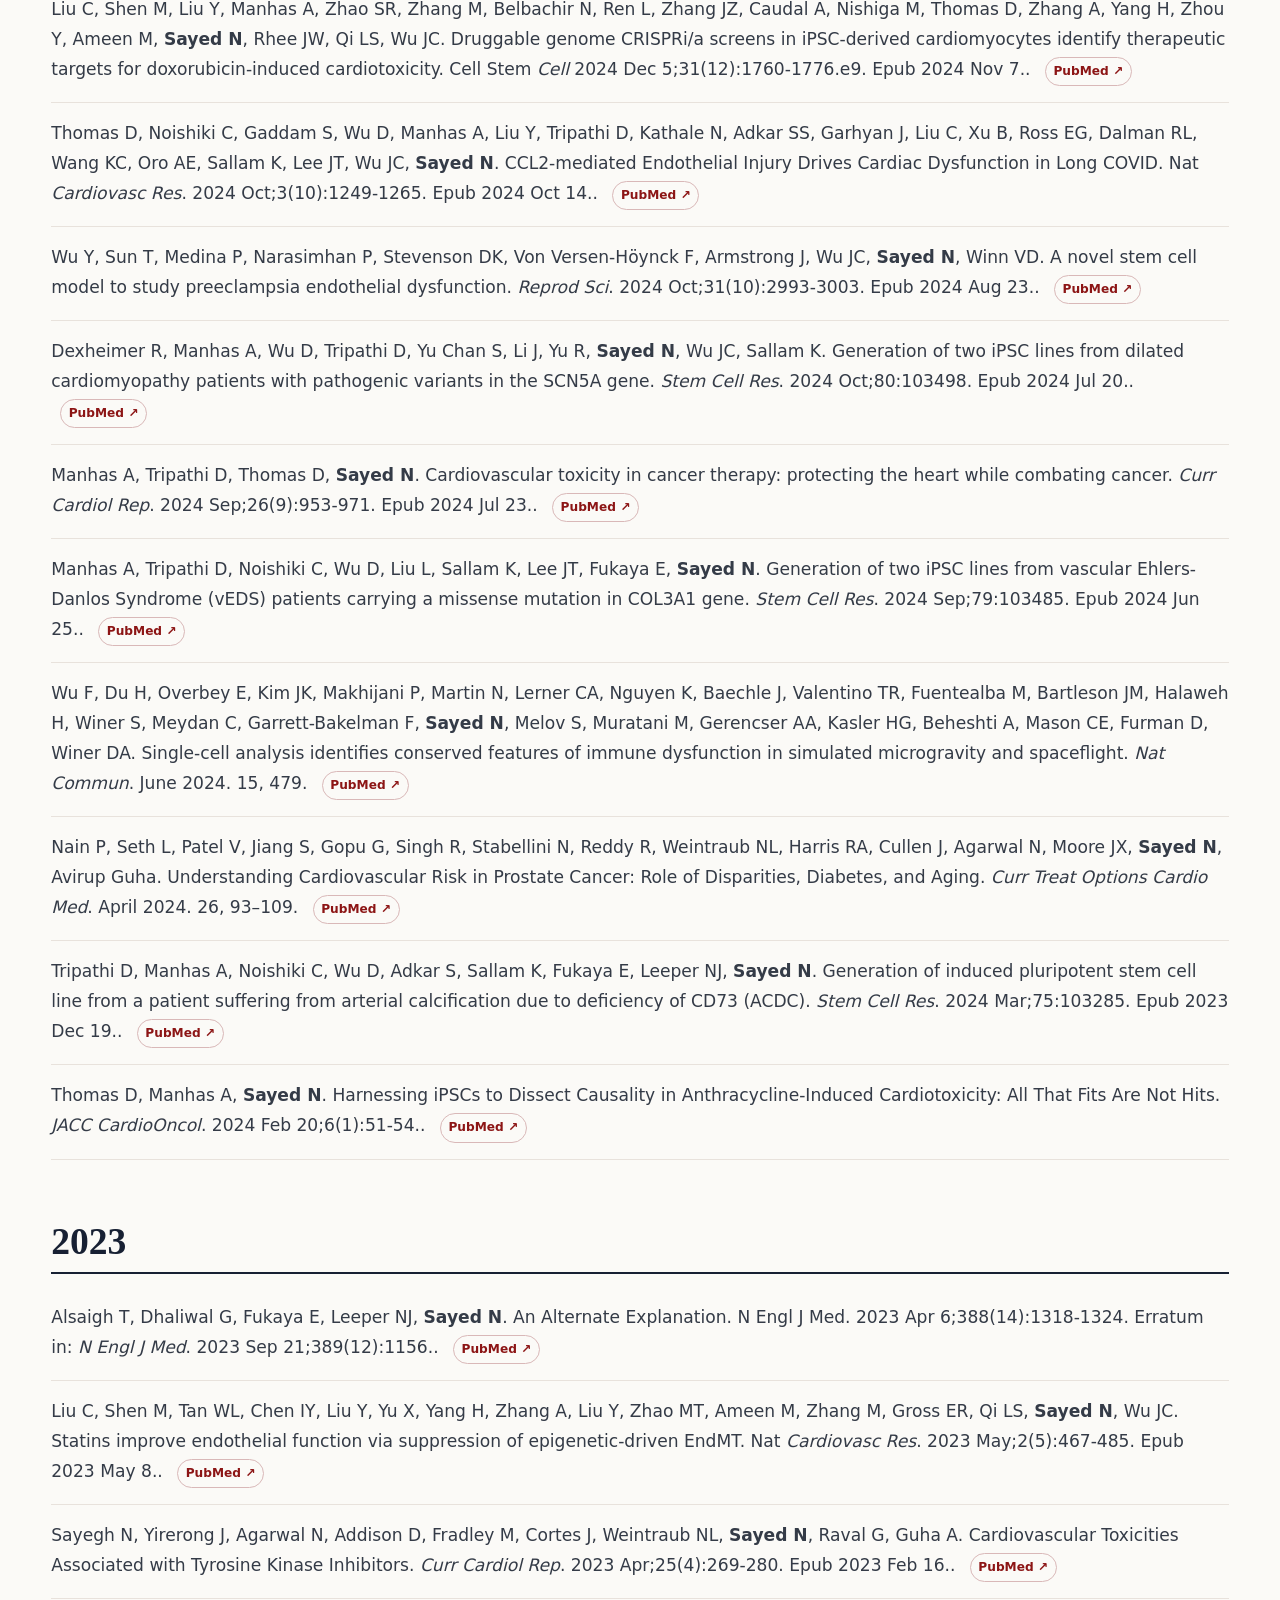
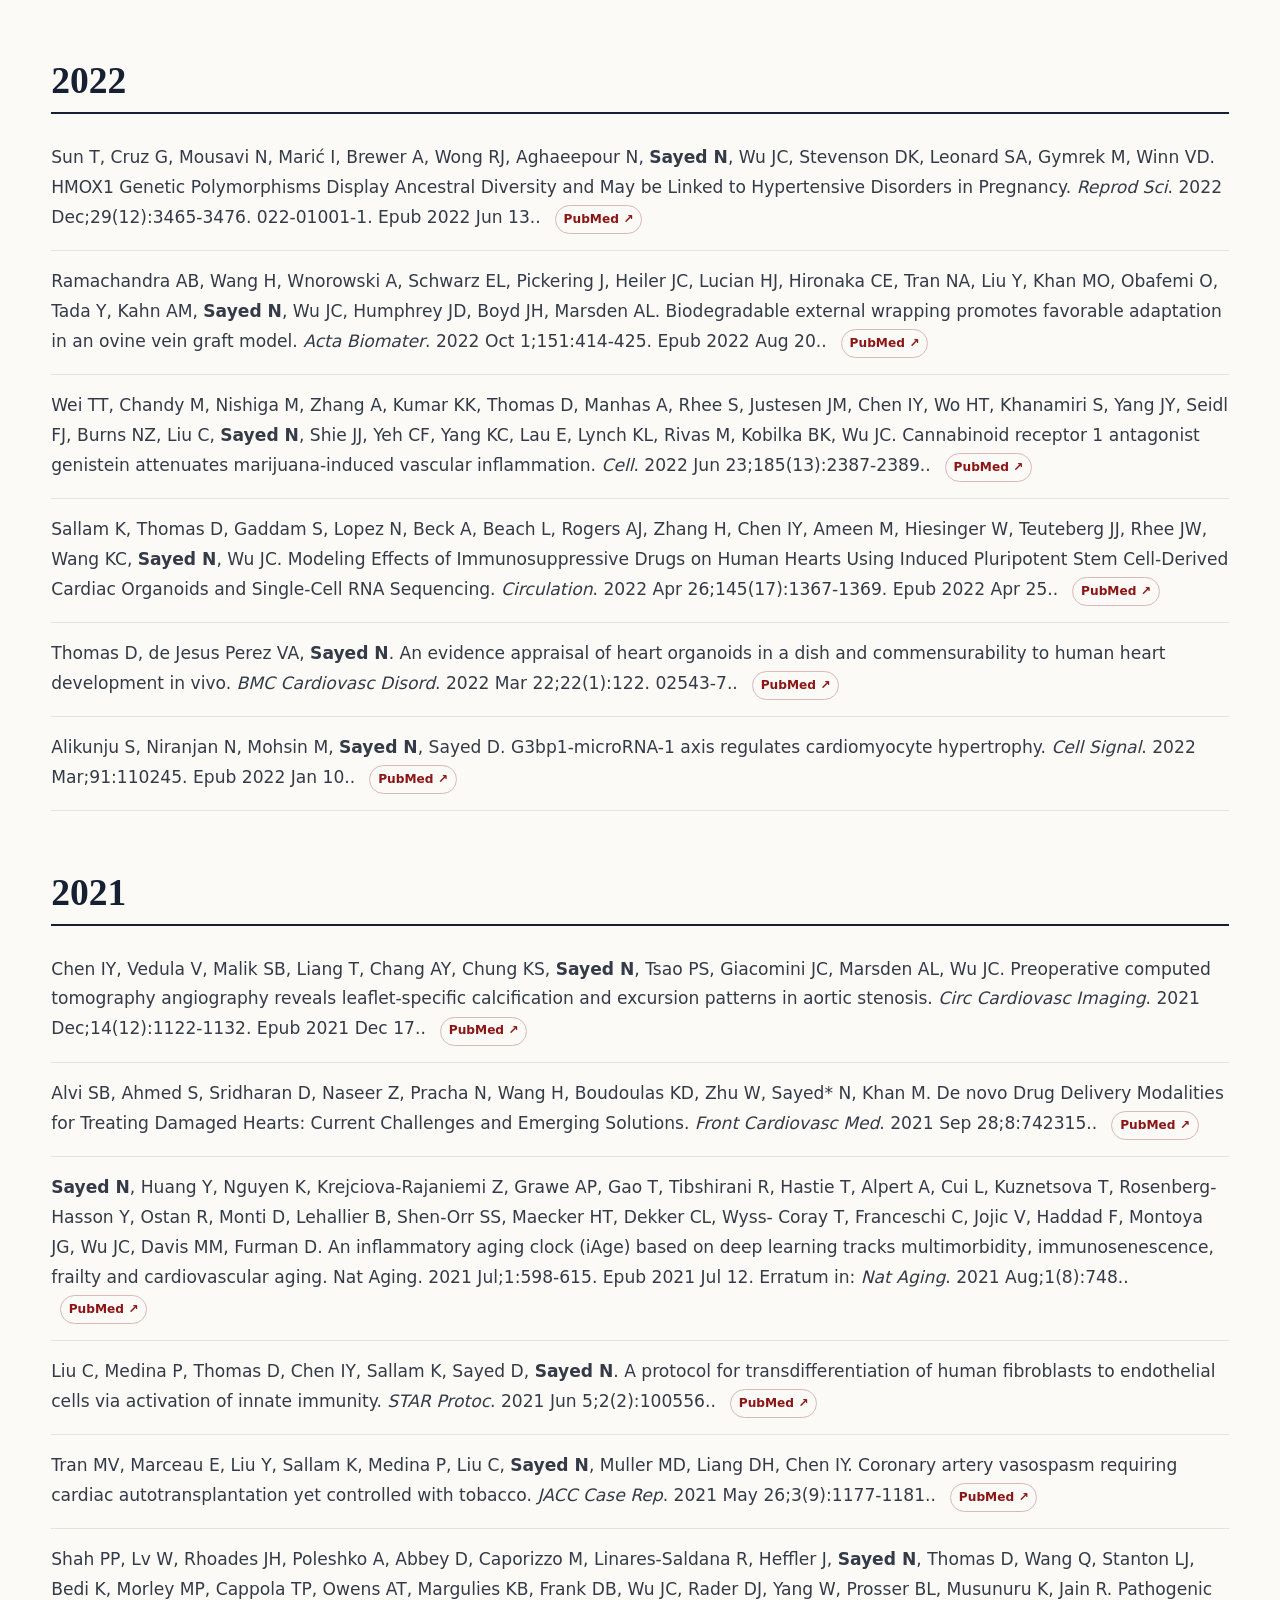
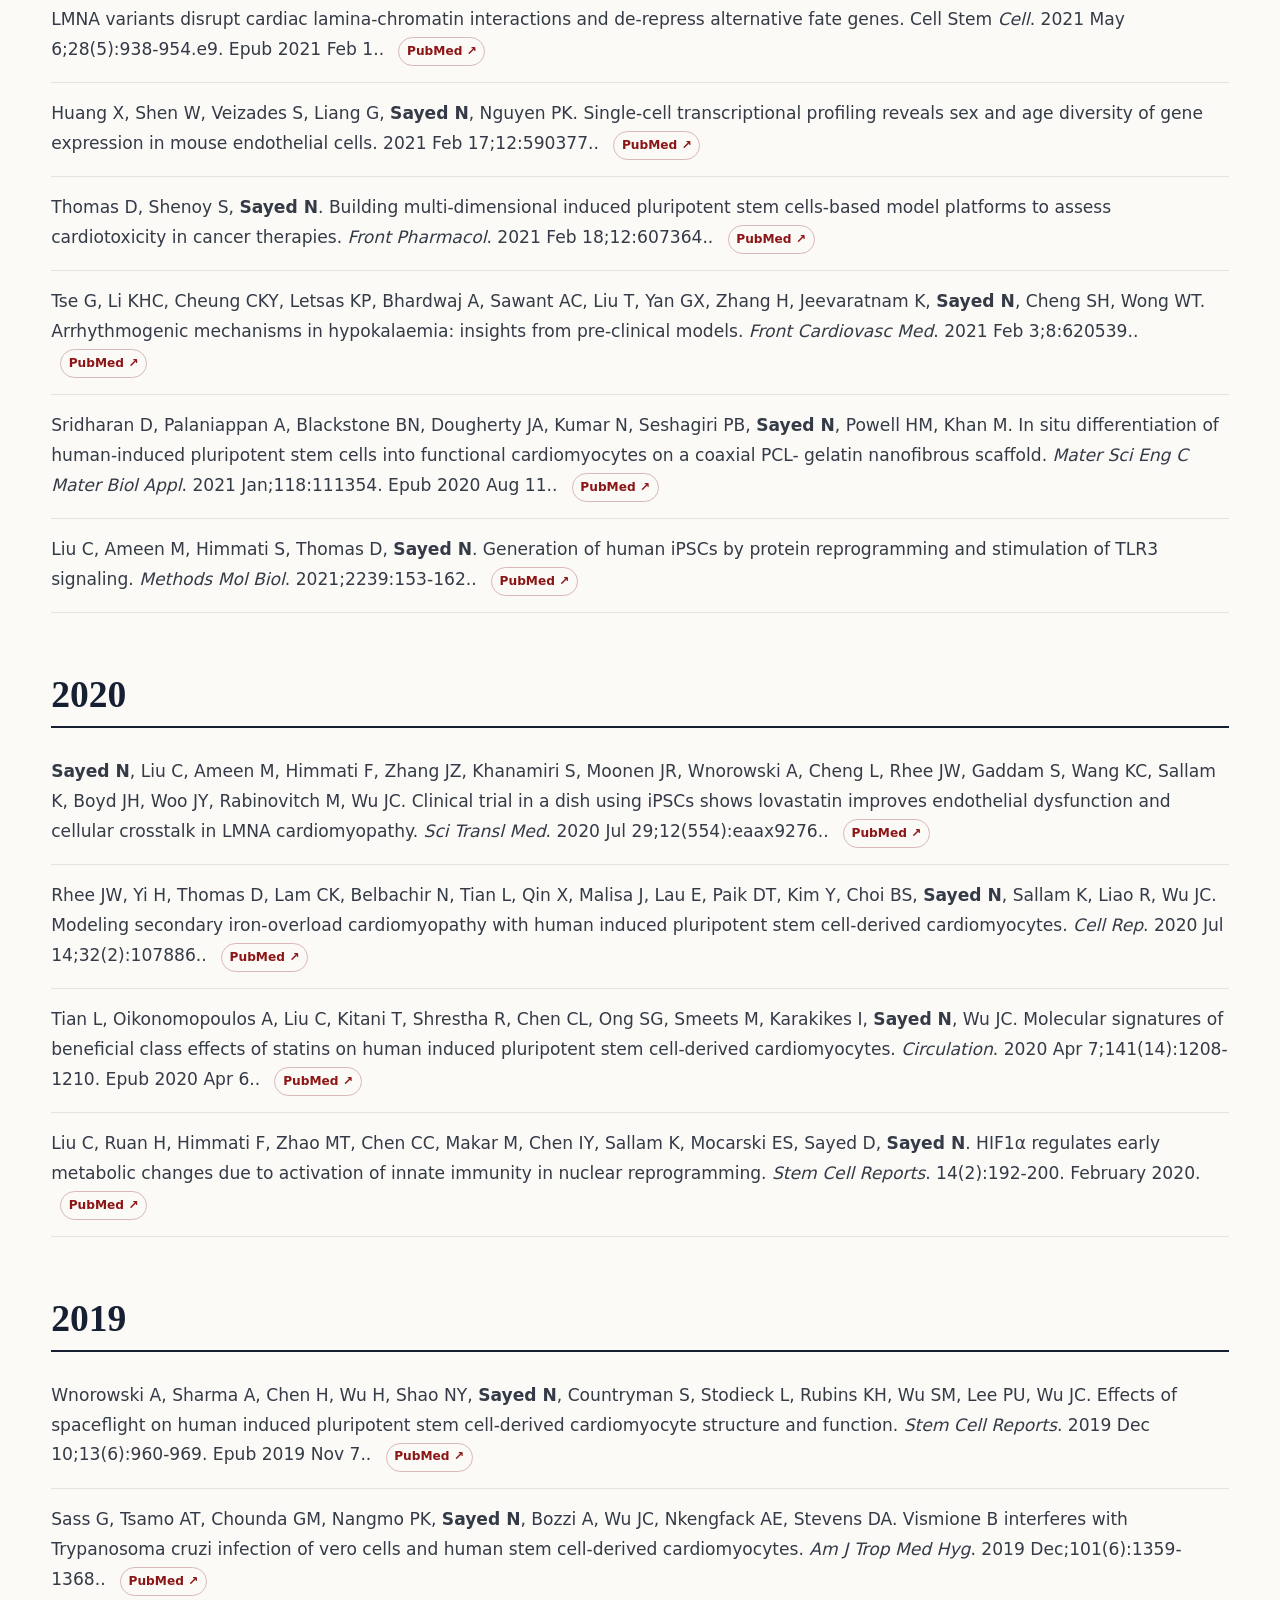
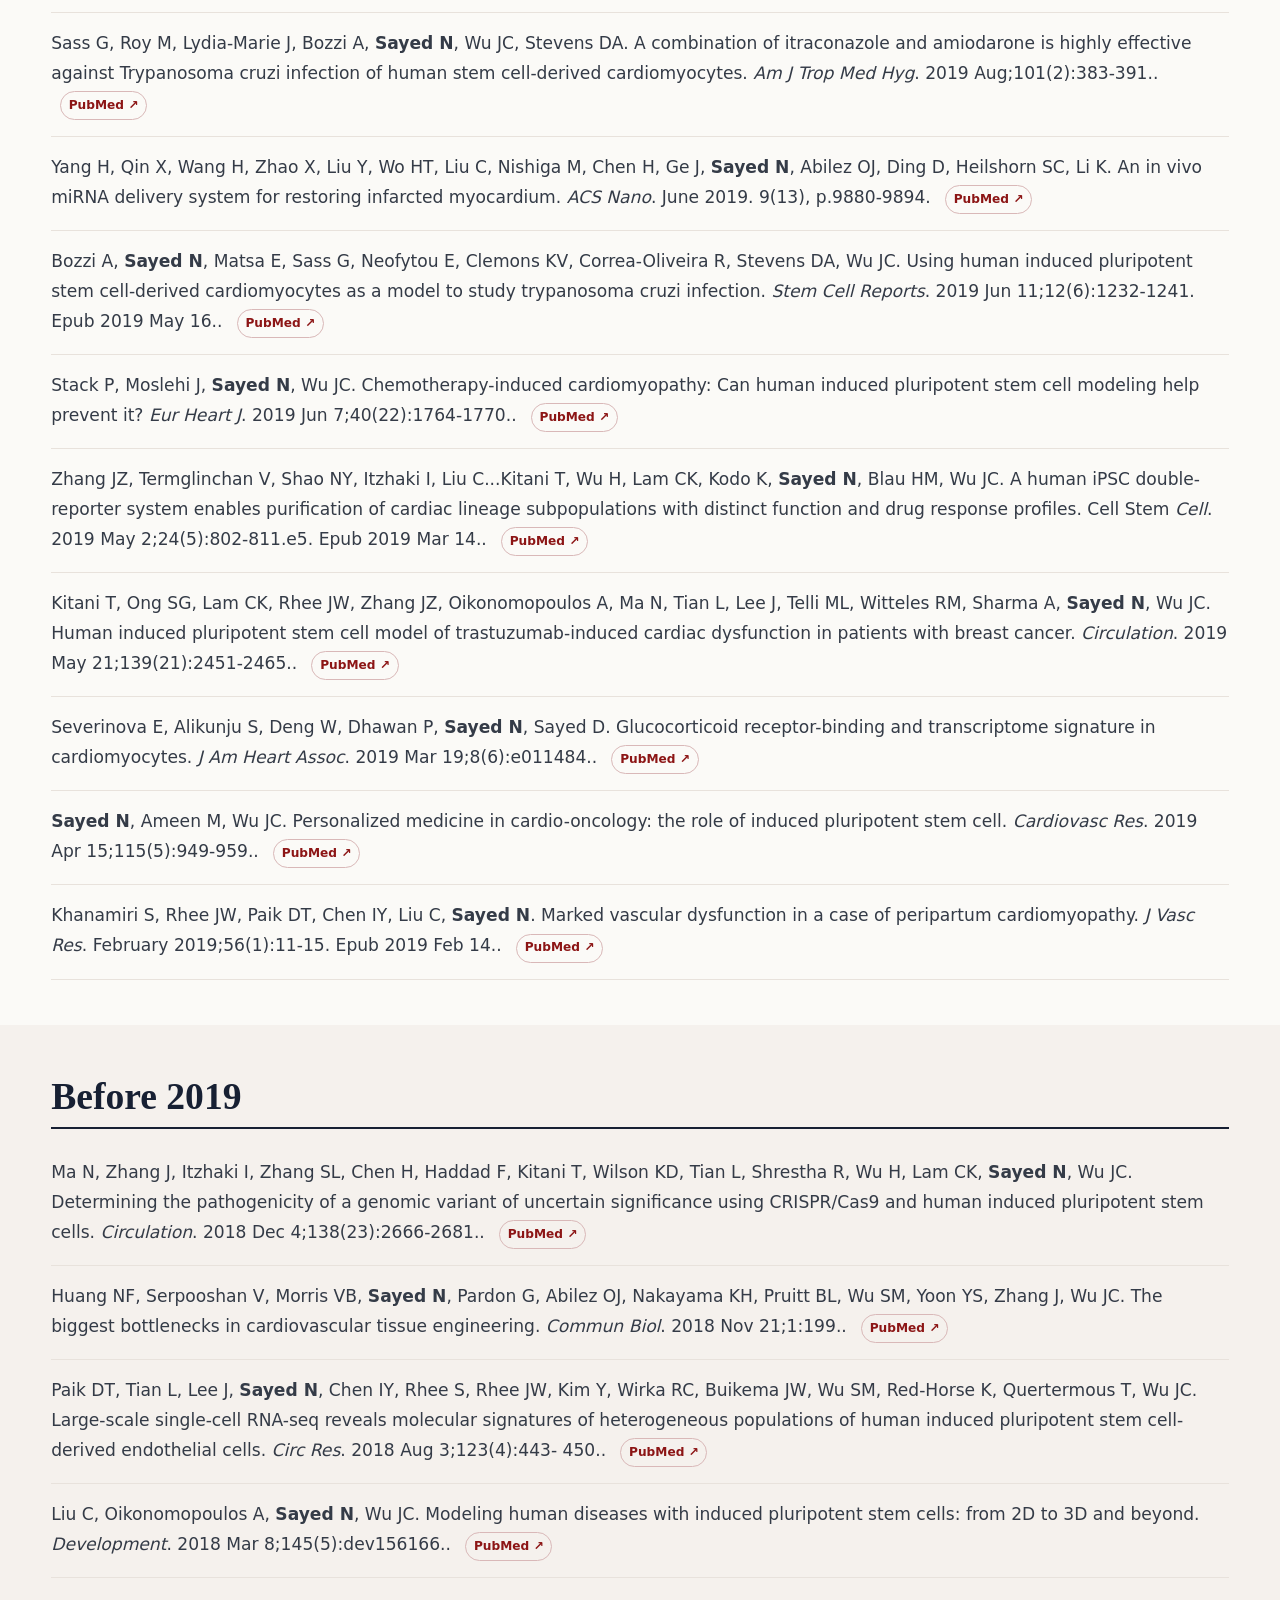
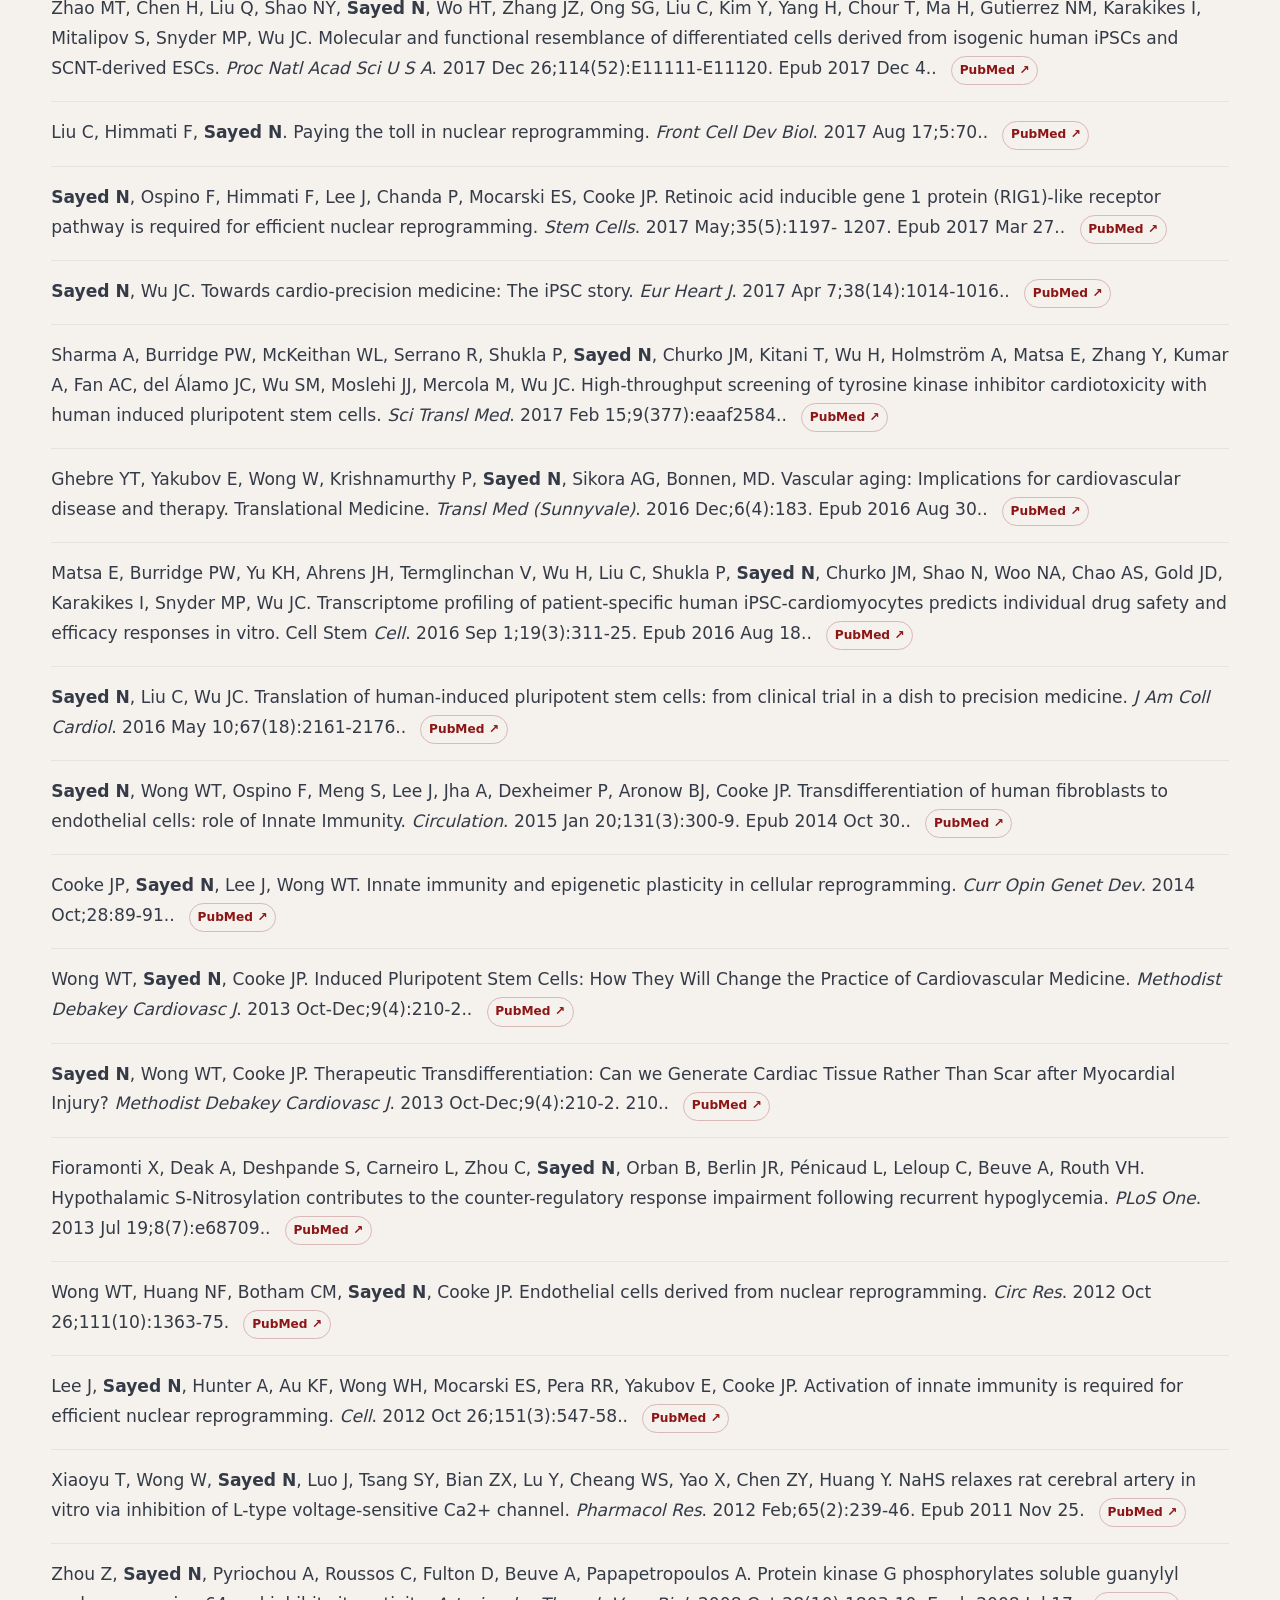
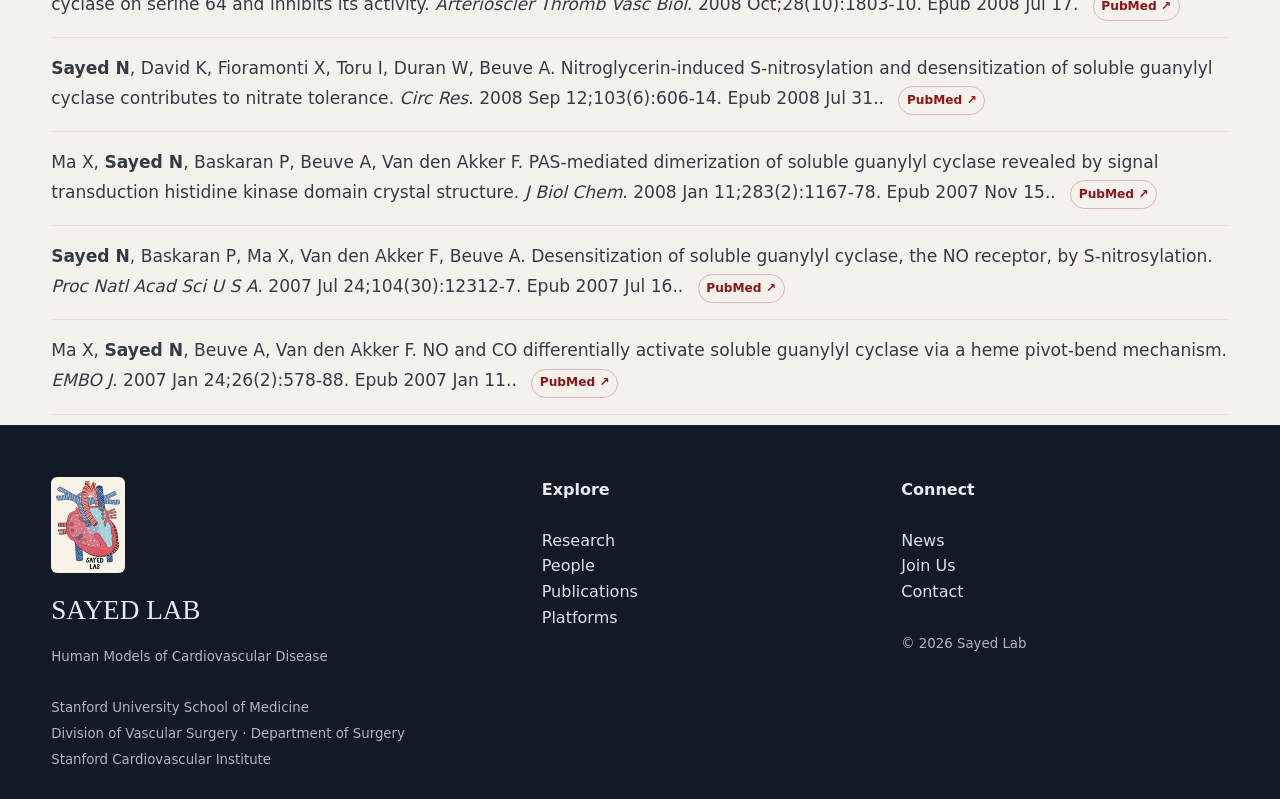
<file: publications.html>
<!doctype html><html lang="en"><head><meta charset="utf-8"><meta name="viewport" content="width=device-width,initial-scale=1">
<title>Publications | Sayed Lab</title><link rel="stylesheet" href="styles.css?v=20261113-eighteen-covers">
<link rel="stylesheet" href="site-branding.css?v=20261025-brand3"></head><body><header class="header">
  <div class="container nav">
    <a href="index.html" class="brand site-brand">
      <img class="site-logo" src="assets/sayed-lab-logo.webp" alt="" width="148" height="192">
      <strong>SAYED LAB</strong>
      <span>Human Models of Cardiovascular Disease</span>
    </a>
    <nav class="navlinks">
      <a href="research.html">Research</a>
      <a href="people.html">People</a>
      <a href="publications.html">Publications</a>
      <a href="platforms.html">Platforms</a>
      <a href="news.html">News</a>
      <a href="join.html">Join Us</a>
      <a class="contact-btn" href="contact.html">Contact</a>
    </nav>
    <button class="menu-btn" aria-label="Open menu">☰</button>
  </div>
</header>
<main>
<section class="cvpub2-hero"><div class="container">
<h1>Publications</h1>
</div></section>
<section class="pub-cover-section" aria-labelledby="pub-cover-heading">
  <div class="container">
    <h2 id="pub-cover-heading">Published In</h2>
    <div class="pub-cover-gallery" role="region" aria-label="Journal cover gallery" tabindex="0">
      <a class="pub-cover-item" href="https://pubmed.ncbi.nlm.nih.gov/42578927/" target="_blank" rel="noopener noreferrer" aria-label="Read RUNX1-driven endothelial-to-mesenchymal transition in LMNA cardiomyopathy">
        <img src="assets/European%20Heart%20Journal.png" alt="European Heart Journal journal cover" loading="lazy" decoding="async">
      </a>
      <a class="pub-cover-item" href="https://pubmed.ncbi.nlm.nih.gov/41498403/" target="_blank" rel="noopener noreferrer" aria-label="Read Harnessing iPSCs, 3D organoids, and multi-omics to model rare vascular diseases">
        <img src="assets/Vascular%20Medicine.png" alt="Vascular Medicine journal cover" loading="lazy" decoding="async">
      </a>
      <a class="pub-cover-item" href="https://pubmed.ncbi.nlm.nih.gov/?term=%22Multiscale+profiling+of+tyrosine+kinase+inhibitor+cardiotoxicity+reveals+mechanosensitive+ion+channel+PIEZO1+as+cardioprotective%22" target="_blank" rel="noopener noreferrer" aria-label="Read Multiscale profiling of tyrosine kinase inhibitor cardiotoxicity">
        <img src="assets/STM.jpg" alt="Science Translational Medicine journal cover" loading="lazy" decoding="async">
      </a>
      <a class="pub-cover-item" href="https://pubmed.ncbi.nlm.nih.gov/?term=%22Decoding+Long+COVID-Associated+Cardiovascular+Dysfunction%3A+Mechanisms%2C+Models%2C+and+New+Approach+Methodologies%22" target="_blank" rel="noopener noreferrer" aria-label="Read Decoding Long COVID-Associated Cardiovascular Dysfunction: Mechanisms, Models, and New Approach Methodologies">
        <img src="assets/JMCC.png" alt="Journal of Molecular and Cellular Cardiology journal cover" loading="lazy" decoding="async">
      </a>
      <a class="pub-cover-item" href="https://pubmed.ncbi.nlm.nih.gov/39402206/" target="_blank" rel="noopener noreferrer" aria-label="Read CCL2-mediated endothelial injury drives cardiac dysfunction in Long COVID">
        <img src="assets/Nature%20CVR.png" alt="Nature Cardiovascular Research journal cover" loading="lazy" decoding="async">
      </a>
      <a class="pub-cover-item" href="https://pubmed.ncbi.nlm.nih.gov/39515331/" target="_blank" rel="noopener noreferrer" aria-label="Read Druggable genome CRISPRi/a screens in iPSC-derived cardiomyocytes">
        <img src="assets/Cell%20Stem%20Cell.png" alt="Cell Stem Cell journal cover" loading="lazy" decoding="async">
      </a>
      <a class="pub-cover-item" href="https://pubmed.ncbi.nlm.nih.gov/37018496/" target="_blank" rel="noopener noreferrer" aria-label="Read An Alternate Explanation">
        <img src="assets/NEJM.jpeg" alt="The New England Journal of Medicine journal cover" loading="lazy" decoding="async">
      </a>
      <a class="pub-cover-item" href="https://pubmed.ncbi.nlm.nih.gov/34888528/" target="_blank" rel="noopener noreferrer" aria-label="Read An inflammatory aging clock based on deep learning tracks multimorbidity, immunosenescence, frailty and cardiovascular aging">
        <img src="assets/Nature%20Aging.png" alt="Nature Aging journal cover" loading="lazy" decoding="async">
      </a>
      <a class="pub-cover-item" href="https://pubmed.ncbi.nlm.nih.gov/34151292/" target="_blank" rel="noopener noreferrer" aria-label="Read A protocol for transdifferentiation of human fibroblasts to endothelial cells via activation of innate immunity">
        <img src="assets/Star%20Protocols.png" alt="STAR Protocols journal cover" loading="lazy" decoding="async">
      </a>
      <a class="pub-cover-item" href="https://pubmed.ncbi.nlm.nih.gov/32048999/" target="_blank" rel="noopener noreferrer" aria-label="Read HIF1α Regulates Early Metabolic Changes due to Activation of Innate Immunity in Nuclear Reprogramming">
        <img src="assets/Stem%20Cell%20Reports.png" alt="Stem Cell Reports journal cover" loading="lazy" decoding="async">
      </a>
      <a class="pub-cover-item" href="https://pubmed.ncbi.nlm.nih.gov/30768178/" target="_blank" rel="noopener noreferrer" aria-label="Read Personalized medicine in cardio-oncology: the role of induced pluripotent stem cell">
        <img src="assets/Cardiovascular%20Research.jpeg" alt="Cardiovascular Research journal cover" loading="lazy" decoding="async">
      </a>
      <a class="pub-cover-item" href="https://pubmed.ncbi.nlm.nih.gov/30866650/" target="_blank" rel="noopener noreferrer" aria-label="Read Human iPSC model of trastuzumab-induced cardiac dysfunction">
        <img src="assets/Circulation.jpg" alt="Circulation journal cover" loading="lazy" decoding="async">
      </a>
      <a class="pub-cover-item" href="https://pubmed.ncbi.nlm.nih.gov/30763932/" target="_blank" rel="noopener noreferrer" aria-label="Read Marked vascular dysfunction in a case of peripartum cardiomyopathy">
        <img src="assets/JVR.png" alt="Journal of Vascular Research journal cover" loading="lazy" decoding="async">
      </a>
      <a class="pub-cover-item" href="https://pubmed.ncbi.nlm.nih.gov/29986945/" target="_blank" rel="noopener noreferrer" aria-label="Read Large-scale single-cell RNA-seq reveals molecular signatures of heterogeneous populations of human induced pluripotent stem cell-derived endothelial cells">
        <img src="assets/Circ%20Res.png" alt="Circulation Research journal cover" loading="lazy" decoding="async">
      </a>
      <a class="pub-cover-item" href="https://pubmed.ncbi.nlm.nih.gov/28276156/" target="_blank" rel="noopener noreferrer" aria-label="Read Retinoic acid inducible gene 1 protein (RIG1)-like receptor pathway is required for efficient nuclear reprogramming">
        <img src="assets/Stem%20Cells.png" alt="Stem Cells journal cover" loading="lazy" decoding="async">
      </a>
      <a class="pub-cover-item" href="https://pubmed.ncbi.nlm.nih.gov/27151349/" target="_blank" rel="noopener noreferrer" aria-label="Read Translation of human-induced pluripotent stem cells: from clinical trial in a dish to precision medicine">
        <img src="assets/JACC.png" alt="Journal of the American College of Cardiology journal cover" loading="lazy" decoding="async">
      </a>
      <a class="pub-cover-item" href="https://pubmed.ncbi.nlm.nih.gov/23101625/" target="_blank" rel="noopener noreferrer" aria-label="Read Activation of innate immunity is required for efficient nuclear reprogramming">
        <img src="assets/Cell.png" alt="Cell journal cover" loading="lazy" decoding="async">
      </a>
      <a class="pub-cover-item" href="https://pubmed.ncbi.nlm.nih.gov/17636120/" target="_blank" rel="noopener noreferrer" aria-label="Read Desensitization of soluble guanylyl cyclase, the NO receptor, by S-nitrosylation">
        <img src="assets/PNAS.png" alt="Proceedings of the National Academy of Sciences journal cover" loading="lazy" decoding="async">
      </a>
    </div>
  </div>
</section>
<div class="cvpub2-nav"><div class="container">
<a href="#y2026">2026</a><a href="#y2025">2025</a><a href="#y2024">2024</a><a href="#y2023">2023</a><a href="#y2022">2022</a><a href="#y2021">2021</a><a href="#y2020">2020</a><a href="#y2019">2019</a><a href="#pre2019">Before 2019</a>
</div></div>
<section class="cvpub2-section" id="y2026"><div class="container"><div class="cvpub2-year"><h2>2026</h2></div><div class="cvpub2-entry"><p>Liu L, Wu D, Manhas A, Noishiki C, Tripathi D, Sadat S, Bharucha N, Karakikes I, Sallam K, <strong>Sayed N</strong>. Generation of two homozygous iPSC lines carrying variants of uncertain significance in LMNA associated with cardiomyopathy. <em>Stem Cell Res</em>. 2026 Sep;95:104086. <a class="pubmed-button" href="https://pubmed.ncbi.nlm.nih.gov/42648117/" target="_blank" rel="noopener noreferrer">PubMed ↗</a></p></div><div class="cvpub2-entry"><p>Wu D, Tripathi D, Manhas A, Noishiki C, Liu L, Wu CA, Venkateshappa R, Zhang H, Ren L, Thomas D, Nalbandian M, Limbu L, DaValle CC, Rangan ES, Nallamshetty S, Boyd JH, Malik SB, Woo YJ, Sayed D, Sallam K, Blau HM, Wu JC, <strong>Sayed N</strong>. RUNX1-driven endothelial-to-mesenchymal transition contributes to remodelling in LMNA cardiomyopathy. <em>Eur Heart J</em>. 2026. <a class="pubmed-button" href="https://pubmed.ncbi.nlm.nih.gov/42578927/" target="_blank" rel="noopener">PubMed ↗</a></p></div><div class="cvpub2-entry"><p>Wu MA, Wu CA, Zhao SR, Sun J, Flores-Banuelos AG, Walther P, Wheeler M, <strong>Sayed N</strong>. Characterization of induced pluripotent stem cell lines from patients of African American ancestry. <em>Stem Cell Res</em>. 2026 Jun 29;95:104053. <a class="pubmed-button" href="https://pubmed.ncbi.nlm.nih.gov/42391782/" target="_blank" rel="noopener">PubMed ↗</a></p></div><div class="cvpub2-entry"><p>Wu CA, Wu MA, Zhao SR, Sun J, Flores-Banuelos AG, Walther P, Wheeler M, <strong>Sayed N</strong>. Generation of two induced pluripotent stem cell lines from hypertrophic cardiomyopathy patients carrying MYBPC3 mutations. <em>Stem Cell Res</em>. 2026 Apr 1;94:103982. <a class="pubmed-button" href="https://pubmed.ncbi.nlm.nih.gov/41946259/" target="_blank" rel="noopener">PubMed ↗</a></p></div><div class="cvpub2-entry"><p>Liu L, Manhas A, Noishiki C, Wu D, Tripathi D, Turbes N, Sallam K, Lee JT, <strong>Sayed N</strong>. Generation of an induced pluripotent stem cell line from a patient with Loeys-Dietz syndrome. <em>Stem Cell Res</em>. 2026 Apr 1;94:103981. <a class="pubmed-button" href="https://pubmed.ncbi.nlm.nih.gov/41946258/" target="_blank" rel="noopener">PubMed ↗</a></p></div><div class="cvpub2-entry"><p>Thomas D, Manhas A, Liu Y, Venkateshappa R, Belbachir N, Zhao S, Juguilon C, Chen IY, Moslehi J, <strong>Sayed N</strong>, Wu JC. Profiling Immune-Independent Response to Immune Checkpoint Inhibitors on Stem Cell-Derived Cardiomyocytes, Organoids, and Mouse Models. <em>Circulation</em>. 2026 Jan 13;153(2):132-135. <a class="pubmed-button" href="https://pubmed.ncbi.nlm.nih.gov/41525439/" target="_blank" rel="noopener">PubMed ↗</a></p></div><div class="cvpub2-entry"><p>Liu L, Wu D, Tsao PS, Leeper NJ, <strong>Sayed N</strong>. Harnessing iPSCs, 3D Organoids, and Multi-Omics to Model Rare Vascular Diseases: Emerging New Approach Methodologies. <em>Vascular Medicine</em>. 2026 Jan 7:1358863X251394285. <a class="pubmed-button" href="https://pubmed.ncbi.nlm.nih.gov/41498403/" target="_blank" rel="noopener">PubMed ↗</a></p></div></div></section><section class="cvpub2-section" id="y2025"><div class="container"><div class="cvpub2-year"><h2>2025</h2></div><div class="cvpub2-entry"><p>Manhas A, Liu Y, Noishiki C, Wu D, Tripathi D, Mirza S, Thomas D, Liu L, Guha A, Nguyen PK, Chen IY, Chitalia V, Cheng PC, Sayed D, Telli ML, Sallam K, Wu JC, <strong>Sayed N</strong>. Multiscale profiling of tyrosine kinase inhibitor cardiotoxicity reveals mechanosensitive ion channel PIEZO1 as cardioprotective. <em>Science Translational Medicine</em>. 2025 Dec 17;17(829):eadv9403. <a class="pubmed-button" href="https://pubmed.ncbi.nlm.nih.gov/?term=%22Multiscale+profiling+of+tyrosine+kinase+inhibitor+cardiotoxicity+reveals+mechanosensitive+ion+channel+PIEZO1+as+cardioprotective%22" target="_blank" rel="noopener">PubMed ↗</a></p></div><div class="cvpub2-entry"><p>Noishiki C, Manhas A, Adkar SS, Tripathi D, Wu D, Sadat S, Liu L, Sallam K, Leeper NJ, Fukaya E, <strong>Sayed N</strong>. Generation of an induced pluripotent stem cell line from a patient with Varicose veins. <em>Stem Cell Res</em>. 2025 Oct 9;89:103850. <a class="pubmed-button" href="https://pubmed.ncbi.nlm.nih.gov/?term=%22Generation+of+an+induced+pluripotent+stem+cell+line+from+a+patient+with+Varicose+veins%22" target="_blank" rel="noopener">PubMed ↗</a></p></div><div class="cvpub2-entry"><p>Thomas D, Yang PC, Wu JC, <strong>Sayed N</strong>. Decoding Long COVID-Associated Cardiovascular Dysfunction: Mechanisms, Models, and New Approach Methodologies. <em>Journal of Molecular and Cellular Cardiology</em>. 2025 Sep 30:209:37-50. <a class="pubmed-button" href="https://pubmed.ncbi.nlm.nih.gov/?term=%22Decoding+Long+COVID-Associated+Cardiovascular+Dysfunction%3A+Mechanisms%2C+Models%2C+and+New+Approach+Methodologies%22" target="_blank" rel="noopener">PubMed ↗</a></p></div><div class="cvpub2-entry"><p>Lotfollahzadeh S, Paul H, Bonifacio J, Almiron R, Hockestra I, Prezkop K, Yamamoto T, Piqueras MC, Yin W, Malikova M, Siracuse JJ, Belghasem M, Cabral H, <strong>Sayed N</strong>, Chitalia V. <em>Kidney360</em>. 2025 Oct 13. <a class="pubmed-button" href="https://pubmed.ncbi.nlm.nih.gov/?term=%22Kidney360%22" target="_blank" rel="noopener">PubMed ↗</a></p></div><div class="cvpub2-entry"><p>Thakkar C, Alikunju S, Venkatasubramanian A, D&#x27;Mello D, Abbas H, Yang Z, Andreas I, <strong>Sayed N</strong>, Abdellatif M, Sayed D. Constitutive expression of cardiomyocyte Klf9 precipitates metabolic dysfunction and spontaneous cardiomyopathy. <em>Cell Signal</em>. 2025 Sep 22;136:112146. <a class="pubmed-button" href="https://pubmed.ncbi.nlm.nih.gov/40992487/" target="_blank" rel="noopener">PubMed ↗</a></p></div><div class="cvpub2-entry"><p>Elezaby A, Dexheimer R, Wu D, Chan SY, Chen IY, <strong>Sayed N</strong>, Sallam K. Immunosuppression Drugs Exhibit Differential Effects on Endothelial Cell Function. <em>J Vasc Res</em>. 2025 Sep 11:1-22. <a class="pubmed-button" href="https://pubmed.ncbi.nlm.nih.gov/40934129/" target="_blank" rel="noopener">PubMed ↗</a></p></div><div class="cvpub2-entry"><p>Mondéjar-Parreño G, Zhao SR, Cao X, Liu Y, Yang JY, Jahng JWS, Leitz J, Wu D, <strong>Sayed N</strong>, Jalife J, Wu JC. Investigating the Risk of Arrhythmogenesis Associated with Fentanyl Abuse Using Human and Mouse Cardiomyocytes. <em>Circulation</em>. 2025 Aug 26;152(8):563-566. <a class="pubmed-button" href="https://pubmed.ncbi.nlm.nih.gov/40854017/" target="_blank" rel="noopener">PubMed ↗</a></p></div><div class="cvpub2-entry"><p>Huynh DTN, Noishiki C, Lai J, Yarahmadi P, Le T, Tripathi D, Tacco IR, Manhas A, Sallam K, Chen IY, <strong>Sayed N</strong>, Nguyen PK. Generation of an induced pluripotent stem cell line from a malignant melanoma patient who developed the immune checkpoint inhibitor-related myasthenia gravis, myositis, and myocarditis overlap syndrome. <em>Stem Cell Res</em>. 2025 Aug 6;87:103797. <a class="pubmed-button" href="https://pubmed.ncbi.nlm.nih.gov/?term=%22Generation+of+an+induced+pluripotent+stem+cell+line+from+a+malignant+melanoma+patient+who+developed+the+immune+checkpoint+inhibitor-related+myasthenia+gravis%2C+myositis%2C+and+myocarditis+overlap+syndrome%22" target="_blank" rel="noopener">PubMed ↗</a></p></div><div class="cvpub2-entry"><p><strong>Sayed N</strong>. Are We There Yet? <em>JAMA</em>. 2025 Aug 5;334(5):393-394. <a class="pubmed-button" href="https://pubmed.ncbi.nlm.nih.gov/?term=%22Are+We+There+Yet%3F+JAMA%22" target="_blank" rel="noopener">PubMed ↗</a></p></div><div class="cvpub2-entry"><p>Kort EJ, <strong>Sayed N</strong>, Liu C, Mondéjar-Parreño G, Forsberg J, Eugster E, Wu SM, Wu JC, Jovinge S. Olmesartan restores LMNA function in haploinsufficient cardiomyocytes. <em>Circulation</em>. 2025 Apr 1. Online ahead of print.. <a class="pubmed-button" href="https://pubmed.ncbi.nlm.nih.gov/40166828/" target="_blank" rel="noopener">PubMed ↗</a></p></div><div class="cvpub2-entry"><p>Ross Tacco I, Olshausen J, Chan TY, Turbes N, Hung MY, Yeh CT, Nguyen PK, Sallam K, <strong>Sayed N</strong>, Chen IY. Generation and characterization of three induced pluripotent stem cell lines for modeling coronary artery vasospasm. <em>Stem Cell Res</em>. 2025 Feb;82:103644. Epub 2024 Dec 24.. <a class="pubmed-button" href="https://pubmed.ncbi.nlm.nih.gov/39729862/" target="_blank" rel="noopener">PubMed ↗</a></p></div><div class="cvpub2-entry"><p>Wu D, Manhas A, Noishiki C, Tripathi D, Liu L, Turbes N, Thomas D, Sallam K, Lee JT, <strong>Sayed N</strong>. Generation of induced pluripotent stem cell line from a patient with long COVID. <em>Stem Cell Res</em>. 2025 Jan 4;83:103652. Online ahead of print.. <a class="pubmed-button" href="https://pubmed.ncbi.nlm.nih.gov/39823918/" target="_blank" rel="noopener">PubMed ↗</a></p></div></div></section><section class="cvpub2-section" id="y2024"><div class="container"><div class="cvpub2-year"><h2>2024</h2></div><div class="cvpub2-entry"><p>Liu C, Shen M, Liu Y, Manhas A, Zhao SR, Zhang M, Belbachir N, Ren L, Zhang JZ, Caudal A, Nishiga M, Thomas D, Zhang A, Yang H, Zhou Y, Ameen M, <strong>Sayed N</strong>, Rhee JW, Qi LS, Wu JC. Druggable genome CRISPRi/a screens in iPSC-derived cardiomyocytes identify therapeutic targets for doxorubicin-induced cardiotoxicity. Cell Stem <em>Cell</em> 2024 Dec 5;31(12):1760-1776.e9. Epub 2024 Nov 7.. <a class="pubmed-button" href="https://pubmed.ncbi.nlm.nih.gov/39515331/" target="_blank" rel="noopener">PubMed ↗</a></p></div><div class="cvpub2-entry"><p>Thomas D, Noishiki C, Gaddam S, Wu D, Manhas A, Liu Y, Tripathi D, Kathale N, Adkar SS, Garhyan J, Liu C, Xu B, Ross EG, Dalman RL, Wang KC, Oro AE, Sallam K, Lee JT, Wu JC, <strong>Sayed N</strong>. CCL2-mediated Endothelial Injury Drives Cardiac Dysfunction in Long COVID. Nat <em>Cardiovasc Res</em>. 2024 Oct;3(10):1249-1265. Epub 2024 Oct 14.. <a class="pubmed-button" href="https://pubmed.ncbi.nlm.nih.gov/39402206/" target="_blank" rel="noopener">PubMed ↗</a></p></div><div class="cvpub2-entry"><p>Wu Y, Sun T, Medina P, Narasimhan P, Stevenson DK, Von Versen-Höynck F, Armstrong J, Wu JC, <strong>Sayed N</strong>, Winn VD. A novel stem cell model to study preeclampsia endothelial dysfunction. <em>Reprod Sci</em>. 2024 Oct;31(10):2993-3003. Epub 2024 Aug 23.. <a class="pubmed-button" href="https://pubmed.ncbi.nlm.nih.gov/39179924/" target="_blank" rel="noopener">PubMed ↗</a></p></div><div class="cvpub2-entry"><p>Dexheimer R, Manhas A, Wu D, Tripathi D, Yu Chan S, Li J, Yu R, <strong>Sayed N</strong>, Wu JC, Sallam K. Generation of two iPSC lines from dilated cardiomyopathy patients with pathogenic variants in the SCN5A gene. <em>Stem Cell Res</em>. 2024 Oct;80:103498. Epub 2024 Jul 20.. <a class="pubmed-button" href="https://pubmed.ncbi.nlm.nih.gov/39067410/" target="_blank" rel="noopener">PubMed ↗</a></p></div><div class="cvpub2-entry"><p>Manhas A, Tripathi D, Thomas D, <strong>Sayed N</strong>. Cardiovascular toxicity in cancer therapy: protecting the heart while combating cancer. <em>Curr Cardiol Rep</em>. 2024 Sep;26(9):953-971. Epub 2024 Jul 23.. <a class="pubmed-button" href="https://pubmed.ncbi.nlm.nih.gov/39042344/" target="_blank" rel="noopener">PubMed ↗</a></p></div><div class="cvpub2-entry"><p>Manhas A, Tripathi D, Noishiki C, Wu D, Liu L, Sallam K, Lee JT, Fukaya E, <strong>Sayed N</strong>. Generation of two iPSC lines from vascular Ehlers-Danlos Syndrome (vEDS) patients carrying a missense mutation in COL3A1 gene. <em>Stem Cell Res</em>. 2024 Sep;79:103485. Epub 2024 Jun 25.. <a class="pubmed-button" href="https://pubmed.ncbi.nlm.nih.gov/38944978/" target="_blank" rel="noopener">PubMed ↗</a></p></div><div class="cvpub2-entry"><p>Wu F, Du H, Overbey E, Kim JK, Makhijani P, Martin N, Lerner CA, Nguyen K, Baechle J, Valentino TR, Fuentealba M, Bartleson JM, Halaweh H, Winer S, Meydan C, Garrett-Bakelman F, <strong>Sayed N</strong>, Melov S, Muratani M, Gerencser AA, Kasler HG, Beheshti A, Mason CE, Furman D, Winer DA. Single-cell analysis identifies conserved features of immune dysfunction in simulated microgravity and spaceflight. <em>Nat Commun</em>. June 2024. 15, 479. <a class="pubmed-button" href="https://pubmed.ncbi.nlm.nih.gov/?term=%22Single-cell+analysis+identifies+conserved+features+of+immune+dysfunction+in+simulated+microgravity+and+spaceflight%22" target="_blank" rel="noopener">PubMed ↗</a></p></div><div class="cvpub2-entry"><p>Nain P, Seth L, Patel V, Jiang S, Gopu G, Singh R, Stabellini N, Reddy R, Weintraub NL, Harris RA, Cullen J, Agarwal N, Moore JX, <strong>Sayed N</strong>, Avirup Guha. Understanding Cardiovascular Risk in Prostate Cancer: Role of Disparities, Diabetes, and Aging. <em>Curr Treat Options Cardio Med</em>. April 2024. 26, 93–109. <a class="pubmed-button" href="https://pubmed.ncbi.nlm.nih.gov/?term=%22Understanding+Cardiovascular+Risk+in+Prostate+Cancer%3A+Role+of+Disparities%2C+Diabetes%2C+and+Aging%22" target="_blank" rel="noopener">PubMed ↗</a></p></div><div class="cvpub2-entry"><p>Tripathi D, Manhas A, Noishiki C, Wu D, Adkar S, Sallam K, Fukaya E, Leeper NJ, <strong>Sayed N</strong>. Generation of induced pluripotent stem cell line from a patient suffering from arterial calcification due to deficiency of CD73 (ACDC). <em>Stem Cell Res</em>. 2024 Mar;75:103285. Epub 2023 Dec 19.. <a class="pubmed-button" href="https://pubmed.ncbi.nlm.nih.gov/38199067/" target="_blank" rel="noopener">PubMed ↗</a></p></div><div class="cvpub2-entry"><p>Thomas D, Manhas A, <strong>Sayed N</strong>. Harnessing iPSCs to Dissect Causality in Anthracycline-Induced Cardiotoxicity: All That Fits Are Not Hits. <em>JACC CardioOncol</em>. 2024 Feb 20;6(1):51-54.. <a class="pubmed-button" href="https://pubmed.ncbi.nlm.nih.gov/38510297/" target="_blank" rel="noopener">PubMed ↗</a></p></div></div></section><section class="cvpub2-section" id="y2023"><div class="container"><div class="cvpub2-year"><h2>2023</h2></div><div class="cvpub2-entry"><p>Alsaigh T, Dhaliwal G, Fukaya E, Leeper NJ, <strong>Sayed N</strong>. An Alternate Explanation. N Engl J Med. 2023 Apr 6;388(14):1318-1324. Erratum in: <em>N Engl J Med</em>. 2023 Sep 21;389(12):1156.. <a class="pubmed-button" href="https://pubmed.ncbi.nlm.nih.gov/37018496/" target="_blank" rel="noopener">PubMed ↗</a></p></div><div class="cvpub2-entry"><p>Liu C, Shen M, Tan WL, Chen IY, Liu Y, Yu X, Yang H, Zhang A, Liu Y, Zhao MT, Ameen M, Zhang M, Gross ER, Qi LS, <strong>Sayed N</strong>, Wu JC. Statins improve endothelial function via suppression of epigenetic-driven EndMT. Nat <em>Cardiovasc Res</em>. 2023 May;2(5):467-485. Epub 2023 May 8.. <a class="pubmed-button" href="https://pubmed.ncbi.nlm.nih.gov/37693816/" target="_blank" rel="noopener">PubMed ↗</a></p></div><div class="cvpub2-entry"><p>Sayegh N, Yirerong J, Agarwal N, Addison D, Fradley M, Cortes J, Weintraub NL, <strong>Sayed N</strong>, Raval G, Guha A. Cardiovascular Toxicities Associated with Tyrosine Kinase Inhibitors. <em>Curr Cardiol Rep</em>. 2023 Apr;25(4):269-280. Epub 2023 Feb 16.. <a class="pubmed-button" href="https://pubmed.ncbi.nlm.nih.gov/36795308/" target="_blank" rel="noopener">PubMed ↗</a></p></div></div></section><section class="cvpub2-section" id="y2022"><div class="container"><div class="cvpub2-year"><h2>2022</h2></div><div class="cvpub2-entry"><p>Sun T, Cruz G, Mousavi N, Marić I, Brewer A, Wong RJ, Aghaeepour N, <strong>Sayed N</strong>, Wu JC, Stevenson DK, Leonard SA, Gymrek M, Winn VD. HMOX1 Genetic Polymorphisms Display Ancestral Diversity and May be Linked to Hypertensive Disorders in Pregnancy. <em>Reprod Sci</em>. 2022 Dec;29(12):3465-3476. 022-01001-1. Epub 2022 Jun 13.. <a class="pubmed-button" href="https://pubmed.ncbi.nlm.nih.gov/35697922/" target="_blank" rel="noopener">PubMed ↗</a></p></div><div class="cvpub2-entry"><p>Ramachandra AB, Wang H, Wnorowski A, Schwarz EL, Pickering J, Heiler JC, Lucian HJ, Hironaka CE, Tran NA, Liu Y, Khan MO, Obafemi O, Tada Y, Kahn AM, <strong>Sayed N</strong>, Wu JC, Humphrey JD, Boyd JH, Marsden AL. Biodegradable external wrapping promotes favorable adaptation in an ovine vein graft model. <em>Acta Biomater</em>. 2022 Oct 1;151:414-425. Epub 2022 Aug 20.. <a class="pubmed-button" href="https://pubmed.ncbi.nlm.nih.gov/35995404/" target="_blank" rel="noopener">PubMed ↗</a></p></div><div class="cvpub2-entry"><p>Wei TT, Chandy M, Nishiga M, Zhang A, Kumar KK, Thomas D, Manhas A, Rhee S, Justesen JM, Chen IY, Wo HT, Khanamiri S, Yang JY, Seidl FJ, Burns NZ, Liu C, <strong>Sayed N</strong>, Shie JJ, Yeh CF, Yang KC, Lau E, Lynch KL, Rivas M, Kobilka BK, Wu JC. Cannabinoid receptor 1 antagonist genistein attenuates marijuana-induced vascular inflammation. <em>Cell</em>. 2022 Jun 23;185(13):2387-2389.. <a class="pubmed-button" href="https://pubmed.ncbi.nlm.nih.gov/35489334/" target="_blank" rel="noopener">PubMed ↗</a></p></div><div class="cvpub2-entry"><p>Sallam K, Thomas D, Gaddam S, Lopez N, Beck A, Beach L, Rogers AJ, Zhang H, Chen IY, Ameen M, Hiesinger W, Teuteberg JJ, Rhee JW, Wang KC, <strong>Sayed N</strong>, Wu JC. Modeling Effects of Immunosuppressive Drugs on Human Hearts Using Induced Pluripotent Stem Cell-Derived Cardiac Organoids and Single-Cell RNA Sequencing. <em>Circulation</em>. 2022 Apr 26;145(17):1367-1369. Epub 2022 Apr 25.. <a class="pubmed-button" href="https://pubmed.ncbi.nlm.nih.gov/35467958/" target="_blank" rel="noopener">PubMed ↗</a></p></div><div class="cvpub2-entry"><p>Thomas D, de Jesus Perez VA, <strong>Sayed N</strong>. An evidence appraisal of heart organoids in a dish and commensurability to human heart development in vivo. <em>BMC Cardiovasc Disord</em>. 2022 Mar 22;22(1):122. 02543-7.. <a class="pubmed-button" href="https://pubmed.ncbi.nlm.nih.gov/35317745/" target="_blank" rel="noopener">PubMed ↗</a></p></div><div class="cvpub2-entry"><p>Alikunju S, Niranjan N, Mohsin M, <strong>Sayed N</strong>, Sayed D. G3bp1-microRNA-1 axis regulates cardiomyocyte hypertrophy. <em>Cell Signal</em>. 2022 Mar;91:110245. Epub 2022 Jan 10.. <a class="pubmed-button" href="https://pubmed.ncbi.nlm.nih.gov/35017014/" target="_blank" rel="noopener">PubMed ↗</a></p></div></div></section><section class="cvpub2-section" id="y2021"><div class="container"><div class="cvpub2-year"><h2>2021</h2></div><div class="cvpub2-entry"><p>Chen IY, Vedula V, Malik SB, Liang T, Chang AY, Chung KS, <strong>Sayed N</strong>, Tsao PS, Giacomini JC, Marsden AL, Wu JC. Preoperative computed tomography angiography reveals leaflet-specific calcification and excursion patterns in aortic stenosis. <em>Circ Cardiovasc Imaging</em>. 2021 Dec;14(12):1122-1132. Epub 2021 Dec 17.. <a class="pubmed-button" href="https://pubmed.ncbi.nlm.nih.gov/34915729/" target="_blank" rel="noopener">PubMed ↗</a></p></div><div class="cvpub2-entry"><p>Alvi SB, Ahmed S, Sridharan D, Naseer Z, Pracha N, Wang H, Boudoulas KD, Zhu W, Sayed* N, Khan M. De novo Drug Delivery Modalities for Treating Damaged Hearts: Current Challenges and Emerging Solutions. <em>Front Cardiovasc Med</em>. 2021 Sep 28;8:742315.. <a class="pubmed-button" href="https://pubmed.ncbi.nlm.nih.gov/34651028/" target="_blank" rel="noopener">PubMed ↗</a></p></div><div class="cvpub2-entry"><p><strong>Sayed N</strong>, Huang Y, Nguyen K, Krejciova-Rajaniemi Z, Grawe AP, Gao T, Tibshirani R, Hastie T, Alpert A, Cui L, Kuznetsova T, Rosenberg-Hasson Y, Ostan R, Monti D, Lehallier B, Shen-Orr SS, Maecker HT, Dekker CL, Wyss- Coray T, Franceschi C, Jojic V, Haddad F, Montoya JG, Wu JC, Davis MM, Furman D. An inflammatory aging clock (iAge) based on deep learning tracks multimorbidity, immunosenescence, frailty and cardiovascular aging. Nat Aging. 2021 Jul;1:598-615. Epub 2021 Jul 12. Erratum in: <em>Nat Aging</em>. 2021 Aug;1(8):748.. <a class="pubmed-button" href="https://pubmed.ncbi.nlm.nih.gov/34888528/" target="_blank" rel="noopener">PubMed ↗</a></p></div><div class="cvpub2-entry"><p>Liu C, Medina P, Thomas D, Chen IY, Sallam K, Sayed D, <strong>Sayed N</strong>. A protocol for transdifferentiation of human fibroblasts to endothelial cells via activation of innate immunity. <em>STAR Protoc</em>. 2021 Jun 5;2(2):100556.. <a class="pubmed-button" href="https://pubmed.ncbi.nlm.nih.gov/34151292/" target="_blank" rel="noopener">PubMed ↗</a></p></div><div class="cvpub2-entry"><p>Tran MV, Marceau E, Liu Y, Sallam K, Medina P, Liu C, <strong>Sayed N</strong>, Muller MD, Liang DH, Chen IY. Coronary artery vasospasm requiring cardiac autotransplantation yet controlled with tobacco. <em>JACC Case Rep</em>. 2021 May 26;3(9):1177-1181.. <a class="pubmed-button" href="https://pubmed.ncbi.nlm.nih.gov/34401754/" target="_blank" rel="noopener">PubMed ↗</a></p></div><div class="cvpub2-entry"><p>Shah PP, Lv W, Rhoades JH, Poleshko A, Abbey D, Caporizzo M, Linares-Saldana R, Heffler J, <strong>Sayed N</strong>, Thomas D, Wang Q, Stanton LJ, Bedi K, Morley MP, Cappola TP, Owens AT, Margulies KB, Frank DB, Wu JC, Rader DJ, Yang W, Prosser BL, Musunuru K, Jain R. Pathogenic LMNA variants disrupt cardiac lamina-chromatin interactions and de-repress alternative fate genes. Cell Stem <em>Cell</em>. 2021 May 6;28(5):938-954.e9. Epub 2021 Feb 1.. <a class="pubmed-button" href="https://pubmed.ncbi.nlm.nih.gov/33529599/" target="_blank" rel="noopener">PubMed ↗</a></p></div><div class="cvpub2-entry"><p>Huang X, Shen W, Veizades S, Liang G, <strong>Sayed N</strong>, Nguyen PK. Single-cell transcriptional profiling reveals sex and age diversity of gene expression in mouse endothelial cells. 2021 Feb 17;12:590377.. <a class="pubmed-button" href="https://pubmed.ncbi.nlm.nih.gov/33679877/" target="_blank" rel="noopener">PubMed ↗</a></p></div><div class="cvpub2-entry"><p>Thomas D, Shenoy S, <strong>Sayed N</strong>. Building multi-dimensional induced pluripotent stem cells-based model platforms to assess cardiotoxicity in cancer therapies. <em>Front Pharmacol</em>. 2021 Feb 18;12:607364.. <a class="pubmed-button" href="https://pubmed.ncbi.nlm.nih.gov/33679396/" target="_blank" rel="noopener">PubMed ↗</a></p></div><div class="cvpub2-entry"><p>Tse G, Li KHC, Cheung CKY, Letsas KP, Bhardwaj A, Sawant AC, Liu T, Yan GX, Zhang H, Jeevaratnam K, <strong>Sayed N</strong>, Cheng SH, Wong WT. Arrhythmogenic mechanisms in hypokalaemia: insights from pre-clinical models. <em>Front Cardiovasc Med</em>. 2021 Feb 3;8:620539.. <a class="pubmed-button" href="https://pubmed.ncbi.nlm.nih.gov/33614751/" target="_blank" rel="noopener">PubMed ↗</a></p></div><div class="cvpub2-entry"><p>Sridharan D, Palaniappan A, Blackstone BN, Dougherty JA, Kumar N, Seshagiri PB, <strong>Sayed N</strong>, Powell HM, Khan M. In situ differentiation of human-induced pluripotent stem cells into functional cardiomyocytes on a coaxial PCL- gelatin nanofibrous scaffold. <em>Mater Sci Eng C Mater Biol Appl</em>. 2021 Jan;118:111354. Epub 2020 Aug 11.. <a class="pubmed-button" href="https://pubmed.ncbi.nlm.nih.gov/33254974/" target="_blank" rel="noopener">PubMed ↗</a></p></div><div class="cvpub2-entry"><p>Liu C, Ameen M, Himmati S, Thomas D, <strong>Sayed N</strong>. Generation of human iPSCs by protein reprogramming and stimulation of TLR3 signaling. <em>Methods Mol Biol</em>. 2021;2239:153-162.. <a class="pubmed-button" href="https://pubmed.ncbi.nlm.nih.gov/33226618/" target="_blank" rel="noopener">PubMed ↗</a></p></div></div></section><section class="cvpub2-section" id="y2020"><div class="container"><div class="cvpub2-year"><h2>2020</h2></div><div class="cvpub2-entry"><p><strong>Sayed N</strong>, Liu C, Ameen M, Himmati F, Zhang JZ, Khanamiri S, Moonen JR, Wnorowski A, Cheng L, Rhee JW, Gaddam S, Wang KC, Sallam K, Boyd JH, Woo JY, Rabinovitch M, Wu JC. Clinical trial in a dish using iPSCs shows lovastatin improves endothelial dysfunction and cellular crosstalk in LMNA cardiomyopathy. <em>Sci Transl Med</em>. 2020 Jul 29;12(554):eaax9276.. <a class="pubmed-button" href="https://pubmed.ncbi.nlm.nih.gov/32727917/" target="_blank" rel="noopener">PubMed ↗</a></p></div><div class="cvpub2-entry"><p>Rhee JW, Yi H, Thomas D, Lam CK, Belbachir N, Tian L, Qin X, Malisa J, Lau E, Paik DT, Kim Y, Choi BS, <strong>Sayed N</strong>, Sallam K, Liao R, Wu JC. Modeling secondary iron-overload cardiomyopathy with human induced pluripotent stem cell-derived cardiomyocytes. <em>Cell Rep</em>. 2020 Jul 14;32(2):107886.. <a class="pubmed-button" href="https://pubmed.ncbi.nlm.nih.gov/32668256/" target="_blank" rel="noopener">PubMed ↗</a></p></div><div class="cvpub2-entry"><p>Tian L, Oikonomopoulos A, Liu C, Kitani T, Shrestha R, Chen CL, Ong SG, Smeets M, Karakikes I, <strong>Sayed N</strong>, Wu JC. Molecular signatures of beneficial class effects of statins on human induced pluripotent stem cell-derived cardiomyocytes. <em>Circulation</em>. 2020 Apr 7;141(14):1208-1210. Epub 2020 Apr 6.. <a class="pubmed-button" href="https://pubmed.ncbi.nlm.nih.gov/32250699/" target="_blank" rel="noopener">PubMed ↗</a></p></div><div class="cvpub2-entry"><p>Liu C, Ruan H, Himmati F, Zhao MT, Chen CC, Makar M, Chen IY, Sallam K, Mocarski ES, Sayed D, <strong>Sayed N</strong>. HIF1α regulates early metabolic changes due to activation of innate immunity in nuclear reprogramming. <em>Stem Cell Reports</em>. 14(2):192-200. February 2020. <a class="pubmed-button" href="https://pubmed.ncbi.nlm.nih.gov/?term=%22HIF1%CE%B1+regulates+early+metabolic+changes+due+to+activation+of+innate+immunity+in+nuclear+reprogramming%22" target="_blank" rel="noopener">PubMed ↗</a></p></div></div></section><section class="cvpub2-section" id="y2019"><div class="container"><div class="cvpub2-year"><h2>2019</h2></div><div class="cvpub2-entry"><p>Wnorowski A, Sharma A, Chen H, Wu H, Shao NY, <strong>Sayed N</strong>, Countryman S, Stodieck L, Rubins KH, Wu SM, Lee PU, Wu JC. Effects of spaceflight on human induced pluripotent stem cell-derived cardiomyocyte structure and function. <em>Stem Cell Reports</em>. 2019 Dec 10;13(6):960-969. Epub 2019 Nov 7.. <a class="pubmed-button" href="https://pubmed.ncbi.nlm.nih.gov/31708475/" target="_blank" rel="noopener">PubMed ↗</a></p></div><div class="cvpub2-entry"><p>Sass G, Tsamo AT, Chounda GM, Nangmo PK, <strong>Sayed N</strong>, Bozzi A, Wu JC, Nkengfack AE, Stevens DA. Vismione B interferes with Trypanosoma cruzi infection of vero cells and human stem cell-derived cardiomyocytes. <em>Am J Trop Med Hyg</em>. 2019 Dec;101(6):1359-1368.. <a class="pubmed-button" href="https://pubmed.ncbi.nlm.nih.gov/31571568/" target="_blank" rel="noopener">PubMed ↗</a></p></div><div class="cvpub2-entry"><p>Sass G, Roy M, Lydia-Marie J, Bozzi A, <strong>Sayed N</strong>, Wu JC, Stevens DA. A combination of itraconazole and amiodarone is highly effective against Trypanosoma cruzi infection of human stem cell-derived cardiomyocytes. <em>Am J Trop Med Hyg</em>. 2019 Aug;101(2):383-391.. <a class="pubmed-button" href="https://pubmed.ncbi.nlm.nih.gov/31219005/" target="_blank" rel="noopener">PubMed ↗</a></p></div><div class="cvpub2-entry"><p>Yang H, Qin X, Wang H, Zhao X, Liu Y, Wo HT, Liu C, Nishiga M, Chen H, Ge J, <strong>Sayed N</strong>, Abilez OJ, Ding D, Heilshorn SC, Li K. An in vivo miRNA delivery system for restoring infarcted myocardium. <em>ACS Nano</em>. June 2019. 9(13), p.9880-9894. <a class="pubmed-button" href="https://pubmed.ncbi.nlm.nih.gov/?term=%22An+in+vivo+miRNA+delivery+system+for+restoring+infarcted+myocardium%22" target="_blank" rel="noopener">PubMed ↗</a></p></div><div class="cvpub2-entry"><p>Bozzi A, <strong>Sayed N</strong>, Matsa E, Sass G, Neofytou E, Clemons KV, Correa-Oliveira R, Stevens DA, Wu JC. Using human induced pluripotent stem cell-derived cardiomyocytes as a model to study trypanosoma cruzi infection. <em>Stem Cell Reports</em>. 2019 Jun 11;12(6):1232-1241. Epub 2019 May 16.. <a class="pubmed-button" href="https://pubmed.ncbi.nlm.nih.gov/31105048/" target="_blank" rel="noopener">PubMed ↗</a></p></div><div class="cvpub2-entry"><p>Stack P, Moslehi J, <strong>Sayed N</strong>, Wu JC. Chemotherapy-induced cardiomyopathy: Can human induced pluripotent stem cell modeling help prevent it? <em>Eur Heart J</em>. 2019 Jun 7;40(22):1764-1770.. <a class="pubmed-button" href="https://pubmed.ncbi.nlm.nih.gov/29377985/" target="_blank" rel="noopener">PubMed ↗</a></p></div><div class="cvpub2-entry"><p>Zhang JZ, Termglinchan V, Shao NY, Itzhaki I, Liu C...Kitani T, Wu H, Lam CK, Kodo K, <strong>Sayed N</strong>, Blau HM, Wu JC. A human iPSC double-reporter system enables purification of cardiac lineage subpopulations with distinct function and drug response profiles. Cell Stem <em>Cell</em>. 2019 May 2;24(5):802-811.e5. Epub 2019 Mar 14.. <a class="pubmed-button" href="https://pubmed.ncbi.nlm.nih.gov/30880024/" target="_blank" rel="noopener">PubMed ↗</a></p></div><div class="cvpub2-entry"><p>Kitani T, Ong SG, Lam CK, Rhee JW, Zhang JZ, Oikonomopoulos A, Ma N, Tian L, Lee J, Telli ML, Witteles RM, Sharma A, <strong>Sayed N</strong>, Wu JC. Human induced pluripotent stem cell model of trastuzumab-induced cardiac dysfunction in patients with breast cancer. <em>Circulation</em>. 2019 May 21;139(21):2451-2465.. <a class="pubmed-button" href="https://pubmed.ncbi.nlm.nih.gov/30866650/" target="_blank" rel="noopener">PubMed ↗</a></p></div><div class="cvpub2-entry"><p>Severinova E, Alikunju S, Deng W, Dhawan P, <strong>Sayed N</strong>, Sayed D. Glucocorticoid receptor-binding and transcriptome signature in cardiomyocytes. <em>J Am Heart Assoc</em>. 2019 Mar 19;8(6):e011484.. <a class="pubmed-button" href="https://pubmed.ncbi.nlm.nih.gov/30866692/" target="_blank" rel="noopener">PubMed ↗</a></p></div><div class="cvpub2-entry"><p><strong>Sayed N</strong>, Ameen M, Wu JC. Personalized medicine in cardio-oncology: the role of induced pluripotent stem cell. <em>Cardiovasc Res</em>. 2019 Apr 15;115(5):949-959.. <a class="pubmed-button" href="https://pubmed.ncbi.nlm.nih.gov/30768178/" target="_blank" rel="noopener">PubMed ↗</a></p></div><div class="cvpub2-entry"><p>Khanamiri S, Rhee JW, Paik DT, Chen IY, Liu C, <strong>Sayed N</strong>. Marked vascular dysfunction in a case of peripartum cardiomyopathy. <em>J Vasc Res</em>. February 2019;56(1):11-15. Epub 2019 Feb 14.. <a class="pubmed-button" href="https://pubmed.ncbi.nlm.nih.gov/30763932/" target="_blank" rel="noopener">PubMed ↗</a></p></div></div></section><section class="cvpub2-section pre" id="pre2019"><div class="container"><div class="cvpub2-year"><h2>Before 2019</h2></div><div class="cvpub2-entry"><p>Ma N, Zhang J, Itzhaki I, Zhang SL, Chen H, Haddad F, Kitani T, Wilson KD, Tian L, Shrestha R, Wu H, Lam CK, <strong>Sayed N</strong>, Wu JC. Determining the pathogenicity of a genomic variant of uncertain significance using CRISPR/Cas9 and human induced pluripotent stem cells. <em>Circulation</em>. 2018 Dec 4;138(23):2666-2681.. <a class="pubmed-button" href="https://pubmed.ncbi.nlm.nih.gov/29914921/" target="_blank" rel="noopener">PubMed ↗</a></p></div><div class="cvpub2-entry"><p>Huang NF, Serpooshan V, Morris VB, <strong>Sayed N</strong>, Pardon G, Abilez OJ, Nakayama KH, Pruitt BL, Wu SM, Yoon YS, Zhang J, Wu JC. The biggest bottlenecks in cardiovascular tissue engineering. <em>Commun Biol</em>. 2018 Nov 21;1:199.. <a class="pubmed-button" href="https://pubmed.ncbi.nlm.nih.gov/30480100/" target="_blank" rel="noopener">PubMed ↗</a></p></div><div class="cvpub2-entry"><p>Paik DT, Tian L, Lee J, <strong>Sayed N</strong>, Chen IY, Rhee S, Rhee JW, Kim Y, Wirka RC, Buikema JW, Wu SM, Red-Horse K, Quertermous T, Wu JC. Large-scale single-cell RNA-seq reveals molecular signatures of heterogeneous populations of human induced pluripotent stem cell-derived endothelial cells. <em>Circ Res</em>. 2018 Aug 3;123(4):443- 450.. <a class="pubmed-button" href="https://pubmed.ncbi.nlm.nih.gov/29986945/" target="_blank" rel="noopener">PubMed ↗</a></p></div><div class="cvpub2-entry"><p>Liu C, Oikonomopoulos A, <strong>Sayed N</strong>, Wu JC. Modeling human diseases with induced pluripotent stem cells: from 2D to 3D and beyond. <em>Development</em>. 2018 Mar 8;145(5):dev156166.. <a class="pubmed-button" href="https://pubmed.ncbi.nlm.nih.gov/29519889/" target="_blank" rel="noopener">PubMed ↗</a></p></div><div class="cvpub2-entry"><p>Zhao MT, Chen H, Liu Q, Shao NY, <strong>Sayed N</strong>, Wo HT, Zhang JZ, Ong SG, Liu C, Kim Y, Yang H, Chour T, Ma H, Gutierrez NM, Karakikes I, Mitalipov S, Snyder MP, Wu JC. Molecular and functional resemblance of differentiated cells derived from isogenic human iPSCs and SCNT-derived ESCs. <em>Proc Natl Acad Sci U S A</em>. 2017 Dec 26;114(52):E11111-E11120. Epub 2017 Dec 4.. <a class="pubmed-button" href="https://pubmed.ncbi.nlm.nih.gov/29203658/" target="_blank" rel="noopener">PubMed ↗</a></p></div><div class="cvpub2-entry"><p>Liu C, Himmati F, <strong>Sayed N</strong>. Paying the toll in nuclear reprogramming. <em>Front Cell Dev Biol</em>. 2017 Aug 17;5:70.. <a class="pubmed-button" href="https://pubmed.ncbi.nlm.nih.gov/28861413/" target="_blank" rel="noopener">PubMed ↗</a></p></div><div class="cvpub2-entry"><p><strong>Sayed N</strong>, Ospino F, Himmati F, Lee J, Chanda P, Mocarski ES, Cooke JP. Retinoic acid inducible gene 1 protein (RIG1)-like receptor pathway is required for efficient nuclear reprogramming. <em>Stem Cells</em>. 2017 May;35(5):1197- 1207. Epub 2017 Mar 27.. <a class="pubmed-button" href="https://pubmed.ncbi.nlm.nih.gov/28276156/" target="_blank" rel="noopener">PubMed ↗</a></p></div><div class="cvpub2-entry"><p><strong>Sayed N</strong>, Wu JC. Towards cardio-precision medicine: The iPSC story. <em>Eur Heart J</em>. 2017 Apr 7;38(14):1014-1016.. <a class="pubmed-button" href="https://pubmed.ncbi.nlm.nih.gov/29121213/" target="_blank" rel="noopener">PubMed ↗</a></p></div><div class="cvpub2-entry"><p>Sharma A, Burridge PW, McKeithan WL, Serrano R, Shukla P, <strong>Sayed N</strong>, Churko JM, Kitani T, Wu H, Holmström A, Matsa E, Zhang Y, Kumar A, Fan AC, del Álamo JC, Wu SM, Moslehi JJ, Mercola M, Wu JC. High-throughput screening of tyrosine kinase inhibitor cardiotoxicity with human induced pluripotent stem cells. <em>Sci Transl Med</em>. 2017 Feb 15;9(377):eaaf2584.. <a class="pubmed-button" href="https://pubmed.ncbi.nlm.nih.gov/28202772/" target="_blank" rel="noopener">PubMed ↗</a></p></div><div class="cvpub2-entry"><p>Ghebre YT, Yakubov E, Wong W, Krishnamurthy P, <strong>Sayed N</strong>, Sikora AG, Bonnen, MD. Vascular aging: Implications for cardiovascular disease and therapy. Translational Medicine. <em>Transl Med (Sunnyvale)</em>. 2016 Dec;6(4):183. Epub 2016 Aug 30.. <a class="pubmed-button" href="https://pubmed.ncbi.nlm.nih.gov/28932625/" target="_blank" rel="noopener">PubMed ↗</a></p></div><div class="cvpub2-entry"><p>Matsa E, Burridge PW, Yu KH, Ahrens JH, Termglinchan V, Wu H, Liu C, Shukla P, <strong>Sayed N</strong>, Churko JM, Shao N, Woo NA, Chao AS, Gold JD, Karakikes I, Snyder MP, Wu JC. Transcriptome profiling of patient-specific human iPSC-cardiomyocytes predicts individual drug safety and efficacy responses in vitro. Cell Stem <em>Cell</em>. 2016 Sep 1;19(3):311-25. Epub 2016 Aug 18.. <a class="pubmed-button" href="https://pubmed.ncbi.nlm.nih.gov/27545504/" target="_blank" rel="noopener">PubMed ↗</a></p></div><div class="cvpub2-entry"><p><strong>Sayed N</strong>, Liu C, Wu JC. Translation of human-induced pluripotent stem cells: from clinical trial in a dish to precision medicine. <em>J Am Coll Cardiol</em>. 2016 May 10;67(18):2161-2176.. <a class="pubmed-button" href="https://pubmed.ncbi.nlm.nih.gov/27151349/" target="_blank" rel="noopener">PubMed ↗</a></p></div><div class="cvpub2-entry"><p><strong>Sayed N</strong>, Wong WT, Ospino F, Meng S, Lee J, Jha A, Dexheimer P, Aronow BJ, Cooke JP. Transdifferentiation of human fibroblasts to endothelial cells: role of Innate Immunity. <em>Circulation</em>. 2015 Jan 20;131(3):300-9. Epub 2014 Oct 30.. <a class="pubmed-button" href="https://pubmed.ncbi.nlm.nih.gov/25359165/" target="_blank" rel="noopener">PubMed ↗</a></p></div><div class="cvpub2-entry"><p>Cooke JP, <strong>Sayed N</strong>, Lee J, Wong WT. Innate immunity and epigenetic plasticity in cellular reprogramming. <em>Curr Opin Genet Dev</em>. 2014 Oct;28:89-91.. <a class="pubmed-button" href="https://pubmed.ncbi.nlm.nih.gov/25461456/" target="_blank" rel="noopener">PubMed ↗</a></p></div><div class="cvpub2-entry"><p>Wong WT, <strong>Sayed N</strong>, Cooke JP. Induced Pluripotent Stem Cells: How They Will Change the Practice of Cardiovascular Medicine. <em>Methodist Debakey Cardiovasc J</em>. 2013 Oct-Dec;9(4):210-2.. <a class="pubmed-button" href="https://pubmed.ncbi.nlm.nih.gov/24298312/" target="_blank" rel="noopener">PubMed ↗</a></p></div><div class="cvpub2-entry"><p><strong>Sayed N</strong>, Wong WT, Cooke JP. Therapeutic Transdifferentiation: Can we Generate Cardiac Tissue Rather Than Scar after Myocardial Injury? <em>Methodist Debakey Cardiovasc J</em>. 2013 Oct-Dec;9(4):210-2. 210.. <a class="pubmed-button" href="https://pubmed.ncbi.nlm.nih.gov/24298312/" target="_blank" rel="noopener">PubMed ↗</a></p></div><div class="cvpub2-entry"><p>Fioramonti X, Deak A, Deshpande S, Carneiro L, Zhou C, <strong>Sayed N</strong>, Orban B, Berlin JR, Pénicaud L, Leloup C, Beuve A, Routh VH. Hypothalamic S-Nitrosylation contributes to the counter-regulatory response impairment following recurrent hypoglycemia. <em>PLoS One</em>. 2013 Jul 19;8(7):e68709.. <a class="pubmed-button" href="https://pubmed.ncbi.nlm.nih.gov/23894333/" target="_blank" rel="noopener">PubMed ↗</a></p></div><div class="cvpub2-entry"><p>Wong WT, Huang NF, Botham CM, <strong>Sayed N</strong>, Cooke JP. Endothelial cells derived from nuclear reprogramming. <em>Circ Res</em>. 2012 Oct 26;111(10):1363-75. <a class="pubmed-button" href="https://pubmed.ncbi.nlm.nih.gov/23104878/" target="_blank" rel="noopener">PubMed ↗</a></p></div><div class="cvpub2-entry"><p>Lee J, <strong>Sayed N</strong>, Hunter A, Au KF, Wong WH, Mocarski ES, Pera RR, Yakubov E, Cooke JP. Activation of innate immunity is required for efficient nuclear reprogramming. <em>Cell</em>. 2012 Oct 26;151(3):547-58.. <a class="pubmed-button" href="https://pubmed.ncbi.nlm.nih.gov/23101625/" target="_blank" rel="noopener">PubMed ↗</a></p></div><div class="cvpub2-entry"><p>Xiaoyu T, Wong W, <strong>Sayed N</strong>, Luo J, Tsang SY, Bian ZX, Lu Y, Cheang WS, Yao X, Chen ZY, Huang Y. NaHS relaxes rat cerebral artery in vitro via inhibition of L-type voltage-sensitive Ca2+ channel. <em>Pharmacol Res</em>. 2012 Feb;65(2):239-46. Epub 2011 Nov 25. <a class="pubmed-button" href="https://pubmed.ncbi.nlm.nih.gov/22133671/" target="_blank" rel="noopener">PubMed ↗</a></p></div><div class="cvpub2-entry"><p>Zhou Z, <strong>Sayed N</strong>, Pyriochou A, Roussos C, Fulton D, Beuve A, Papapetropoulos A. Protein kinase G phosphorylates soluble guanylyl cyclase on serine 64 and inhibits its activity. <em>Arterioscler Thromb Vasc Biol</em>. 2008 Oct;28(10):1803-10. Epub 2008 Jul 17. <a class="pubmed-button" href="https://pubmed.ncbi.nlm.nih.gov/18635821/" target="_blank" rel="noopener">PubMed ↗</a></p></div><div class="cvpub2-entry"><p><strong>Sayed N</strong>, David K, Fioramonti X, Toru I, Duran W, Beuve A. Nitroglycerin-induced S-nitrosylation and desensitization of soluble guanylyl cyclase contributes to nitrate tolerance. <em>Circ Res</em>. 2008 Sep 12;103(6):606-14. Epub 2008 Jul 31.. <a class="pubmed-button" href="https://pubmed.ncbi.nlm.nih.gov/18669924/" target="_blank" rel="noopener">PubMed ↗</a></p></div><div class="cvpub2-entry"><p>Ma X, <strong>Sayed N</strong>, Baskaran P, Beuve A, Van den Akker F. PAS-mediated dimerization of soluble guanylyl cyclase revealed by signal transduction histidine kinase domain crystal structure. <em>J Biol Chem</em>. 2008 Jan 11;283(2):1167-78. Epub 2007 Nov 15.. <a class="pubmed-button" href="https://pubmed.ncbi.nlm.nih.gov/18006497/" target="_blank" rel="noopener">PubMed ↗</a></p></div><div class="cvpub2-entry"><p><strong>Sayed N</strong>, Baskaran P, Ma X, Van den Akker F, Beuve A. Desensitization of soluble guanylyl cyclase, the NO receptor, by S-nitrosylation. <em>Proc Natl Acad Sci U S A</em>. 2007 Jul 24;104(30):12312-7. Epub 2007 Jul 16.. <a class="pubmed-button" href="https://pubmed.ncbi.nlm.nih.gov/17636120/" target="_blank" rel="noopener">PubMed ↗</a></p></div><div class="cvpub2-entry"><p>Ma X, <strong>Sayed N</strong>, Beuve A, Van den Akker F. NO and CO differentially activate soluble guanylyl cyclase via a heme pivot-bend mechanism. <em>EMBO J</em>. 2007 Jan 24;26(2):578-88. Epub 2007 Jan 11.. <a class="pubmed-button" href="https://pubmed.ncbi.nlm.nih.gov/17215864/" target="_blank" rel="noopener">PubMed ↗</a></p></div></div></section>
</main>
<footer class="footer">
  <div class="container footer-grid">
    <div>
      <div class="serif" style="font-size:1.7rem;margin-bottom:.7rem">SAYED LAB</div>
      <small>Human Models of Cardiovascular Disease</small><br><br>
      <small>Stanford University School of Medicine<br>
      Division of Vascular Surgery · Department of Surgery<br>
      Stanford Cardiovascular Institute</small>
    </div>
    <div>
      <strong>Explore</strong><br><br>
      <a href="research.html">Research</a><br>
      <a href="people.html">People</a><br>
      <a href="publications.html">Publications</a><br>
      <a href="platforms.html">Platforms</a>
    </div>
    <div>
      <strong>Connect</strong><br><br>
      <a href="news.html">News</a><br>
      <a href="join.html">Join Us</a><br>
      <a href="contact.html">Contact</a><br><br>
      <small>© 2026 Sayed Lab</small>
    </div>
  </div>
</footer>
<script src="script.js"></script></body></html>
</file>
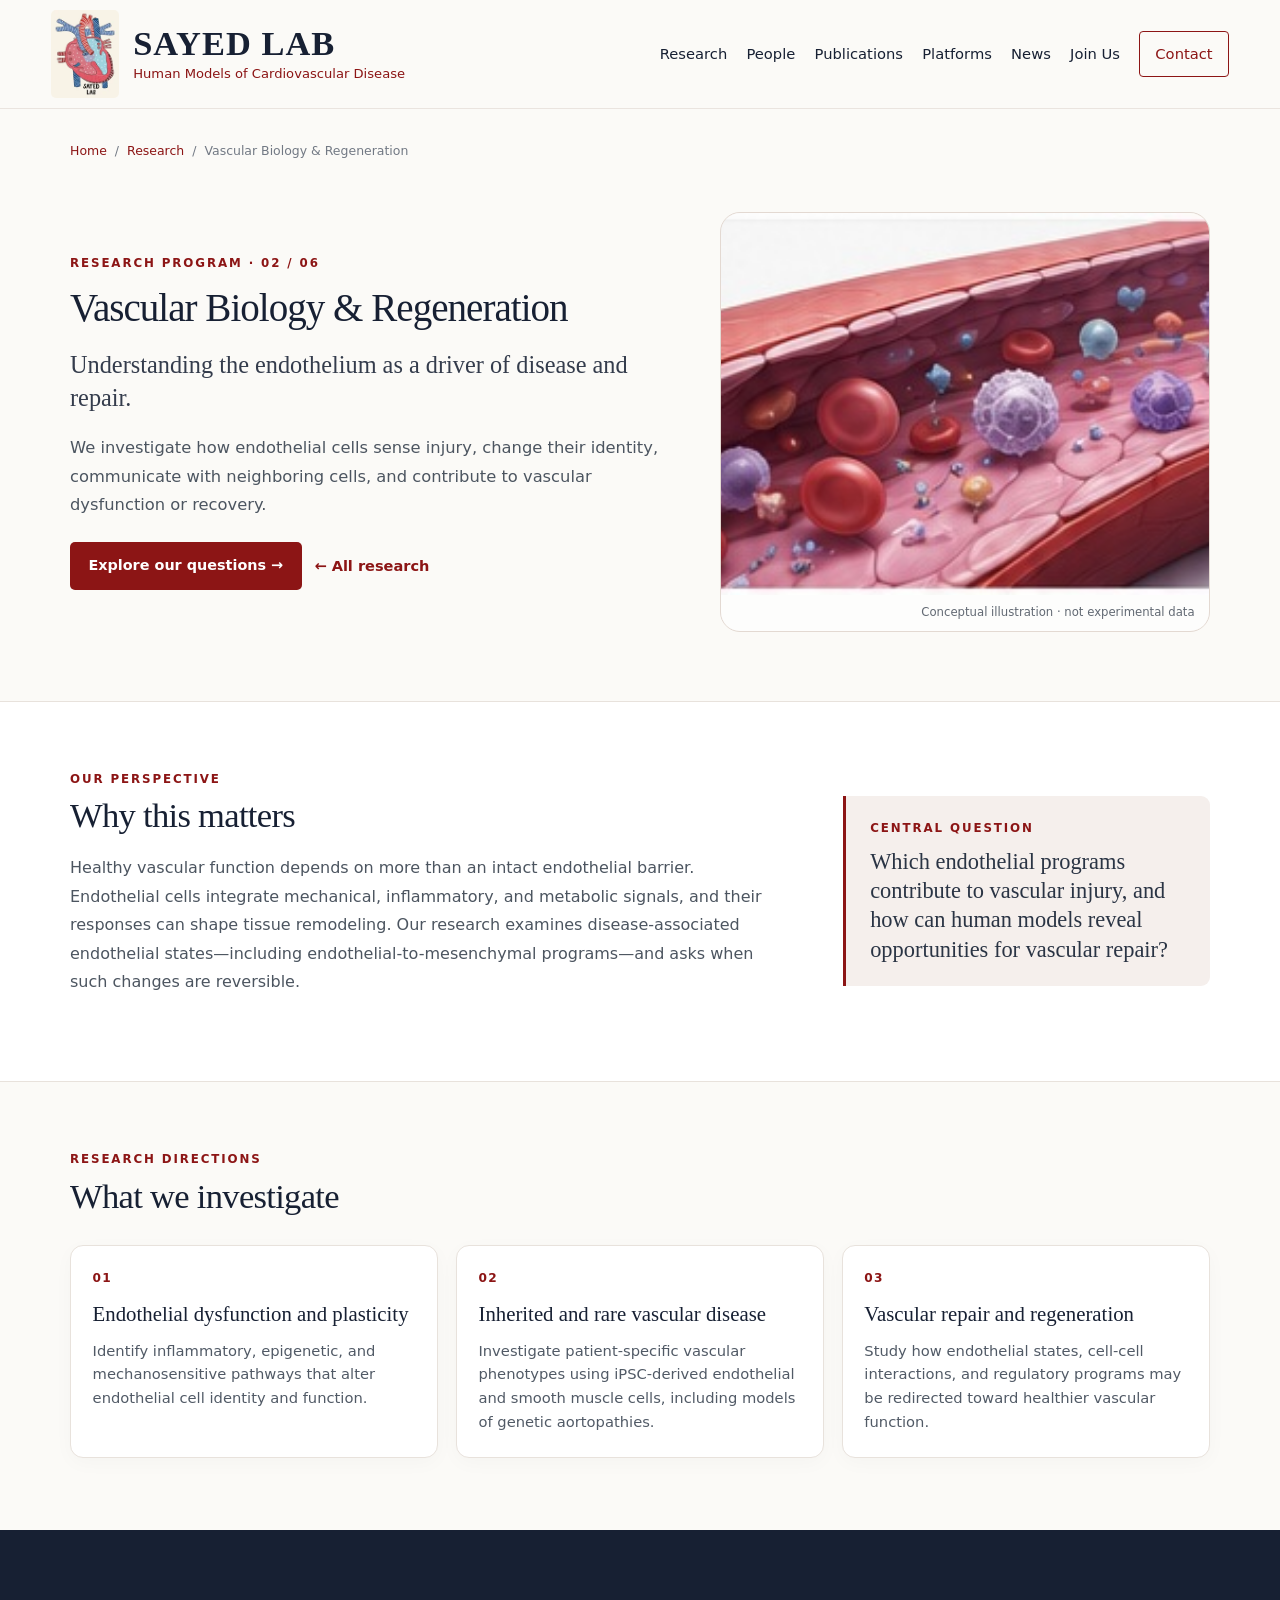
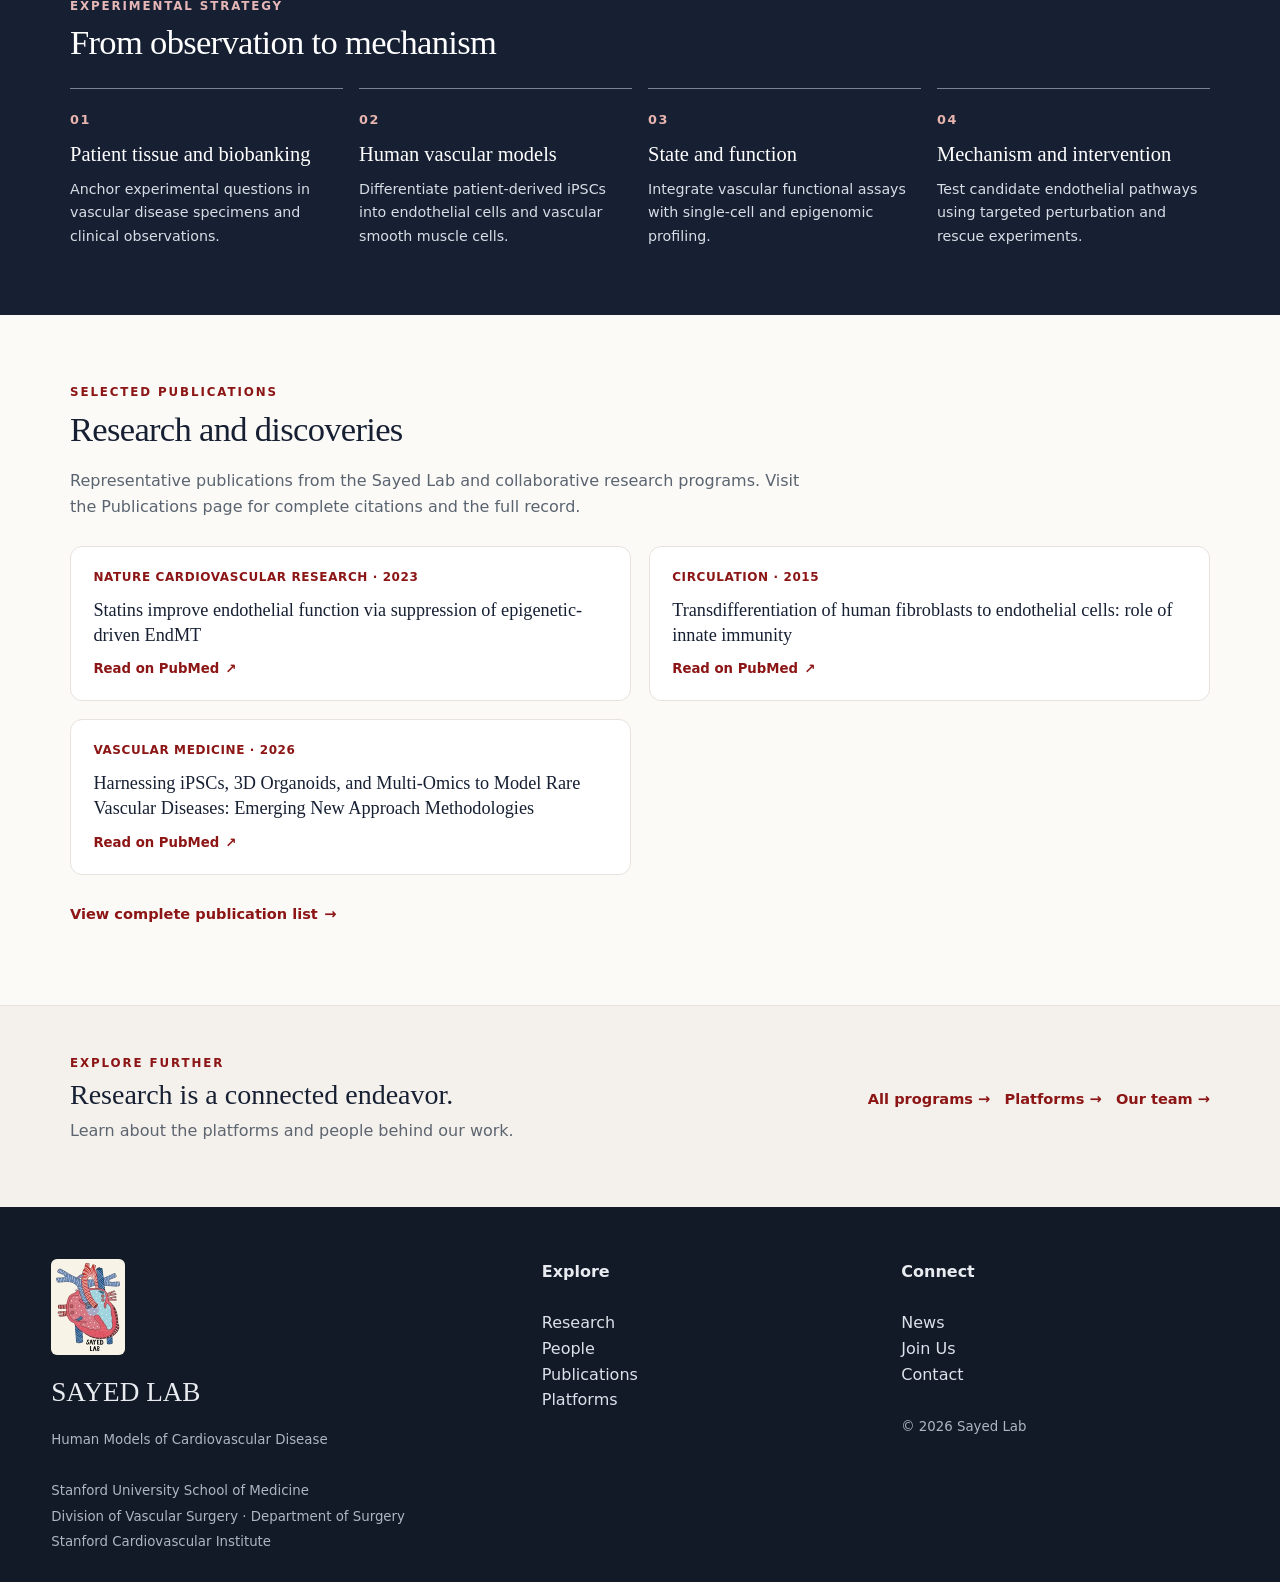
<file: vascular.html>
<!doctype html><html lang="en"><head><meta charset="utf-8"><meta name="viewport" content="width=device-width,initial-scale=1">
<title>Vascular Biology &amp; Regeneration | Sayed Lab</title><meta name="description" content="Vascular Biology & Regeneration research at the Sayed Lab, Stanford University.">
<link rel="stylesheet" href="styles.css?v=20261025-research-type">
<link rel="stylesheet" href="site-branding.css?v=20261025-brand3">
<link rel="stylesheet" href="program-pages.css?v=20261025-research-type"></head><body><header class="header">
  <div class="container nav">
    <a href="index.html" class="brand site-brand">
      <img class="site-logo" src="assets/sayed-lab-logo.webp" alt="" width="148" height="192">
      <strong>SAYED LAB</strong>
      <span>Human Models of Cardiovascular Disease</span>
    </a>
    <nav class="navlinks">
      <a href="research.html">Research</a>
      <a href="people.html">People</a>
      <a href="publications.html">Publications</a>
      <a href="platforms.html">Platforms</a>
      <a href="news.html">News</a>
      <a href="join.html">Join Us</a>
      <a class="contact-btn" href="contact.html">Contact</a>
    </nav>
    <button class="menu-btn" aria-label="Open menu">☰</button>
  </div>
</header>

<main class="rp-page" id="main-content">
  <div class="rp-shell"><nav class="rp-breadcrumb" aria-label="Breadcrumb"><a href="index.html">Home</a><span aria-hidden="true">/</span><a href="research.html">Research</a><span aria-hidden="true">/</span><span aria-current="page">Vascular Biology &amp; Regeneration</span></nav>
  <section class="rp-hero" aria-labelledby="rp-title"><div><div class="rp-eyebrow">Research program · 02 / 06</div><h1 id="rp-title">Vascular Biology &amp; Regeneration</h1><p class="rp-deck">Understanding the endothelium as a driver of disease and repair.</p><p class="rp-lead">We investigate how endothelial cells sense injury, change their identity, communicate with neighboring cells, and contribute to vascular dysfunction or recovery.</p><div class="rp-actions"><a class="rp-btn" href="#rp-focus">Explore our questions →</a><a class="rp-link" href="research.html">← All research</a></div></div>
  <figure class="rp-hero-figure"><img src="assets/research_vascular.jpg" alt="Conceptual illustration accompanying Vascular Biology &amp; Regeneration" loading="eager"><figcaption>Conceptual illustration · not experimental data</figcaption></figure></section></div>
  <section class="rp-intro" aria-labelledby="rp-why"><div class="rp-shell rp-intro-grid"><div><div class="rp-eyebrow">Our perspective</div><h2 id="rp-why">Why this matters</h2><p>Healthy vascular function depends on more than an intact endothelial barrier. Endothelial cells integrate mechanical, inflammatory, and metabolic signals, and their responses can shape tissue remodeling. Our research examines disease-associated endothelial states—including endothelial-to-mesenchymal programs—and asks when such changes are reversible.</p></div><aside class="rp-question"><div class="rp-eyebrow">Central question</div><h3>Which endothelial programs contribute to vascular injury, and how can human models reveal opportunities for vascular repair?</h3></aside></div></section>
  <section class="rp-topics" id="rp-focus" aria-labelledby="rp-focus-title"><div class="rp-shell"><div class="rp-eyebrow">Research directions</div><h2 id="rp-focus-title">What we investigate</h2><div class="rp-area-grid"><article class="rp-area"><div class="rp-index">01</div><h3>Endothelial dysfunction and plasticity</h3><p>Identify inflammatory, epigenetic, and mechanosensitive pathways that alter endothelial cell identity and function.</p></article>
<article class="rp-area"><div class="rp-index">02</div><h3>Inherited and rare vascular disease</h3><p>Investigate patient-specific vascular phenotypes using iPSC-derived endothelial and smooth muscle cells, including models of genetic aortopathies.</p></article>
<article class="rp-area"><div class="rp-index">03</div><h3>Vascular repair and regeneration</h3><p>Study how endothelial states, cell-cell interactions, and regulatory programs may be redirected toward healthier vascular function.</p></article></div></div></section>
  <section class="rp-method" aria-labelledby="rp-method-title"><div class="rp-shell"><div class="rp-eyebrow">Experimental strategy</div><h2 id="rp-method-title">From observation to mechanism</h2><div class="rp-step-grid"><article class="rp-step"><span>01</span><h3>Patient tissue and biobanking</h3><p>Anchor experimental questions in vascular disease specimens and clinical observations.</p></article>
<article class="rp-step"><span>02</span><h3>Human vascular models</h3><p>Differentiate patient-derived iPSCs into endothelial cells and vascular smooth muscle cells.</p></article>
<article class="rp-step"><span>03</span><h3>State and function</h3><p>Integrate vascular functional assays with single-cell and epigenomic profiling.</p></article>
<article class="rp-step"><span>04</span><h3>Mechanism and intervention</h3><p>Test candidate endothelial pathways using targeted perturbation and rescue experiments.</p></article></div></div></section>
  <section class="rp-publications" aria-labelledby="rp-pubs-title"><div class="rp-shell"><div class="rp-eyebrow">Selected publications</div><h2 id="rp-pubs-title">Research and discoveries</h2><p class="rp-description">Representative publications from the Sayed Lab and collaborative research programs. Visit the Publications page for complete citations and the full record.</p><div class="rp-pub-list"><article class="rp-pub"><div class="rp-pub-journal">Nature Cardiovascular Research · 2023</div><h3>Statins improve endothelial function via suppression of epigenetic-driven EndMT</h3><a class="rp-link" href="https://pubmed.ncbi.nlm.nih.gov/37693816/" target="_blank" rel="noopener noreferrer">Read on PubMed <span aria-hidden="true">↗</span></a></article>
<article class="rp-pub"><div class="rp-pub-journal">Circulation · 2015</div><h3>Transdifferentiation of human fibroblasts to endothelial cells: role of innate immunity</h3><a class="rp-link" href="https://pubmed.ncbi.nlm.nih.gov/25359165/" target="_blank" rel="noopener noreferrer">Read on PubMed <span aria-hidden="true">↗</span></a></article>
<article class="rp-pub"><div class="rp-pub-journal">Vascular Medicine · 2026</div><h3>Harnessing iPSCs, 3D Organoids, and Multi-Omics to Model Rare Vascular Diseases: Emerging New Approach Methodologies</h3><a class="rp-link" href="https://pubmed.ncbi.nlm.nih.gov/?term=%22Harnessing+iPSCs%2C+3D+Organoids%2C+and+Multi-Omics+to+Model+Rare+Vascular+Diseases%3A+Emerging+New+Approach+Methodologies%22" target="_blank" rel="noopener noreferrer">Read on PubMed <span aria-hidden="true">↗</span></a></article></div><a class="rp-link" href="publications.html">View complete publication list <span aria-hidden="true">→</span></a></div></section>
  <section class="rp-foot" aria-label="Explore more"><div class="rp-shell rp-foot-inner"><div><div class="rp-eyebrow">Explore further</div><h2>Research is a connected endeavor.</h2><p>Learn about the platforms and people behind our work.</p></div><div class="rp-foot-actions"><a class="rp-link" href="research.html">All programs →</a><a class="rp-link" href="platforms.html">Platforms →</a><a class="rp-link" href="people.html">Our team →</a></div></div></section>
</main><footer class="footer">
  <div class="container footer-grid">
    <div>
      <div class="serif" style="font-size:1.7rem;margin-bottom:.7rem">SAYED LAB</div>
      <small>Human Models of Cardiovascular Disease</small><br><br>
      <small>Stanford University School of Medicine<br>
      Division of Vascular Surgery · Department of Surgery<br>
      Stanford Cardiovascular Institute</small>
    </div>
    <div>
      <strong>Explore</strong><br><br>
      <a href="research.html">Research</a><br>
      <a href="people.html">People</a><br>
      <a href="publications.html">Publications</a><br>
      <a href="platforms.html">Platforms</a>
    </div>
    <div>
      <strong>Connect</strong><br><br>
      <a href="news.html">News</a><br>
      <a href="join.html">Join Us</a><br>
      <a href="contact.html">Contact</a><br><br>
      <small>© 2026 Sayed Lab</small>
    </div>
  </div>
</footer>
<script src="script.js"></script></body></html>
</file>
<file: styles.css>
:root{
  --cardinal:#8C1515;
  --cardinal-dark:#651014;
  --ink:#172033;
  --muted:#5e6672;
  --paper:#fbfaf7;
  --line:#e8e2dc;
  --soft:#f5f1ed;
  --white:#ffffff;
  --shadow:0 12px 30px rgba(23,32,51,.08);
}
*{box-sizing:border-box}
html{scroll-behavior:smooth}
body{
  margin:0;
  font-family:Inter, ui-sans-serif, system-ui, -apple-system, BlinkMacSystemFont, "Segoe UI", sans-serif;
  color:var(--ink);
  background:var(--paper);
  line-height:1.6;
}
img{max-width:100%;display:block}
a{color:inherit;text-decoration:none}
.container{width:min(1180px,92vw);margin:0 auto}
.serif{font-family:Georgia, "Times New Roman", serif}
.eyebrow{
  color:var(--cardinal);font-weight:700;letter-spacing:.13em;
  text-transform:uppercase;font-size:.78rem
}
.header{
  position:sticky;top:0;z-index:50;background:rgba(251,250,247,.94);
  backdrop-filter:blur(12px);border-bottom:1px solid rgba(232,226,220,.9)
}
.nav{display:flex;align-items:center;justify-content:space-between;gap:2rem;padding:18px 0}
.brand{display:flex;flex-direction:column;line-height:1}
.brand strong{font:700 1.9rem/1 Georgia,serif;letter-spacing:.03em}
.brand span{font-size:.78rem;color:var(--cardinal);margin-top:.4rem}
.navlinks{display:flex;gap:1.55rem;align-items:center;font-size:.92rem}
.navlinks a:hover{color:var(--cardinal)}
.contact-btn{border:1px solid var(--cardinal);padding:.65rem .95rem;border-radius:4px;color:var(--cardinal)}
.menu-btn{display:none;border:0;background:none;font-size:1.5rem}
.hero{
  min-height:690px;display:grid;grid-template-columns:1.02fr .98fr;
  border-bottom:1px solid var(--line)
}
.hero-copy{
  padding:78px max(4vw,calc((100vw - 1180px)/2)) 70px max(4vw,calc((100vw - 1180px)/2));
  display:flex;flex-direction:column;justify-content:center;background:linear-gradient(90deg,#fbfaf7 80%,rgba(251,250,247,.78))
}
.hero h1{font:500 clamp(3.2rem,5.6vw,6.2rem)/.99 Georgia,serif;margin:.55rem 0 1.4rem;letter-spacing:-.035em}
.hero p{max-width:660px;font-size:1.06rem;color:#373e49}
.hero-media{
  background:
    linear-gradient(90deg,rgba(251,250,247,.18),rgba(0,0,0,.12)),
    url("assets/hero_science.jpg") center/cover no-repeat;
  min-height:690px;
}
.actions{display:flex;gap:1rem;flex-wrap:wrap;margin-top:1.2rem}
.btn{display:inline-flex;align-items:center;gap:.65rem;padding:.92rem 1.15rem;border-radius:4px;font-weight:650}
.btn.primary{background:var(--cardinal);color:white}
.btn.secondary{border:1px solid var(--cardinal);color:var(--cardinal)}
section{padding:82px 0}
.section-title{font:500 clamp(2.2rem,3.4vw,3.7rem)/1.05 Georgia,serif;margin:.4rem 0 1rem}
.lead{font-size:1.15rem;color:var(--muted);max-width:820px}
.pipeline{
  display:grid;grid-template-columns:repeat(7,1fr);gap:.6rem;margin-top:2.3rem;
  align-items:stretch
}
.pipe-step{
  background:#fff;border:1px solid var(--line);padding:1.15rem;border-radius:14px;
  min-height:150px;box-shadow:0 6px 18px rgba(23,32,51,.04)
}
.pipe-step .num{color:var(--cardinal);font-weight:800;font-size:.78rem;letter-spacing:.08em}
.pipe-step h3{font:600 1.15rem/1.15 Georgia,serif;margin:.8rem 0 .4rem}
.pipe-step p{font-size:.86rem;color:var(--muted);margin:0}
.research-grid{display:grid;grid-template-columns:repeat(5,1fr);gap:1rem;margin-top:2rem}
.research-card{
  background:#fff;border:1px solid var(--line);border-radius:12px;overflow:hidden;
  transition:.25s ease;min-height:330px;display:flex;flex-direction:column
}
.research-card:hover{transform:translateY(-5px);box-shadow:var(--shadow)}
.research-visual{
  height:135px;background:
  radial-gradient(circle at 25% 35%, rgba(140,21,21,.75), transparent 22%),
  radial-gradient(circle at 70% 55%, rgba(40,88,133,.55), transparent 24%),
  linear-gradient(135deg,#1b2433,#51363c)
}
.research-card:nth-child(2) .research-visual{background:linear-gradient(135deg,#183e3a,#96b7a4)}
.research-card:nth-child(3) .research-visual{background:linear-gradient(135deg,#47215e,#bb77c7)}
.research-card:nth-child(4) .research-visual{background:linear-gradient(135deg,#2d3b73,#6fc4d0)}
.research-card:nth-child(5) .research-visual{background:linear-gradient(135deg,#7b5a35,#d3b37b)}
.card-body{padding:1.1rem;display:flex;flex-direction:column;flex:1}
.card-body h3{font:600 1.35rem/1.1 Georgia,serif;margin:0 0 .7rem}
.card-body p{font-size:.9rem;color:var(--muted);margin-top:0}
.card-link{margin-top:auto;color:var(--cardinal);font-weight:700;font-size:.88rem}
.feature{
  background:var(--ink);color:white;padding:0;overflow:hidden
}
.feature .container{display:grid;grid-template-columns:1.05fr .95fr;min-height:520px}
.feature-copy{padding:80px 60px 70px 0;align-self:center}
.feature .eyebrow{color:#d8a5a5}
.feature h2{font:500 clamp(2.5rem,4.2vw,4.8rem)/1.03 Georgia,serif;margin:.5rem 0 1.4rem}
.feature p{color:#d8dde5;font-size:1.08rem}
.feature-art{
  background:
    radial-gradient(circle at 45% 45%,rgba(140,21,21,.9),transparent 18%),
    radial-gradient(circle at 60% 55%,rgba(79,144,157,.7),transparent 22%),
    radial-gradient(circle at 30% 65%,rgba(173,112,178,.6),transparent 17%),
    linear-gradient(135deg,#0d1421,#1c2a39);
}
.toolkit-grid{display:grid;grid-template-columns:repeat(4,1fr);gap:1rem;margin-top:2rem}
.tool{background:white;border:1px solid var(--line);border-radius:10px;padding:1.3rem}
.tool h3{font:600 1.2rem Georgia,serif;margin:.1rem 0 .5rem}
.pub-grid,.news-grid,.people-grid{display:grid;grid-template-columns:repeat(3,1fr);gap:1.15rem;margin-top:2rem}
.pub,.news,.person{
  background:#fff;border:1px solid var(--line);border-radius:12px;padding:1.35rem;
}
.pub .journal,.news .tag{color:var(--cardinal);text-transform:uppercase;letter-spacing:.08em;font-size:.75rem;font-weight:800}
.pub h3,.news h3,.person h3{font:600 1.32rem/1.2 Georgia,serif}
.pub p,.news p,.person p{color:var(--muted);font-size:.92rem}
.person-photo{
  height:220px;border-radius:9px;background:linear-gradient(135deg,#ebe4dd,#d8d0c8);
  display:flex;align-items:center;justify-content:center;font:700 3rem Georgia,serif;color:#8c7f75;
  margin-bottom:1rem
}
.join{background:var(--soft);border-top:1px solid var(--line);border-bottom:1px solid var(--line)}
.footer{background:#121927;color:#e8ebef;padding:52px 0 28px}
.footer-grid{display:grid;grid-template-columns:1.4fr 1fr 1fr;gap:2rem}
.footer small{color:#aeb6c2}
.footer a{color:#dce2ea}
.page-hero{padding:88px 0 48px;border-bottom:1px solid var(--line)}
.page-hero h1{font:500 clamp(3rem,5vw,5.4rem)/1 Georgia,serif;margin:.4rem 0 1rem}
.content-grid{display:grid;grid-template-columns:1fr 1fr;gap:2rem}
.content-card{background:#fff;border:1px solid var(--line);border-radius:12px;padding:1.4rem}
.content-card h2,.content-card h3{font-family:Georgia,serif}
.timeline{border-left:2px solid var(--line);padding-left:1.5rem}
.timeline-item{margin-bottom:2.1rem}
.timeline-item .date{color:var(--cardinal);font-weight:800;font-size:.82rem;letter-spacing:.07em}
.list-clean{padding-left:1.2rem}
.badge{display:inline-block;padding:.3rem .55rem;border-radius:999px;background:#f3e7e7;color:var(--cardinal);font-size:.76rem;font-weight:700;margin:.15rem .3rem .15rem 0}
@media(max-width:1000px){
  .navlinks{display:none}
  .menu-btn{display:block}
  .hero{grid-template-columns:1fr}
  .hero-media{min-height:380px}
  .pipeline{grid-template-columns:repeat(2,1fr)}
  .research-grid{grid-template-columns:repeat(2,1fr)}
  .feature .container{grid-template-columns:1fr}
  .feature-copy{padding:60px 0}
  .feature-art{min-height:300px}
  .toolkit-grid,.pub-grid,.news-grid,.people-grid{grid-template-columns:repeat(2,1fr)}
}
@media(max-width:650px){
  .hero-copy{padding:55px 5vw}
  .hero h1{font-size:3rem}
  .pipeline,.research-grid,.toolkit-grid,.pub-grid,.news-grid,.people-grid,.content-grid,.footer-grid{grid-template-columns:1fr}
  section{padding:58px 0}
}


.research-program-grid{
  display:grid;grid-template-columns:repeat(3,1fr);gap:1.25rem;margin-top:2.2rem
}
.program-card{
  background:#fff;border:1px solid var(--line);border-radius:14px;overflow:hidden;
  box-shadow:0 7px 22px rgba(23,32,51,.045);transition:.25s ease
}
.program-card:hover{transform:translateY(-5px);box-shadow:var(--shadow)}
.program-card img{width:100%;height:205px;object-fit:cover;background:#f4efeb}
.program-copy{padding:1.35rem}
.program-copy h2{font:600 1.48rem/1.13 Georgia,serif;margin:.1rem 0 .75rem;color:var(--cardinal-dark)}
.program-copy p{color:var(--muted);font-size:.94rem;margin:.25rem 0 1rem}
.program-copy .question{font-size:.86rem;color:#333b47;border-top:1px solid var(--line);padding-top:.9rem}
.program-copy a{color:var(--cardinal);font-weight:750;font-size:.88rem}
.aging-feature{
  display:grid;grid-template-columns:.85fr 1.15fr;background:#fff;border:1px solid var(--line);
  border-radius:14px;overflow:hidden;margin-top:1.25rem
}
.aging-feature img{width:100%;height:100%;min-height:280px;object-fit:cover}
.aging-feature .program-copy{padding:2rem}
.research-hero{
  background:linear-gradient(100deg,#111927 0%,#111927 43%,#243746 100%);
  color:#fff;padding:88px 0 68px
}
.research-hero .lead{color:#e1e6ec}
.approach-strip{
  background:#fff;border:1px solid var(--line);border-radius:14px;padding:1.5rem;
  display:grid;grid-template-columns:1.1fr 1.9fr;gap:2rem;align-items:center
}
.approach-flow{display:grid;grid-template-columns:repeat(5,1fr);gap:.6rem;text-align:center}
.approach-node{font-size:.83rem;color:var(--muted)}
.approach-icon{
  width:58px;height:58px;margin:0 auto .55rem;border:1px solid #d9b4b4;border-radius:50%;
  display:grid;place-items:center;color:var(--cardinal);font:700 1rem Georgia,serif
}
@media(max-width:900px){
  .research-program-grid{grid-template-columns:repeat(2,1fr)}
  .aging-feature,.approach-strip{grid-template-columns:1fr}
}
@media(max-width:650px){
  .research-program-grid,.approach-flow{grid-template-columns:1fr}
  .program-card img{height:220px}
}


/* --- Approved Research Page Design --- */
.approved-research-hero{
  min-height:625px;
  display:grid;
  grid-template-columns:1.05fr .95fr;
  border-bottom:1px solid var(--line);
  overflow:hidden;
  background:var(--paper);
}
.approved-research-hero .hero-left{
  padding:75px max(4vw,calc((100vw - 1180px)/2)) 70px max(4vw,calc((100vw - 1180px)/2));
  display:flex;
  flex-direction:column;
  justify-content:center;
  position:relative;
  z-index:2;
  background:linear-gradient(90deg,#fbfaf7 82%,rgba(251,250,247,.80));
}
.approved-research-hero h1{
  font:500 clamp(3.2rem,5.5vw,5.9rem)/1 Georgia,serif;
  margin:.6rem 0 1.3rem;
  letter-spacing:-.035em;
}
.approved-research-hero .hero-left p{
  max-width:620px;
  color:#343b47;
  font-size:1.05rem;
}
.approved-research-hero .hero-right{
  background:
    linear-gradient(90deg,rgba(251,250,247,.10),rgba(0,0,0,.08)),
    url("assets/research_hero.jpg") center/cover no-repeat;
  position:relative;
  min-height:625px;
}
.hero-callouts{
  position:absolute;
  right:4.5%;
  top:7%;
  display:flex;
  flex-direction:column;
  gap:22px;
  width:min(220px,40%);
}
.callout{
  display:grid;
  grid-template-columns:78px 1fr;
  gap:10px;
  align-items:center;
  color:#fff;
  text-shadow:0 1px 4px rgba(0,0,0,.35);
  font-size:.84rem;
}
.callout-circle{
  width:78px;height:78px;border-radius:50%;
  border:1px solid rgba(255,255,255,.85);
  background:rgba(12,21,33,.65);
  box-shadow:0 6px 18px rgba(0,0,0,.18);
  display:grid;place-items:center;
  overflow:hidden;
}
.callout-circle img{width:100%;height:100%;object-fit:cover}
.approved-pipeline{
  background:#fff;
  border-bottom:1px solid var(--line);
  padding:35px 0 30px;
}
.approved-pipeline h3{
  text-align:center;
  color:var(--cardinal);
  letter-spacing:.12em;
  text-transform:uppercase;
  font-size:.95rem;
  margin:0 0 1.4rem;
}
.approved-pipeline-grid{
  display:grid;
  grid-template-columns:repeat(7,1fr);
  gap:.3rem;
  align-items:start;
}
.pipeline-item{
  text-align:center;
  position:relative;
  padding:0 .3rem;
}
.pipeline-item:not(:last-child)::after{
  content:"→";
  position:absolute;
  right:-.16rem;
  top:40px;
  color:var(--cardinal);
  font-size:1.4rem;
  font-weight:700;
}
.pipeline-icon{
  width:92px;height:92px;
  border-radius:50%;
  margin:0 auto .7rem;
  border:1px solid var(--line);
  background:#faf7f3;
  display:grid;
  place-items:center;
  overflow:hidden;
}
.pipeline-icon img{width:100%;height:100%;object-fit:cover}
.pipeline-label{
  font-size:.79rem;
  line-height:1.25;
  font-weight:600;
}
.approved-research-section{
  padding:46px 0 70px;
  background:var(--paper);
}
.approved-research-grid{
  display:grid;
  grid-template-columns:repeat(3,1fr);
  gap:1.2rem;
  margin-top:1.5rem;
}
.approved-research-card{
  background:#fff;
  border:1px solid var(--line);
  border-radius:12px;
  overflow:hidden;
  min-height:100%;
  display:flex;
  flex-direction:column;
  box-shadow:0 8px 22px rgba(23,32,51,.04);
  transition:.25s ease;
}
.approved-research-card:hover{
  transform:translateY(-4px);
  box-shadow:var(--shadow);
}
.approved-research-card img{
  width:100%;
  height:220px;
  object-fit:cover;
  background:#f3efea;
}
.approved-research-card .body{
  padding:1.15rem 1.15rem 1.25rem;
  display:flex;
  flex-direction:column;
  flex:1;
}
.approved-research-card h3{
  font:600 1.45rem/1.08 Georgia,serif;
  color:var(--ink);
  margin:0 0 .7rem;
}
.approved-research-card p{
  color:var(--muted);
  font-size:.92rem;
  margin:0 0 1rem;
}
.approved-research-card a{
  margin-top:auto;
  color:var(--cardinal);
  font-weight:750;
  font-size:.88rem;
}
.approved-research-card.feature-aging{
  grid-column:span 3;
  display:grid;
  grid-template-columns:.8fr 1.2fr;
}
.approved-research-card.feature-aging img{
  height:100%;
  min-height:300px;
}
.approved-research-card.feature-aging .body{
  padding:1.7rem;
}
.approved-human-centered{
  padding:0 0 70px;
  background:var(--paper);
}
.human-card{
  background:#fff;
  border:1px solid var(--line);
  border-radius:12px;
  padding:1.35rem 1.5rem;
  display:grid;
  grid-template-columns:1.1fr 2fr;
  gap:1.4rem;
  align-items:center;
}
.human-card h3{
  font:600 1.3rem Georgia,serif;
  margin:.2rem 0 .5rem;
}
.human-card p{
  color:var(--muted);
  margin:.2rem 0;
}
.human-flow{
  display:grid;
  grid-template-columns:repeat(5,1fr);
  gap:.6rem;
}
.human-node{
  text-align:center;
  font-size:.77rem;
  color:var(--muted);
  position:relative;
}
.human-node:not(:last-child)::after{
  content:"→";
  position:absolute;
  top:23px;
  right:-.42rem;
  color:var(--cardinal);
  font-weight:700;
  font-size:1.05rem;
}
.human-node .circle{
  width:58px;height:58px;border-radius:50%;
  margin:0 auto .4rem;
  border:1px solid #d9b8b8;
  display:grid;place-items:center;
  color:var(--cardinal);
  font-weight:800;
  font-family:Georgia,serif;
}
@media(max-width:1000px){
  .approved-research-hero{grid-template-columns:1fr}
  .approved-research-hero .hero-right{min-height:380px}
  .approved-pipeline-grid{grid-template-columns:repeat(2,1fr);gap:1rem}
  .pipeline-item::after{display:none}
  .approved-research-grid{grid-template-columns:repeat(2,1fr)}
  .approved-research-card.feature-aging{grid-column:span 2}
  .human-card{grid-template-columns:1fr}
}
@media(max-width:650px){
  .approved-research-hero .hero-left{padding:52px 5vw}
  .approved-research-grid{grid-template-columns:1fr}
  .approved-research-card.feature-aging{grid-column:span 1;grid-template-columns:1fr}
  .approved-pipeline-grid{grid-template-columns:1fr}
  .human-flow{grid-template-columns:1fr}
  .human-node::after{display:none}
}


/* --- Approved Homepage Design --- */
.home-approved-hero{
  display:grid;
  grid-template-columns:1.02fr .98fr;
  min-height:635px;
  padding:0;
  border-bottom:1px solid var(--line);
  overflow:hidden;
}
.home-approved-hero .copy{
  padding:70px max(4vw,calc((100vw - 1180px)/2)) 60px max(4vw,calc((100vw - 1180px)/2));
  display:flex;flex-direction:column;justify-content:center;
  background:linear-gradient(90deg,#fbfaf7 83%,rgba(251,250,247,.8));
}
.home-approved-hero h1{
  font:500 clamp(3.15rem,5.55vw,6rem)/1 Georgia,serif;
  letter-spacing:-.035em;
  margin:.5rem 0 1.2rem;
}
.home-approved-hero .copy p{
  max-width:650px;
  font-size:1.05rem;
  color:#353c47;
}
.home-approved-hero .media{
  min-height:635px;
  background:
    linear-gradient(90deg,rgba(251,250,247,.08),rgba(0,0,0,.08)),
    url("assets/home_hero.jpg") center/cover no-repeat;
  position:relative;
}
.home-callouts{
  position:absolute;right:4%;top:5.5%;
  display:flex;flex-direction:column;gap:20px;width:min(215px,42%);
}
.home-callout{
  display:grid;grid-template-columns:74px 1fr;gap:9px;align-items:center;
  color:#fff;font-size:.83rem;text-shadow:0 1px 4px rgba(0,0,0,.4)
}
.home-callout .circle{
  width:74px;height:74px;border-radius:50%;overflow:hidden;
  border:1px solid rgba(255,255,255,.9);background:#122033
}
.home-callout img{width:100%;height:100%;object-fit:cover}
.home-pipeline{
  background:#fff;padding:30px 0 32px;border-bottom:1px solid var(--line)
}
.home-pipeline-title{
  text-align:center;color:var(--cardinal);font-weight:750;letter-spacing:.13em;
  text-transform:uppercase;font-size:.92rem;margin-bottom:1.15rem
}
.home-pipeline-grid{
  display:grid;grid-template-columns:repeat(7,1fr);gap:.3rem;align-items:start
}
.home-pipe{
  text-align:center;position:relative;padding:0 .2rem
}
.home-pipe:not(:last-child)::after{
  content:"→";position:absolute;right:-.14rem;top:48px;
  color:var(--cardinal);font-size:1.35rem;font-weight:700
}
.home-pipe .icon{
  width:100px;height:100px;margin:0 auto .55rem;border-radius:8px;
  overflow:hidden;background:#faf7f3
}
.home-pipe img{width:100%;height:100%;object-fit:contain}
.home-pipe .label{font-size:.78rem;font-weight:600;line-height:1.25}
.home-research{
  padding:42px 0 72px;background:var(--paper)
}
.home-research-grid{
  display:grid;grid-template-columns:repeat(5,1fr);gap:1rem;margin-top:1.15rem
}
.home-research-card{
  background:#fff;border:1px solid var(--line);border-radius:10px;overflow:hidden;
  box-shadow:0 7px 18px rgba(23,32,51,.04);display:flex;flex-direction:column
}
.home-research-card img{width:100%;height:180px;object-fit:cover}
.home-research-card .body{padding:1rem;display:flex;flex-direction:column;flex:1}
.home-research-card h3{font:600 1.24rem/1.1 Georgia,serif;margin:0 0 .65rem}
.home-research-card p{font-size:.87rem;color:var(--muted);margin:0 0 .9rem}
.home-research-card a{margin-top:auto;color:var(--cardinal);font-weight:750;font-size:.84rem}
@media(max-width:1000px){
  .home-approved-hero{grid-template-columns:1fr}
  .home-approved-hero .media{min-height:380px}
  .home-pipeline-grid{grid-template-columns:repeat(2,1fr);gap:1rem}
  .home-pipe::after{display:none}
  .home-research-grid{grid-template-columns:repeat(2,1fr)}
}
@media(max-width:650px){
  .home-approved-hero .copy{padding:50px 5vw}
  .home-pipeline-grid,.home-research-grid{grid-template-columns:1fr}
}


/* --- Research detail pages --- */
.topic-hero{padding:82px 0 55px;background:#fff;border-bottom:1px solid var(--line)}
.topic-hero .wrap{display:grid;grid-template-columns:1.1fr .9fr;gap:3rem;align-items:center}
.topic-hero h1{font:500 clamp(3rem,5vw,5.3rem)/1 Georgia,serif;margin:.5rem 0 1rem}
.topic-hero img{width:100%;height:360px;object-fit:cover;border-radius:14px}
.topic-section{padding:62px 0}
.topic-columns{display:grid;grid-template-columns:1.25fr .75fr;gap:3rem}
.topic-section h2{font:600 2rem/1.1 Georgia,serif;margin:.2rem 0 1rem}
.topic-section h3{font:600 1.3rem Georgia,serif}
.topic-sidebar{background:#fff;border:1px solid var(--line);border-radius:12px;padding:1.4rem;height:max-content}
.topic-points{display:grid;grid-template-columns:repeat(3,1fr);gap:1rem;margin-top:1.5rem}
.topic-point{background:#fff;border:1px solid var(--line);border-radius:10px;padding:1.2rem}
.topic-point strong{display:block;font-family:Georgia,serif;font-size:1.1rem;margin-bottom:.4rem}
.topic-cta{background:var(--ink);color:#fff;padding:50px 0}
.topic-cta p{color:#d8dde5}
@media(max-width:850px){.topic-hero .wrap,.topic-columns{grid-template-columns:1fr}.topic-points{grid-template-columns:1fr}}


/* --- People Page --- */
.people-hero{
  padding:82px 0 58px;
  background:linear-gradient(180deg,#fff 0%,#fbfaf7 100%);
  border-bottom:1px solid var(--line);
}
.people-hero h1{
  font:500 clamp(3rem,5vw,5.4rem)/1 Georgia,serif;
  margin:.45rem 0 1rem;
  letter-spacing:-.03em;
}
.pi-feature{
  display:grid;
  grid-template-columns:.85fr 1.15fr;
  gap:2.5rem;
  align-items:stretch;
  margin-bottom:3.2rem;
}
.pi-photo{
  position:relative;
  min-height:430px;
  border-radius:16px;
  background:
    linear-gradient(135deg,rgba(140,21,21,.08),rgba(23,32,51,.08)),
    #eee7e1;
  border:1px solid var(--line);
  display:flex;
  align-items:center;
  justify-content:center;
  font:700 6rem Georgia,serif;
  color:#9c8f85;
  overflow:hidden;
}
.pi-photo img{
  position:absolute;
  inset:0;
  width:100%;
  height:100%;
  object-fit:cover;
  object-position:center top;
}
.pi-copy{
  background:#fff;
  border:1px solid var(--line);
  border-radius:16px;
  padding:2rem;
}
.pi-copy h2{
  font:600 2.5rem/1.05 Georgia,serif;
  margin:.25rem 0 .5rem;
}
.pi-copy .role{
  color:var(--cardinal);
  font-weight:750;
  margin-bottom:1.25rem;
}
.pi-copy p{color:var(--muted)}
.people-grid{
  display:grid;
  grid-template-columns:repeat(3,1fr);
  gap:1.25rem;
}
.person-card{
  background:#fff;
  border:1px solid var(--line);
  border-radius:14px;
  overflow:hidden;
  box-shadow:0 8px 22px rgba(23,32,51,.045);
  transition:.25s ease;
}
.person-card:hover{
  transform:translateY(-4px);
  box-shadow:var(--shadow);
}
.person-headshot{
  height:260px;
  background:
    radial-gradient(circle at 50% 32%,rgba(140,21,21,.11),transparent 24%),
    linear-gradient(135deg,#eee8e2,#dcd3cb);
  display:flex;
  align-items:center;
  justify-content:center;
  font:700 3.6rem Georgia,serif;
  color:#988a80;
}
.person-card .body{padding:1.2rem}
.person-card h3{
  font:600 1.5rem/1.1 Georgia,serif;
  margin:.1rem 0 .4rem;
}
.person-card .title{
  color:var(--cardinal);
  font-weight:750;
  font-size:.92rem;
  margin-bottom:.7rem;
}
.person-card p{
  color:var(--muted);
  font-size:.91rem;
  margin:0;
}
.people-note{
  margin-top:3rem;
  background:var(--soft);
  border:1px solid var(--line);
  border-radius:14px;
  padding:1.5rem;
}
@media(max-width:950px){
  .pi-feature{grid-template-columns:1fr}
  .people-grid{grid-template-columns:repeat(2,1fr)}
}
@media(max-width:650px){
  .people-grid{grid-template-columns:1fr}
  .pi-photo{min-height:320px}
}

/* --- Publications by Year Page --- */
.publications-hero{padding:82px 0 55px;background:linear-gradient(180deg,#fff,#fbfaf7);border-bottom:1px solid var(--line)}
.publications-hero h1{font:500 clamp(3rem,5vw,5.4rem)/1 Georgia,serif;margin:.45rem 0 1rem;letter-spacing:-.03em}
.pub-year-nav{position:sticky;top:75px;z-index:20;background:rgba(251,250,247,.96);backdrop-filter:blur(10px);border-bottom:1px solid var(--line)}
.pub-year-nav .container{display:flex;gap:.55rem;flex-wrap:wrap;padding-top:.75rem;padding-bottom:.75rem}
.pub-year-nav a{padding:.42rem .7rem;border:1px solid var(--line);border-radius:999px;font-size:.83rem;background:#fff}
.pub-year-section{padding:52px 0 12px}
.pub-year-heading{display:flex;align-items:baseline;gap:1rem;border-bottom:2px solid var(--ink);padding-bottom:.65rem;margin-bottom:1rem}
.pub-year-heading h2{font:600 2.4rem Georgia,serif;margin:0}.pub-count{color:var(--muted);font-size:.88rem}
.pub-entry{display:grid;grid-template-columns:42px 1fr;gap:.7rem;padding:1rem 0;border-bottom:1px solid var(--line)}
.pub-num{color:var(--cardinal);font-weight:800;font-size:.85rem;padding-top:.15rem}.pub-entry p{margin:0;color:#343b47;font-size:.94rem}
.pre2019{background:var(--soft);margin-top:45px;padding:52px 0}

.pubmed-link{display:inline-block;margin-left:.55rem;color:var(--cardinal);font-weight:750;font-size:.82rem;white-space:nowrap}
.pubmed-link:hover{text-decoration:underline}

/* --- CV-only publications page --- */
.cvpub-hero{padding:82px 0 55px;background:linear-gradient(180deg,#fff,#fbfaf7);border-bottom:1px solid var(--line)}
.cvpub-hero h1{font:500 clamp(3rem,5vw,5.2rem)/1 Georgia,serif;margin:.45rem 0 1rem}
.cvpub-nav{position:sticky;top:75px;z-index:20;background:rgba(251,250,247,.96);border-bottom:1px solid var(--line)}
.cvpub-nav .container{display:flex;gap:.5rem;flex-wrap:wrap;padding:.75rem 0}
.cvpub-nav a{padding:.4rem .7rem;border:1px solid var(--line);border-radius:999px;background:#fff;font-size:.83rem}
.cvpub-section{padding:50px 0 10px}
.cvpub-section.alt{background:var(--soft)}
.cvpub-year{font:600 2.3rem Georgia,serif;border-bottom:2px solid var(--ink);padding-bottom:.6rem;margin:0 0 .8rem}
.cvpub-entry{display:grid;grid-template-columns:42px 1fr;gap:.8rem;padding:1rem 0;border-bottom:1px solid var(--line)}
.cvpub-num{color:var(--cardinal);font-weight:800;font-size:.84rem}
.cvpub-entry p{margin:0;color:#343b47;font-size:.94rem}

/* --- Publications parsed by CV year --- */
.cvyear-hero{padding:82px 0 55px;background:linear-gradient(180deg,#fff,#fbfaf7);border-bottom:1px solid var(--line)}
.cvyear-hero h1{font:500 clamp(3rem,5vw,5.2rem)/1 Georgia,serif;margin:.45rem 0 1rem}
.cvyear-nav{position:sticky;top:75px;z-index:20;background:rgba(251,250,247,.96);border-bottom:1px solid var(--line)}
.cvyear-nav .container{display:flex;gap:.5rem;flex-wrap:wrap;padding:.75rem 0}
.cvyear-nav a{padding:.4rem .7rem;border:1px solid var(--line);border-radius:999px;background:#fff;font-size:.83rem}
.cvyear-section{padding:50px 0 8px}
.cvyear-section.alt{background:var(--soft)}
.cvyear-heading{font:600 2.3rem Georgia,serif;border-bottom:2px solid var(--ink);padding-bottom:.6rem;margin:0 0 .8rem}
.cvyear-entry{display:grid;grid-template-columns:42px 1fr;gap:.8rem;padding:1rem 0;border-bottom:1px solid var(--line)}
.cvyear-num{color:var(--cardinal);font-weight:800;font-size:.84rem}
.cvyear-entry p{margin:0;color:#343b47;font-size:.94rem}

/* --- CV-year full citation publications --- */
.cvpub2-hero{padding:82px 0 55px;background:linear-gradient(180deg,#fff,#fbfaf7);border-bottom:1px solid var(--line)}
.cvpub2-hero h1{font:500 clamp(3rem,5vw,5.2rem)/1 Georgia,serif;margin:.45rem 0 1rem}
.cvpub2-nav{position:sticky;top:75px;z-index:20;background:rgba(251,250,247,.96);border-bottom:1px solid var(--line)}
.cvpub2-nav .container{display:flex;gap:.5rem;flex-wrap:wrap;padding:.75rem 0}
.cvpub2-nav a{padding:.4rem .7rem;border:1px solid var(--line);border-radius:999px;background:#fff;font-size:.83rem}
.cvpub2-section{padding:50px 0 10px}
.cvpub2-section.pre{background:var(--soft);margin-top:35px}
.cvpub2-year{display:flex;align-items:baseline;gap:.9rem;border-bottom:2px solid var(--ink);padding-bottom:.6rem;margin:0 0 .8rem}
.cvpub2-year h2{font:600 2.35rem Georgia,serif;margin:0}
.cvpub2-year span{color:var(--muted);font-size:.85rem}
.cvpub2-entry{display:grid;grid-template-columns:42px 1fr;gap:.8rem;padding:1rem 0;border-bottom:1px solid var(--line)}
.cvpub2-num{color:var(--cardinal);font-weight:800;font-size:.84rem}
.cvpub2-entry p{margin:0;color:#343b47;font-size:.95rem;line-height:1.6}

/* Publications: no counts or numbering */
.cvpub2-entry{display:block;padding:1rem 0;border-bottom:1px solid var(--line)}
.cvpub2-year{display:block}

/* PubMed citation links */
.cvpub2-entry .pubmed-button{
  display:inline-block;
  margin-left:.55rem;
  padding:.18rem .48rem;
  border:1px solid #d9b8b8;
  border-radius:999px;
  color:var(--cardinal);
  font-weight:750;
  font-size:.76rem;
  white-space:nowrap;
  vertical-align:baseline;
}
.cvpub2-entry .pubmed-button:hover{background:#f7eded;border-color:var(--cardinal)}

/* Unified portrait framing for PI and lab members */
.pi-photo, .person-headshot {
  aspect-ratio: 4 / 5;
  height: auto;
  min-height: 0;
  position: relative;
  overflow: hidden;
}
.pi-photo img.lab-portrait, .person-headshot img.lab-portrait {
  position: absolute;
  inset: 0;
  width: 100%;
  height: 100%;
  object-fit: cover;
  object-position: center center;
  display: block;
}

/* Click-to-flip lab portraits: same sizes and framing as existing photo cards */
.profile-flip {appearance:none;display:block;width:100%;padding:0;margin:0;border:0;background:transparent;color:inherit;text-align:inherit;cursor:pointer;font:inherit;perspective:1000px;aspect-ratio:4/5;}
.profile-flip:focus-visible {outline:3px solid var(--cardinal);outline-offset:3px;border-radius:8px;}
.flip-inner {position:relative;display:block;width:100%;height:100%;transform-style:preserve-3d;transition:transform .55s ease;}
.profile-flip.is-flipped .flip-inner {transform:rotateY(180deg);}
.profile-flip .flip-front,.profile-flip .flip-back {position:absolute;inset:0;width:100%;height:100%;backface-visibility:hidden;-webkit-backface-visibility:hidden;overflow:hidden;}
.profile-flip .flip-front {z-index:1;}
.profile-flip .flip-back {box-sizing:border-box;display:flex;flex-direction:column;justify-content:center;align-items:flex-start;gap:.7rem;padding:1.25rem;background:#f6efeb;color:var(--ink);border:1px solid #eadad2;border-radius:8px;transform:rotateY(180deg);}
.profile-flip .flip-back strong {font:600 clamp(1rem,1.5vw,1.3rem)/1.2 Georgia,serif;}
.profile-flip .flip-role {font-size:.79rem;color:var(--cardinal);font-weight:700;}
.profile-flip .flip-summary {font-size:clamp(.78rem,1vw,.94rem);line-height:1.45;overflow:auto;}
.profile-flip .flip-hint {font-size:.72rem;color:var(--cardinal);margin-top:.25rem;}
.profile-flip .flip-front::after {content:"Click for bio ↻";position:absolute;bottom:.65rem;right:.6rem;padding:.2rem .45rem;color:white;background:rgba(15,23,42,.7);border-radius:5px;font-size:.7rem;pointer-events:none;}
.pi-feature .pi-flip {align-self:start;}
.pi-feature .pi-flip .pi-photo {border:0;border-radius:12px;min-height:0;aspect-ratio:auto;}
.pi-feature .pi-flip .flip-back {padding:2rem;}
@media (prefers-reduced-motion:reduce) {.flip-inner {transition:none;}}

/* Readable click-to-reveal back sides for all lab portraits.
   Keeps the photograph visible until clicked; prevents browser 3D flip
   rendering from hiding text, including on mobile and Safari. */
.profile-flip .flip-inner,
.profile-flip.is-flipped .flip-inner {
  transform: none;
  transition: none;
}
.profile-flip .flip-front {
  display: block;
}
.profile-flip .flip-back {
  display: none;
  transform: none;
  backface-visibility: visible;
  -webkit-backface-visibility: visible;
  z-index: 2;
  justify-content: flex-start;
  overflow-y: auto;
  gap: .45rem;
  padding: .9rem;
}
.profile-flip.is-flipped .flip-front {
  display: none;
}
.profile-flip.is-flipped .flip-back {
  display: flex;
}
.profile-flip .flip-back strong {
  font-size: 1.05rem;
}
.profile-flip .flip-summary {
  display: block;
  font-size: .79rem;
  line-height: 1.4;
  overflow-y: auto;
  min-height: 0;
  flex: 1;
}
.profile-flip .flip-hint {
  margin-top: auto;
  flex: none;
}

/* People page typography refinement */
.people-hero h1 {
  font-size: clamp(3rem, 5vw, 5.4rem); /* preserve hero */
}
.pi-copy h2 {
  font-size: 2.125rem; /* 34px, down from 40px */
  line-height: 1.12;
}
.person-card h3 {
  font-size: 1.3125rem; /* 21px, down from 24px */
  line-height: 1.2;
}
.person-card .title {
  font-size: .875rem; /* 14px */
  line-height: 1.4;
}
.person-card .body p {
  font-size: .875rem; /* 14px */
  line-height: 1.55;
}

/* Research hero refinement: more restrained headline and image shifted left */
@media (min-width:1001px) {
  .approved-research-hero {
    grid-template-columns: 43% 57%;
  }
  .approved-research-hero .hero-left {
    padding-right: 1.2rem;
  }
  .approved-research-hero .hero-right {
    background-position: 42% center;
  }
}
.approved-research-hero h1 {
  font-family: Georgia, serif;
  font-size: clamp(2.5rem, 3.8vw, 3.9rem);
  font-weight: 500;
  line-height: 1.1;
  letter-spacing: -.025em;
}
@media (max-width:1000px) {
  .approved-research-hero h1 {
    font-size: clamp(2.25rem, 5vw, 3.5rem);
  }
}

/* Research hero: match supplied reference with continuous soft left-to-image fade */
@media (min-width:1001px) {
  .approved-research-hero {
    grid-template-columns: 43% 57%;
    background: #fbfaf7;
  }
  .approved-research-hero .hero-left {
    padding-left: max(32px, calc((100vw - 1180px) / 2));
    padding-right: 1.4rem;
    background: #fbfaf7;
  }
  .approved-research-hero .hero-left::after {
    content: "";
    position: absolute;
    top: 0;
    bottom: 0;
    left: 100%;
    width: min(180px, 16vw);
    background: linear-gradient(90deg, #fbfaf7 0%, rgba(251,250,247,.84) 30%, rgba(251,250,247,0) 100%);
    pointer-events: none;
  }
  .approved-research-hero .hero-right {
    background-position: 38% center;
  }
}
.approved-research-hero h1 {
  font-size: clamp(2.35rem, 3.55vw, 3.55rem);
  line-height: 1.13;
  letter-spacing: -.025em;
}
@media (max-width:1000px) {
  .approved-research-hero .hero-left::after { display: none; }
}

/* Unified site typography — match the refined Research landing page.
   The Research page itself and shared brand wordmark retain their approved styles. */
:root { --site-display-font: Georgia, "Times New Roman", serif; }
.hero h1,
.page-hero h1,
.people-hero h1,
.cvpub2-hero h1 {
  font-family:var(--site-display-font);
  font-size:clamp(2.1rem,3.05vw,3.05rem);
  font-weight:500;
  line-height:1.16;
  letter-spacing:-.025em;
}
.section-title,
.feature h2,
.topic-section h2,
.content-card h2 {
  font-family:var(--site-display-font);
  font-size:clamp(1.9rem,2.7vw,2.75rem);
  font-weight:500;
  line-height:1.14;
  letter-spacing:-.02em;
}
.card-body h3,
.tool h3,
.pub h3,
.news h3,
.person h3 {
  font-family:var(--site-display-font);
  font-size:clamp(1.3rem,1.55vw,1.42rem);
  font-weight:500;
  line-height:1.22;
  letter-spacing:-.01em;
}
.hero p,.lead,.feature p {line-height:1.75;}
.card-body p,.tool p,.news p,.person p {line-height:1.66;}
@media(max-width:720px) {
 .hero h1,.page-hero h1,.people-hero h1,.cvpub2-hero h1 {
   font-size:clamp(2rem,6vw,2.5rem);
 }
}

/* Publications: editorial type scale, aligned with the Research page. */
.cvpub2-hero {padding:65px 0 42px;}
.cvpub2-hero h1 {
  font:500 clamp(2.7rem,4.2vw,4rem)/1.12 Georgia,serif;
  letter-spacing:-.025em;
  margin:0;
}
.cvpub2-entry p {
  font-size:1.07rem;
  line-height:1.75;
}
@media(max-width:650px) {
  .cvpub2-hero {padding:45px 0 32px;}
  .cvpub2-entry p {font-size:1rem;line-height:1.7;}
}

/* Match the homepage hero typography to the approved Research page. */
.home-approved-hero h1 {
  font:500 clamp(2.1rem,3.05vw,3.05rem)/1.16 Georgia,serif;
  letter-spacing:-.025em;
}
@media(max-width:720px) {
 .home-approved-hero h1 {font-size:clamp(2rem,6vw,2.5rem);}
}

/* Brighten only Safa Sadat's uploaded PNG portrait without changing any other headshots. */
.people-grid .person-headshot img.lab-portrait[alt="Safa Sadat"] {
  filter: brightness(1.24) contrast(1.04);
}

/* Safa portrait only: closer crop while retaining the original uploaded JPEG. */
.people-grid .person-headshot img.lab-portrait[alt="Safa Sadat"] {
  object-fit:cover;
  object-position:center 35%;
  transform:scale(1.12);
  transform-origin:center 35%;
  filter:brightness(1.24) contrast(1.04);
}

/* Publications — eighteen uploaded journal covers in two balanced desktop rows of nine. */
.pub-cover-section{
  padding:34px 0 42px;
  background:#fbfaf7;
  border-bottom:1px solid var(--line);
}
.pub-cover-section h2{
  font:500 clamp(1.6rem,2.4vw,2.15rem)/1.2 Georgia,"Times New Roman",serif;
  letter-spacing:-.02em;
  margin:0 0 24px;
}
.pub-cover-gallery{
  display:grid;
  grid-template-columns:repeat(9,minmax(0,1fr));
  align-items:start;
  gap:clamp(8px,1vw,14px);
  overflow:visible;
  padding:0;
}
.pub-cover-gallery:focus-visible{
  outline:2px solid var(--cardinal);
  outline-offset:3px;
}
.pub-cover-item{
  display:flex;
  align-items:center;
  justify-content:center;
  min-width:0;
  line-height:0;
  transition:transform .2s ease;
}
.pub-cover-item img{
  display:block;
  width:100%;
  height:auto;
  max-width:100%;
  object-fit:initial;
  box-shadow:0 4px 12px rgba(26,35,48,.14);
  background:transparent;
}
.pub-cover-item:hover{transform:translateY(-4px);}
.pub-cover-item:focus-visible{outline:2px solid var(--cardinal);outline-offset:5px;}
@media(max-width:900px){
  .pub-cover-gallery{grid-template-columns:repeat(4,minmax(0,1fr));gap:18px;}
}
@media(max-width:500px){
  .pub-cover-section{padding:26px 0 30px;}
  .pub-cover-section h2{margin-bottom:18px;}
  .pub-cover-gallery{grid-template-columns:repeat(2,minmax(0,1fr));gap:18px 14px;}
}
@media(prefers-reduced-motion:reduce){.pub-cover-item{transition:none;}}
</file>
<file: site-branding.css>
/* Shared Sayed Lab identity. The original logo is displayed without cropping. */
.header .brand.site-brand {
  display:grid;grid-template-columns:68px auto;column-gap:14px;row-gap:5px;
  align-items:center;flex-shrink:0;line-height:1;
}
.header .site-brand .site-logo {
  grid-column:1;grid-row:1 / span 2;width:68px;height:auto;max-height:90px;
  object-fit:contain;border-radius:5px;display:block;margin:0;
}
.header .site-brand > strong {grid-column:2;grid-row:1;align-self:end;font-size:2.15rem;}
.header .site-brand > span {grid-column:2;grid-row:2;align-self:start;margin:0;font-size:.82rem;line-height:1.3;}
.footer .site-footer-logo {width:74px;height:auto;object-fit:contain;border-radius:6px;margin:0 0 1rem;}
.header .nav {gap:1.1rem;padding:10px 0;}
.header .navlinks {gap:1.2rem;}
.header .navlinks a[aria-current="page"] {color:var(--cardinal);text-decoration:underline;text-underline-offset:8px;}
.header .menu-btn {cursor:pointer;min-width:44px;min-height:44px;}
.header .brand:focus-visible,.header a:focus-visible,.menu-btn:focus-visible {outline:2px solid var(--cardinal);outline-offset:5px;}
@media(max-width:1240px) {
  .header .navlinks {display:none;position:absolute;top:100%;right:4vw;flex-direction:column;align-items:flex-start;gap:.8rem;background:var(--paper);padding:1.1rem;border:1px solid var(--line);border-radius:0 0 8px 8px;box-shadow:var(--shadow);min-width:200px;}
  .header .navlinks.is-open {display:flex;}
  .header .menu-btn {display:block;}
}
@media(min-width:1241px) {.header .navlinks {display:flex;}.header .menu-btn {display:none;}}
@media(max-width:520px) {
  .header .brand.site-brand {grid-template-columns:50px auto;column-gap:10px;}
  .header .site-brand .site-logo {width:50px;max-height:68px;}
  .header .site-brand > strong {font-size:1.65rem;}
  .header .site-brand > span {font-size:.68rem;max-width:240px;}
  .header .nav {gap:.5rem;}
}

/* Stable wordmark typography across all pages, including before JS loads. */
.header .site-brand > strong {
  font-family:Georgia, "Times New Roman", serif;
  font-weight:700;
  line-height:1;
  letter-spacing:.03em;
}
.header .site-brand > span {
  font-family:Inter,ui-sans-serif,system-ui,-apple-system,BlinkMacSystemFont,"Segoe UI",sans-serif;
  font-weight:400;
}
</file>
<file: program-pages.css>
/* Research program details — self-contained visual system */
.rp-page{background:#fbfaf7;color:var(--ink)}
.rp-shell{width:min(1140px,91vw);margin-inline:auto}
.rp-breadcrumb{display:flex;flex-wrap:wrap;gap:.5rem;align-items:center;font-size:.78rem;color:#727984;padding-top:2rem}
.rp-breadcrumb a{color:var(--cardinal);text-decoration:none}
.rp-breadcrumb a:hover{text-decoration:underline}
.rp-hero{display:grid;grid-template-columns:minmax(0,1.1fr) minmax(280px,.9fr);gap:clamp(1.75rem,4vw,4rem);align-items:center;padding:3.2rem 0 4.3rem}
.rp-eyebrow{font-size:.74rem;letter-spacing:.16em;text-transform:uppercase;font-weight:800;color:var(--cardinal)}
.rp-hero h1{font:500 clamp(2.75rem,4.6vw,4.65rem)/1.03 Georgia,serif;letter-spacing:-.037em;margin:.75rem 0 1.2rem}
.rp-deck{font:400 clamp(1.2rem,1.9vw,1.55rem)/1.35 Georgia,serif;color:#343c4c;margin:0 0 1.2rem}
.rp-lead{font-size:1.02rem;line-height:1.75;max-width:650px;color:#4c5560}
.rp-hero-figure{margin:0;position:relative;background:#eee8e3;border:1px solid #e3d9d2;border-radius:20px;overflow:hidden;min-height:330px;display:flex;flex-direction:column;justify-content:center}
.rp-hero-figure img{display:block;width:100%;height:auto;max-height:420px;object-fit:cover;aspect-ratio:1.28}
.rp-hero-figure figcaption{padding:.55rem .9rem;background:rgba(255,255,255,.9);font-size:.73rem;color:#626973;text-align:right}
.rp-hero .rp-actions{display:flex;gap:.8rem;flex-wrap:wrap;margin-top:1.35rem}
.rp-link{display:inline-flex;gap:.4rem;align-items:center;font-weight:700;font-size:.91rem;color:var(--cardinal);text-decoration:none}
.rp-link:hover{text-decoration:underline}
.rp-btn{display:inline-flex;align-items:center;justify-content:center;background:var(--cardinal);color:#fff;text-decoration:none;padding:.8rem 1.15rem;border-radius:5px;font-size:.9rem;font-weight:650}
.rp-btn:hover{background:var(--cardinal-dark)}
.rp-intro{padding:4.25rem 0;background:#fff;border-top:1px solid var(--line);border-bottom:1px solid var(--line)}
.rp-intro-grid{display:grid;grid-template-columns:minmax(0,1.45fr) minmax(260px,.75fr);gap:clamp(1.75rem,5vw,5rem)}
.rp-intro h2,.rp-topics h2,.rp-method h2,.rp-publications h2{font:500 clamp(2rem,3vw,2.9rem)/1.09 Georgia,serif;letter-spacing:-.02em;margin:.45rem 0 1.2rem}
.rp-intro p{line-height:1.78;color:#4c5560;font-size:1rem}
.rp-question{padding:1.4rem 1.5rem;background:#f5efec;border-left:3px solid var(--cardinal);border-radius:0 9px 9px 0;align-self:center}
.rp-question h3{font:500 1.4rem/1.3 Georgia,serif;margin:.6rem 0 0;color:#2a3444}
.rp-topics{padding:4.3rem 0 4.5rem}
.rp-area-grid{display:grid;grid-template-columns:repeat(3,minmax(0,1fr));gap:1.1rem;margin-top:1.8rem}
.rp-area{background:#fff;border:1px solid var(--line);border-radius:13px;padding:1.45rem 1.35rem;min-height:205px;box-shadow:0 5px 20px #16203307}
.rp-area .rp-index{font-size:.76rem;font-weight:800;letter-spacing:.1em;color:var(--cardinal)}
.rp-area h3{font:600 1.38rem/1.22 Georgia,serif;margin:.8rem 0 .75rem}
.rp-area p{color:#515a66;font-size:.92rem;line-height:1.62;margin:0}
.rp-method{padding:4.2rem 0;background:#172033;color:#fff}
.rp-method .rp-eyebrow{color:#e5b7b7}
.rp-method .rp-step-grid{display:grid;grid-template-columns:repeat(4,minmax(0,1fr));gap:1rem;margin-top:1.6rem}
.rp-method .rp-step{border-top:1px solid #778398;padding-top:1.05rem}
.rp-method .rp-step span{color:#e7b4ae;font-size:.8rem;font-weight:800;letter-spacing:.12em}
.rp-method .rp-step h3{font:500 1.28rem/1.23 Georgia,serif;margin:.65rem 0}
.rp-method .rp-step p{color:#d8dde5;font-size:.89rem;line-height:1.65;margin:0}
.rp-publications{padding:4.25rem 0 4.9rem}
.rp-publications .rp-description{color:#5a6470;max-width:740px}
.rp-pub-list{display:grid;grid-template-columns:repeat(2,minmax(0,1fr));gap:1.1rem;margin:1.65rem 0}
.rp-pub{background:#fff;border:1px solid var(--line);border-radius:12px;padding:1.3rem 1.4rem;display:flex;flex-direction:column;gap:.7rem}
.rp-pub-journal{color:var(--cardinal);font-size:.75rem;font-weight:800;letter-spacing:.05em;text-transform:uppercase}
.rp-pub h3{font:500 1.14rem/1.35 Georgia,serif;margin:0;flex:1}
.rp-pub .rp-link{font-size:.83rem}
.rp-foot{padding:3rem 0 4rem;border-top:1px solid var(--line);background:#f4f0ec}
.rp-foot-inner{display:flex;gap:2rem;align-items:center;justify-content:space-between;flex-wrap:wrap}
.rp-foot h2{font:500 1.75rem Georgia,serif;margin:.4rem 0}
.rp-foot p{margin:0;color:#5d6570}
.rp-foot-actions{display:flex;gap:.9rem;flex-wrap:wrap}
.rp-foot-actions .rp-link{white-space:nowrap}
@media(max-width:900px){
 .rp-hero{grid-template-columns:1fr;gap:1.6rem;padding:2.2rem 0 3rem}
 .rp-hero-figure{max-width:650px;width:100%;min-height:0}
 .rp-intro-grid{grid-template-columns:1fr}
 .rp-area-grid{grid-template-columns:repeat(2,minmax(0,1fr))}
 .rp-method .rp-step-grid{grid-template-columns:repeat(2,minmax(0,1fr))}
}
@media(max-width:620px){
 .rp-hero h1{font-size:clamp(2.4rem,9.5vw,3.2rem)}
 .rp-area-grid,.rp-pub-list,.rp-method .rp-step-grid{grid-template-columns:1fr}
 .rp-area{min-height:0}
 .rp-shell{width:min(90vw,540px)}
 .rp-intro,.rp-topics,.rp-method,.rp-publications{padding:3rem 0}
 .rp-hero-figure img{max-height:320px}
}

/* Match the main Research page's editorial type scale on all program pages. */
.rp-hero h1 {
  font:500 clamp(2.1rem,3.05vw,3.05rem)/1.16 Georgia,serif;
  letter-spacing:-.025em;
}
.rp-intro h2,.rp-topics h2,.rp-method h2,.rp-publications h2 {
  font:500 clamp(1.9rem,2.7vw,2.75rem)/1.14 Georgia,serif;
  letter-spacing:-.02em;
}
.rp-area h3,.rp-step h3 {
  font-family:Georgia,serif;
  font-size:clamp(1.3rem,1.55vw,1.42rem);
  font-weight:500;
  line-height:1.22;
}
@media(max-width:620px) {
 .rp-hero h1 {font-size:clamp(2rem,6vw,2.5rem);}
}
</file>
<file: news-page.css>
/* News & Highlights: shared editorial design */
.lab-news .news-page-hero{padding:70px 0 52px}
.lab-news .news-section{padding:66px 0}
.lab-news .news-section-heading{margin-bottom:28px}
.lab-news .news-section-heading h2{font:500 clamp(2rem,3vw,2.9rem)/1.15 Georgia,serif;letter-spacing:-.02em;margin:.35rem 0 .7rem}
.lab-news .news-section-heading p{color:var(--muted);margin:0}
.lab-news .news-feature{display:grid;grid-template-columns:minmax(0,.92fr) minmax(0,1.08fr);background:#fff;border:1px solid var(--line);border-radius:15px;overflow:hidden;box-shadow:0 8px 26px rgba(23,32,51,.045)}
.lab-news .news-feature-visual{min-height:330px;display:flex;align-items:flex-end;padding:24px;background:linear-gradient(145deg,#d8e0e2,#e9dcd6 60%,#e3e8e5);color:#64707b}
.lab-news .news-feature-visual span{font-size:.76rem;text-transform:uppercase;letter-spacing:.14em;font-weight:700}
.lab-news .news-feature-content{padding:clamp(28px,4vw,50px);display:flex;flex-direction:column;align-items:flex-start;justify-content:center}
.lab-news .news-meta{display:block;color:var(--cardinal);font-size:.78rem;font-weight:750;letter-spacing:.04em}
.lab-news .news-feature h3{font:500 clamp(1.65rem,2.5vw,2.4rem)/1.18 Georgia,serif;margin:14px 0 18px}
.lab-news .news-feature p,.lab-news .news-story p{color:#515a66;line-height:1.7;margin:0}
.lab-news .news-link{display:inline-block;margin-top:22px;color:var(--cardinal);font-weight:700;text-decoration:underline;text-underline-offset:4px}
.lab-news .news-achievements{background:#f5f1ed;border-block:1px solid var(--line)}
.lab-news .news-card-grid{display:grid;grid-template-columns:repeat(3,minmax(0,1fr));gap:18px}
.lab-news .news-story{background:#fff;border:1px solid var(--line);border-radius:12px;padding:25px;min-height:215px}
.lab-news .news-story h3{font:500 1.3rem/1.25 Georgia,serif;margin:13px 0 14px}
.lab-news .news-story p{font-size:.92rem}
.lab-news .news-photo-grid{display:grid;grid-template-columns:repeat(3,minmax(0,1fr));gap:18px}
.lab-news .news-photo-placeholder{min-height:235px;display:flex;flex-direction:column;align-items:center;justify-content:center;gap:10px;border:1px dashed #c9c0b8;border-radius:12px;background:#f5f3f0;color:#47515d;text-align:center;padding:18px;font-weight:650}
.lab-news .news-photo-placeholder small{font-size:.8rem;font-weight:400;color:#777e87}
.lab-news .news-photo-icon{font-size:2.1rem;color:#9a9ea4;line-height:1}
@media(max-width:900px){.lab-news .news-card-grid{grid-template-columns:repeat(2,minmax(0,1fr))}.lab-news .news-feature{grid-template-columns:1fr}.lab-news .news-feature-visual{min-height:240px}}
@media(max-width:620px){.lab-news .news-section{padding:45px 0}.lab-news .news-card-grid,.lab-news .news-photo-grid{grid-template-columns:1fr}.lab-news .news-story{min-height:0}.lab-news .news-photo-placeholder{min-height:180px}.lab-news .news-page-hero{padding:48px 0 34px}}

/* Featured publication: preserve the full graphical abstract, without cropping. */
.lab-news .news-feature-visual{
  background:#fff;
  padding:18px;
  min-height:330px;
  display:flex;
  align-items:center;
  justify-content:center;
}
.lab-news .news-feature-visual img{
  display:block;
  width:100%;
  height:auto;
  max-height:520px;
  object-fit:contain;
  object-position:center;
}
@media(max-width:900px){
 .lab-news .news-feature-visual{min-height:0;padding:16px;}
 .lab-news .news-feature-visual img{max-height:none;}
}

/* Featured News: journal title left-aligned with the graphical abstract. */
.lab-news .news-feature-visual{
  display:flex;
  flex-direction:column;
  align-items:stretch;
  justify-content:flex-start;
  gap:12px;
  padding:20px;
}
.lab-news .news-feature-visual .news-journal-heading{
  font:700 clamp(1.35rem,2.1vw,1.9rem)/1.15 Georgia,"Times New Roman",serif;
  color:var(--cardinal);
  margin:0;
  text-align:left;
}
.lab-news .news-feature-visual img{
  width:100%;
  max-height:none;
  height:auto;
  object-fit:contain;
  object-position:top left;
}
@media(max-width:900px){
 .lab-news .news-feature-visual{padding:16px;}
}

/* Year-organized Lab News & Achievements */
.lab-news .news-year-heading{
  display:flex;align-items:baseline;gap:16px;margin:0 0 24px;
  padding-bottom:12px;border-bottom:2px solid var(--ink);
}
.lab-news .news-year-heading h3{
  font:500 clamp(2rem,3vw,2.7rem)/1.1 Georgia,serif;margin:0;
}
.lab-news .news-year-heading span{color:var(--muted);font-size:.88rem;}
.lab-news .news-story{display:flex;flex-direction:column;}
.lab-news .news-story h3{font-size:1.27rem;line-height:1.27;}

/* Compact single-column, date-led 2026 achievements */
.lab-news .news-achievements .container{max-width:1000px}
.lab-news .news-achievements .news-card-grid{
  display:grid;grid-template-columns:minmax(0,1fr);gap:10px;
}
.lab-news .news-achievements .news-year-heading{margin-bottom:18px}
.lab-news .news-achievements .news-story{
  display:grid;grid-template-columns:78px minmax(0,1fr);
  align-items:center;gap:19px;min-height:0;padding:16px 20px;
  border-radius:9px;box-shadow:none;
}
.lab-news .news-story-date{
  display:flex;flex-direction:column;justify-content:center;align-items:flex-start;
  gap:2px;border-right:1px solid var(--line);align-self:stretch;
  color:var(--ink);font-weight:750;font-size:.87rem;letter-spacing:.04em;
}
.lab-news .news-story-date small{font-size:.78rem;font-weight:400;color:var(--muted)}
.lab-news .news-achievements .news-story .news-meta{
  font-size:.67rem;letter-spacing:.1em;text-transform:uppercase;line-height:1.3;
}
.lab-news .news-achievements .news-story h3{
  font:500 1.05rem/1.3 Georgia,serif;margin:5px 0 4px;
}
.lab-news .news-achievements .news-story p{
  font-size:.84rem;line-height:1.48;margin:0;
}
@media(max-width:620px){
 .lab-news .news-achievements .news-story{grid-template-columns:57px minmax(0,1fr);gap:12px;padding:13px 12px}
 .lab-news .news-achievements .news-story h3{font-size:1rem}
 .lab-news .news-achievements .news-story p{font-size:.8rem}
}
</file>
<file: platforms-flip.css>
/* Platforms: eight photo/diagram flip cards, based on the approved comparison. */
.platforms-gallery{padding:26px 0 72px;background:#fbfaf7}
.platforms-instruction{font-size:.89rem;color:#657081;margin:0 0 20px}
.platforms-grid{display:grid;grid-template-columns:repeat(4,minmax(0,1fr));gap:22px}
.platform-flip-card{appearance:none;border:0;background:transparent;text-align:left;padding:0;perspective:1200px;cursor:pointer;color:inherit;font:inherit;min-width:0;height:365px}
.platform-flip-inner{position:relative;display:block;width:100%;height:100%;transform-style:preserve-3d;transition:transform .55s cubic-bezier(.2,.65,.2,1)}
.platform-flip-card.is-flipped .platform-flip-inner{transform:rotateY(180deg)}
.platform-face{position:absolute;inset:0;display:flex;flex-direction:column;overflow:hidden;border:1px solid #e8e2dc;border-radius:9px;background:#fff;backface-visibility:hidden;-webkit-backface-visibility:hidden;box-shadow:0 7px 22px rgba(23,32,51,.045)}
.platform-back{transform:rotateY(180deg);background:#fffdfb}
.platform-tile{display:block;flex:0 0 150px;width:100%;background-color:#f1f1ef;background-image:url("assets/platforms_flip_sprite_crisp.webp");background-size:400% 400%;background-repeat:no-repeat}
.tile-0,.tile-4,.tile-8,.tile-12{background-position-x:0}
.tile-1,.tile-5,.tile-9,.tile-13{background-position-x:33.333333%}
.tile-2,.tile-6,.tile-10,.tile-14{background-position-x:66.666667%}
.tile-3,.tile-7,.tile-11,.tile-15{background-position-x:100%}
.tile-0,.tile-1,.tile-2,.tile-3{background-position-y:0}
.tile-4,.tile-5,.tile-6,.tile-7{background-position-y:33.333333%}
.tile-8,.tile-9,.tile-10,.tile-11{background-position-y:66.666667%}
.tile-12,.tile-13,.tile-14,.tile-15{background-position-y:100%}
.platform-copy{padding:16px 17px 17px;display:flex;flex-direction:column;flex:1}
.platform-name{display:block;font:500 1.28rem/1.19 Georgia,"Times New Roman",serif;letter-spacing:-.015em}
.platform-rule{display:block;width:40px;height:2px;background:#8c1515;margin:11px 0}
.platform-description{display:block;font-size:.89rem;line-height:1.48;color:#3e4859}
.platform-cue{display:flex;align-items:center;justify-content:space-between;gap:8px;margin-top:auto;padding-top:12px;font-size:.78rem;color:#687386}
.platform-cue span{font-size:1.35rem;color:#8c1515;line-height:1}
.platform-flip-card:focus-visible{outline:3px solid #8c1515;outline-offset:5px;border-radius:9px}
@media(hover:hover){.platform-flip-card:hover .platform-face{box-shadow:0 12px 28px rgba(23,32,51,.09)}}
@media(max-width:1100px){.platforms-grid{grid-template-columns:repeat(2,minmax(0,1fr))}.platform-flip-card{height:345px}}
@media(max-width:620px){.platforms-grid{grid-template-columns:1fr;gap:18px}.platform-flip-card{height:355px}.platform-tile{flex-basis:170px}.platform-name{font-size:1.3rem}}
@media(prefers-reduced-motion:reduce){.platform-flip-inner{transition:none}}

/* Approved crisp image layout: full 2:1 panels, no cover-cropping. */
.platforms-gallery {padding-top:22px;}
.platforms-grid {gap:18px;}
.platform-flip-card {height:355px;}
.platform-tile {
  flex:0 0 auto;
  width:100%;
  aspect-ratio:2/1;
  height:auto;
  background-color:#fff;
  background-size:400% 400%;
}
.platform-copy {padding:15px 16px 17px;}
.platform-name {font-size:1.18rem;line-height:1.2;}
.platform-description {font-size:.89rem;line-height:1.5;}
.platforms-instruction {margin:0 0 16px;}
@media(max-width:1100px) {
  .platform-flip-card {height:365px;}
}
@media(max-width:620px) {
  .platform-flip-card {height:380px;}
  .platform-tile {flex-basis:auto;}
}

/* Integrated Technologies: approved split hero with uploaded NAMs graphic. */
.platforms-split-hero{
  display:grid;grid-template-columns:minmax(0,51%) minmax(0,49%);
  min-height:500px;background:#fbfaf7;overflow:hidden;
}
.platforms-hero-copy{
  display:flex;flex-direction:column;justify-content:center;align-items:flex-start;
  padding:clamp(34px,5.5vw,90px) clamp(28px,4vw,76px) clamp(34px,5vw,76px)
    max(28px,calc((100vw - 1180px)/2));
}
.platforms-hero-copy h1{
  font:500 clamp(2.35rem,4.1vw,4.5rem)/1.08 Georgia,"Times New Roman",serif;
  letter-spacing:-.03em;color:var(--ink);margin:16px 0 22px;
}
.platforms-hero-copy h2{
  font-size:clamp(1.12rem,1.7vw,1.55rem);line-height:1.42;
  color:#657797;font-weight:650;margin:0 0 22px;
}
.platforms-hero-copy p{font-size:clamp(.99rem,1.15vw,1.12rem);line-height:1.75;color:#61718b;margin:0;}
.platforms-hero-rule{display:block;width:78px;height:4px;background:var(--cardinal);margin-top:25px;}
.platforms-hero-visual{
  display:flex;align-items:center;justify-content:center;
  background:#061423;min-width:0;
}
.platforms-hero-visual img{
  display:block;width:100%;height:100%;max-height:640px;
  object-fit:contain;object-position:center;
}
.platforms-section-intro{text-align:center;padding:40px 20px 10px;background:#fbfaf7;}
.platforms-section-intro h2{font:500 clamp(1.85rem,2.8vw,2.8rem)/1.18 Georgia,serif;margin:0 0 9px;}
.platforms-section-intro p{margin:0 auto;color:#657797;max-width:850px;line-height:1.55;}
@media(max-width:850px){
  .platforms-split-hero{grid-template-columns:1fr;}
  .platforms-hero-copy{padding:44px 28px 36px;}
  .platforms-hero-visual{min-height:360px;}
  .platforms-hero-visual img{max-height:540px;height:auto;}
}

/* Platforms hero: blend uploaded NAMs artwork behind the copy rather than splitting panels. */
.platforms-split-hero{
  position:relative;
  display:block;
  isolation:isolate;
  min-height:clamp(460px,43vw,650px);
  background:#f7fbff;
  overflow:hidden;
}
.platforms-hero-visual{
  position:absolute;inset:0;z-index:-1;
  display:block;background:#061423;
}
.platforms-hero-visual img{
  display:block;width:100%;height:100%;max-height:none;
  object-fit:cover;object-position:right center;
}
.platforms-split-hero::before{
  content:"";position:absolute;inset:0;z-index:0;pointer-events:none;
  background:linear-gradient(90deg,
    #f8fbff 0%,rgba(248,251,255,.99) 21%,
    rgba(248,251,255,.94) 35%,
    rgba(248,251,255,.74) 46%,
    rgba(248,251,255,.25) 58%,
    rgba(248,251,255,0) 73%);
}
.platforms-hero-copy{
  position:relative;z-index:1;width:min(62%,900px);
  min-height:clamp(460px,43vw,650px);
  padding:clamp(42px,6vw,92px) 18px clamp(42px,6vw,92px)
    max(28px,calc((100vw - 1180px)/2));
}
.platforms-hero-copy h1{font-size:clamp(2.35rem,3.7vw,4rem);}
.platforms-hero-copy h2,.platforms-hero-copy p{max-width:710px;}
@media(max-width:850px){
 .platforms-split-hero{min-height:690px;}
 .platforms-hero-copy{width:100%;min-height:0;padding:38px 26px 30px;}
 .platforms-hero-visual img{object-position:65% center;}
 .platforms-split-hero::before{
  background:linear-gradient(180deg,#f8fbff 0%,rgba(248,251,255,.98) 22%,rgba(248,251,255,.92) 38%,rgba(248,251,255,.2) 66%,rgba(248,251,255,0) 85%);
 }
}

/* Reduce the NAMs artwork scale while preserving its soft fade behind the text. */
.platforms-hero-visual{
  background:#061423;
}
.platforms-hero-visual img{
  width:66%;
  height:90%;
  max-height:560px;
  margin-left:auto;
  margin-right:2%;
  object-fit:contain;
  object-position:center;
}
.platforms-split-hero::before{
  background:linear-gradient(90deg,
    #f8fbff 0%,rgba(248,251,255,.99) 27%,
    rgba(248,251,255,.94) 40%,
    rgba(248,251,255,.65) 51%,
    rgba(248,251,255,.12) 64%,
    rgba(248,251,255,0) 77%);
}
@media(max-width:850px){
 .platforms-hero-visual img{
   width:88%;height:55%;max-height:none;
   margin:280px auto 0;object-fit:contain;
 }
 .platforms-split-hero::before{
   background:linear-gradient(180deg,#f8fbff 0%,rgba(248,251,255,.99) 29%,rgba(248,251,255,.9) 44%,rgba(248,251,255,.18) 70%,rgba(248,251,255,0) 90%);
 }
}

/* Fit NAMs artwork to the hero's full height, preserving the blend behind text. */
.platforms-hero-visual img{
  width:auto;
  height:100%;
  max-height:none;
  max-width:none;
  margin:0 0 0 auto;
  object-fit:contain;
  object-position:right center;
}
.platforms-split-hero::before{
  background:linear-gradient(90deg,
    #f8fbff 0%,rgba(248,251,255,.99) 23%,
    rgba(248,251,255,.93) 37%,
    rgba(248,251,255,.67) 48%,
    rgba(248,251,255,.2) 61%,
    rgba(248,251,255,0) 75%);
}
@media(max-width:850px){
 .platforms-hero-visual img{
   width:auto;
   height:65%;
   max-width:100%;
   max-height:none;
   margin:240px auto 0;
   object-fit:contain;
   object-position:center;
 }
 .platforms-split-hero::before{
   background:linear-gradient(180deg,#f8fbff 0%,rgba(248,251,255,.99) 27%,rgba(248,251,255,.86) 44%,rgba(248,251,255,.12) 74%,rgba(248,251,255,0) 94%);
 }
}

/* Final hero adjustment: retain full-height NAMs graphic; protect headline and copy. */
.platforms-split-hero::before{
  background:linear-gradient(90deg,
    #f8fbff 0%,
    rgba(248,251,255,.99) 19%,
    rgba(248,251,255,.97) 30%,
    rgba(248,251,255,.86) 39%,
    rgba(248,251,255,.61) 48%,
    rgba(248,251,255,.2) 59%,
    rgba(248,251,255,0) 73%);
}
.platforms-hero-copy{width:min(61%,900px);}
@media(max-width:850px){
 .platforms-hero-copy{width:100%;}
 .platforms-split-hero::before{
   background:linear-gradient(180deg,#f8fbff 0%,rgba(248,251,255,.99) 31%,rgba(248,251,255,.9) 46%,rgba(248,251,255,.18) 74%,rgba(248,251,255,0) 94%);
 }
}

/* Shift the existing full-height NAMs image toward the text without resizing it. */
@media(min-width:851px){
 .platforms-hero-visual img{
   position:relative;
   left:-7%;
 }
}

/* Clean, text-led Platforms hero: remove the NAMs image and all overlay effects. */
.platforms-split-hero{
  display:block;min-height:0;isolation:auto;
  background:#fbfaf7;padding:0;overflow:visible;
}
.platforms-split-hero::before{content:none;display:none;}
.platforms-hero-copy{
  width:min(100%,1180px);min-height:0;
  margin:0 auto;
  padding:clamp(48px,6vw,90px) clamp(24px,4vw,56px);
}
.platforms-hero-copy h1{font-size:clamp(2.35rem,3.7vw,4rem);}
.platforms-hero-copy h2,.platforms-hero-copy p{max-width:850px;}
@media(max-width:850px){
 .platforms-split-hero{min-height:0;}
 .platforms-hero-copy{width:100%;min-height:0;padding:48px 26px;}
 .platforms-split-hero::before{content:none;display:none;}
}
</file>
